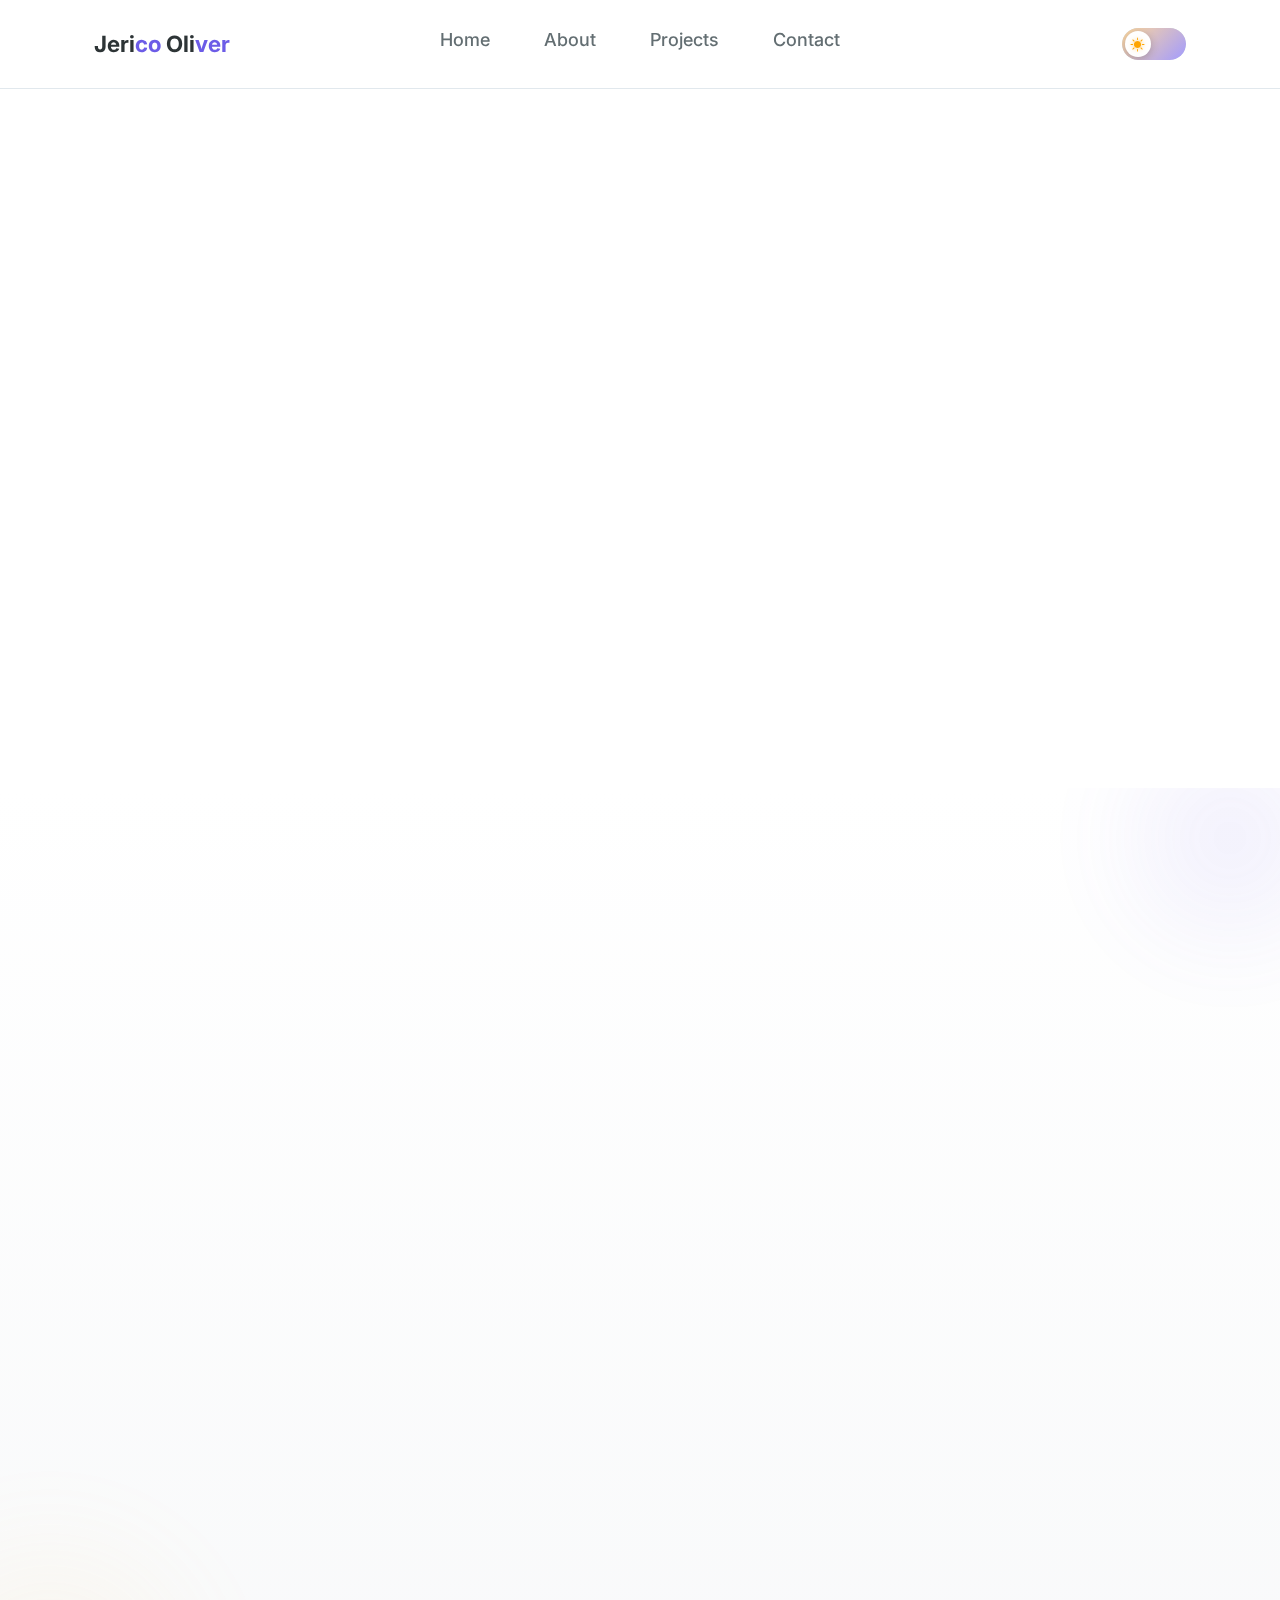
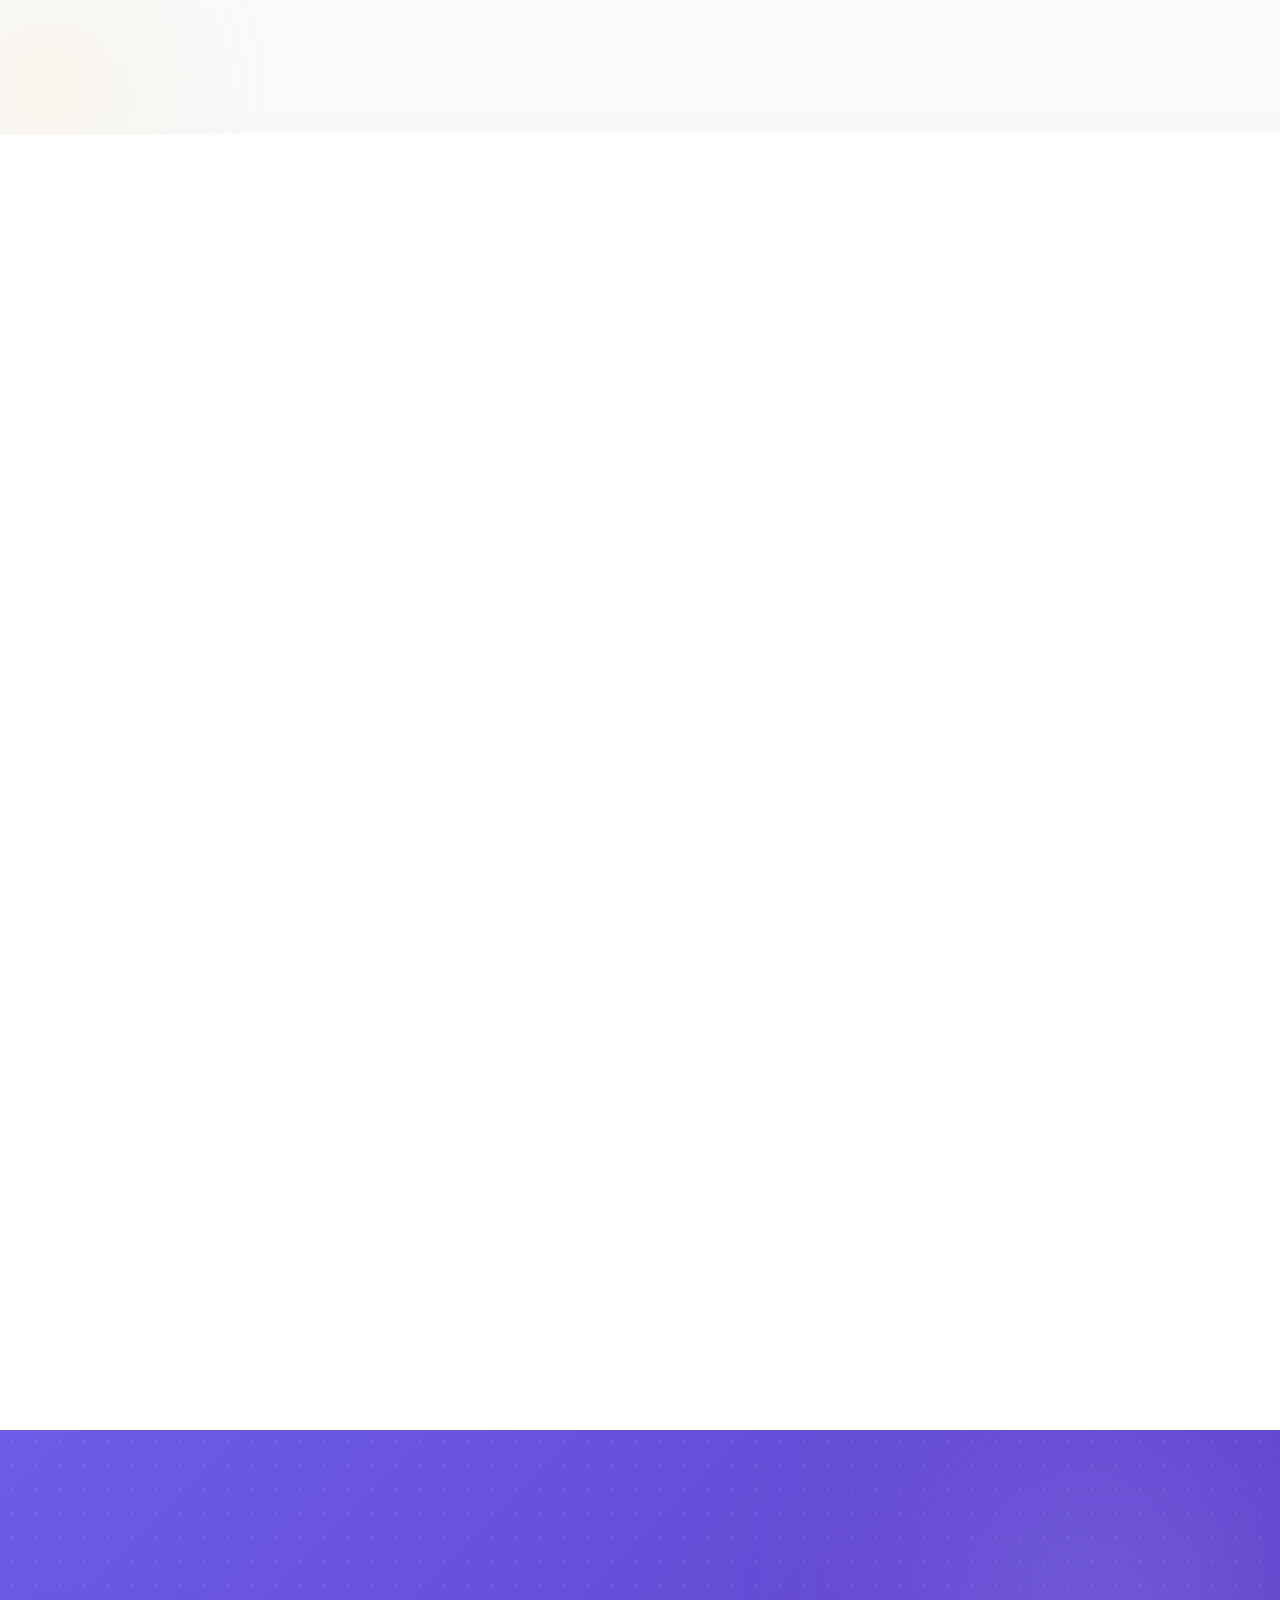
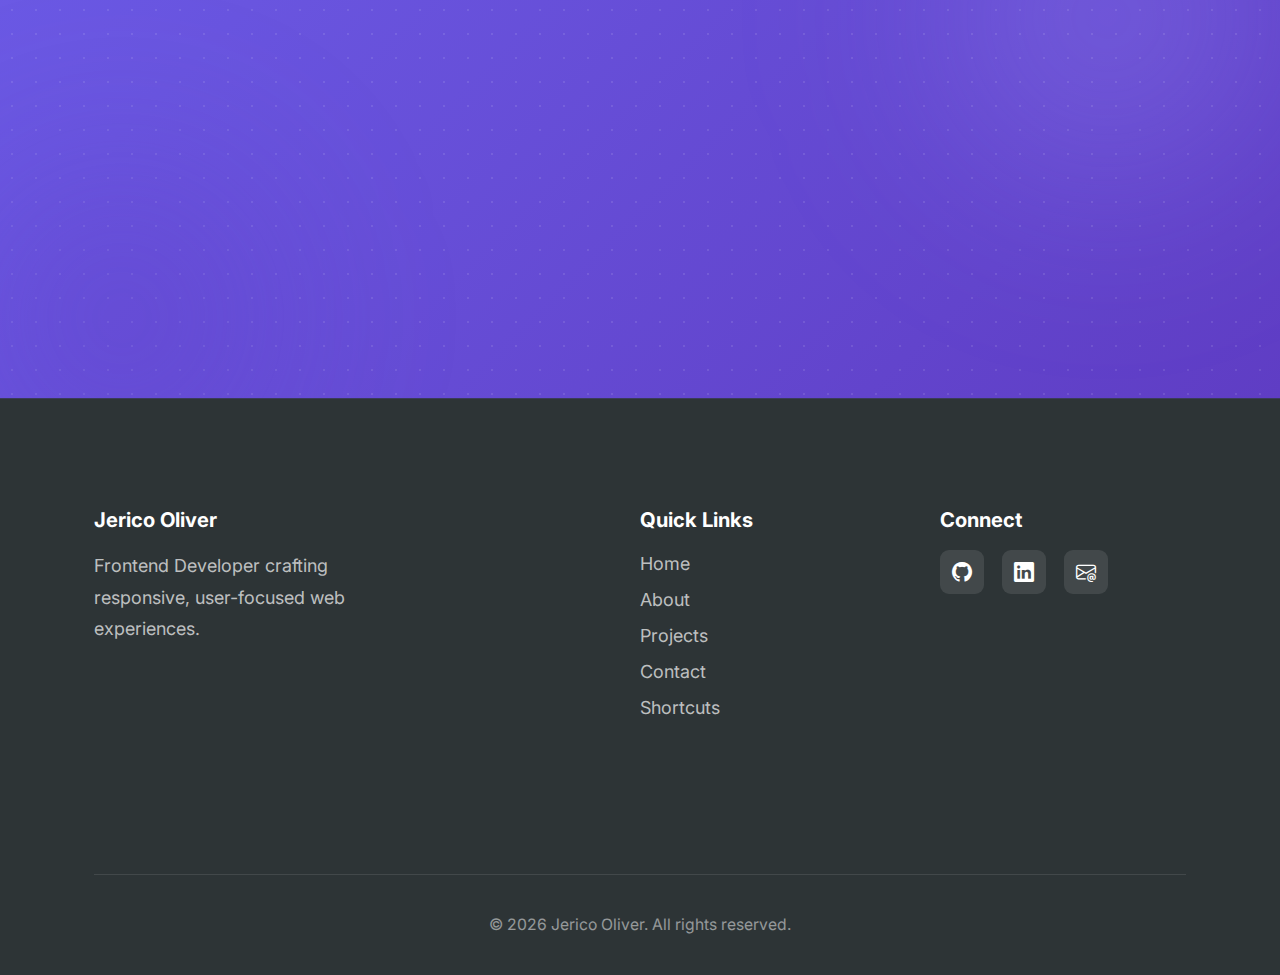
<file: index.html>
<!DOCTYPE html>
<html lang="en">

<head>
	<meta charset="UTF-8">
    <meta name="viewport" content="width=device-width, initial-scale=1.0">
    
    <!-- Primary Meta Tags -->
    <title>Jerico Oliver - Frontend Developer | React & JavaScript Portfolio</title>
    <meta name="title" content="Jerico Oliver - Frontend Developer | React & JavaScript Portfolio">
    <meta name="description" content="Freelance Frontend Developer crafting responsive, user-focused web experiences with React, JavaScript, and modern web technologies. Based in Tarlac City, Philippines. Available for projects.">
    <meta name="keywords" content="frontend developer, react developer, web developer, javascript developer, freelance web developer, portfolio, Jerico Oliver, Tarlac Philippines, web design, UI developer">
    <meta name="author" content="Jerico Oliver">
    <meta name="robots" content="index, follow">
    <meta name="language" content="English">
    <meta name="revisit-after" content="7 days">
    
    <!-- Open Graph / Facebook -->
    <meta property="og:type" content="website">
    <meta property="og:url" content="https://portfolio-hjco.vercel.app/">
    <meta property="og:site_name" content="Jerico Oliver Portfolio">
    <meta property="og:title" content="Jerico Oliver - Frontend Developer | React & JavaScript">
    <meta property="og:description" content="Freelance Frontend Developer specializing in React, JavaScript, and modern web applications. View my portfolio of projects and get in touch for your next project.">
    <meta property="og:image" content="https://portfolio-hjco.vercel.app/assets/img/og-image.jpg">
    <meta property="og:image:width" content="1200">
    <meta property="og:image:height" content="630">
    <meta property="og:image:alt" content="Jerico Oliver - Frontend Developer Portfolio">
    <meta property="og:locale" content="en_US">
    
    <!-- Twitter -->
    <meta name="twitter:card" content="summary_large_image">
    <meta name="twitter:url" content="https://portfolio-hjco.vercel.app/">
    <meta name="twitter:title" content="Jerico Oliver - Frontend Developer | React & JavaScript">
    <meta name="twitter:description" content="Freelance Frontend Developer crafting responsive, user-focused web experiences. View my portfolio and let's work together!">
    <meta name="twitter:image" content="https://portfolio-hjco.vercel.app/assets/img/og-image.jpg">
    <meta name="twitter:image:alt" content="Jerico Oliver Portfolio Preview">
    
    <!-- Canonical URL -->
    <link rel="canonical" href="https://portfolio-hjco.vercel.app/">
    
    <!-- Geo Tags -->
    <meta name="geo.region" content="PH-TAR">
    <meta name="geo.placename" content="Tarlac City">
    <meta name="geo.position" content="15.4817;120.5979">
    <meta name="ICBM" content="15.4817, 120.5979">

	<meta name="theme-color" content="#ffffff" media="(prefers-color-scheme: light)">
	<meta name="theme-color" content="#0f0f23" media="(prefers-color-scheme: dark)">

	<!-- Person Schema -->
	<script type="application/ld+json">
		{
			"@context": "https://schema.org",
			"@type": "Person",
			"name": "Jerico Oliver",
			"alternateName": "Hero Jerico Oliver",
			"jobTitle": "Frontend Developer",
			"description": "Freelance Frontend Developer specializing in React, JavaScript, and modern web applications. Based in Urdaneta City, Philippines.",
			"url": "https://portfolio-hjco.vercel.app/",
			"image": "https://portfolio-hjco.vercel.app/assets/img/me/home.png",
			"sameAs": [
				"https://github.com/jericho066",
				"https://www.linkedin.com/in/hero-jerico-oliver-0a5113389/",
				"https://www.facebook.com/hero.oliver.1/"
			],
			"knowsAbout": [
				"React",
				"JavaScript",
				"HTML",
				"CSS",
				"Frontend Development",
				"Web Development",
				"Responsive Design",
				"UI/UX Design",
				"Bootstrap",
				"Tailwind CSS",
				"Git",
				"Web Accessibility"
			],
			"knowsLanguage": [
				{
					"@type": "Language",
					"name": "English"
				},
				{
					"@type": "Language",
					"name": "Filipino"
				}
			],
			"address": {
				"@type": "PostalAddress",
				"addressLocality": "UrdanetaCity",
				"addressRegion": "Ilocos Region",
				"addressCountry": "PH"
			},
			"email": "oliverjerico97@gmail.com",
			"hasOccupation": {
				"@type": "Occupation",
				"name": "Frontend Developer",
				"occupationLocation": {
					"@type": "City",
					"name": "Urdaneta City"
				},
				"skills": "React, JavaScript, HTML, CSS, Bootstrap, Tailwind CSS, Git, Responsive Design"
			}
		}
	</script>

	<!-- WebSite schema for search box -->
	<script type="application/ld+json">
		{
			"@context": "https://schema.org",
			"@type": "WebSite",
			"name": "Jerico Oliver Portfolio",
			"alternateName": "Jerico Oliver - Frontend Developer",
			"url": "https://portfolio-hjco.vercel.app/",
			"description": "Professional portfolio showcasing frontend development projects, skills, and experience.",
			"author": {
				"@type": "Person",
				"name": "Jerico Oliver"
			},
			"inLanguage": "en-US",
			"copyrightYear": "2025",
			"copyrightHolder": {
				"@type": "Person",
				"name": "Jerico Oliver"
			}
		}
	</script>
	

	<link rel="icon" href="/assets/img/me/logo.png">
	<link rel="preload" as="image" href="/assets/img/me/home.png">
	<link rel="dns-prefetch" href="https://fonts.googleapis.com">

	<!-- Preconnect for performance -->
	<link rel="preconnect" href="https://fonts.googleapis.com">
	<link href="https://fonts.googleapis.com/css2?family=Inter:wght@400;500;600;700;900&display=swap" rel="stylesheet">
	<link rel="stylesheet" href="https://cdn.jsdelivr.net/npm/bootstrap-icons@1.11.3/font/bootstrap-icons.css">

	<!-- Stylesheets -->
	<link rel="stylesheet" href="/assets/css/base.css">
	<link rel="stylesheet" href="/assets/css/layout.css">
	<link rel="stylesheet" href="/assets/css/components.css">
	<link rel="stylesheet" href="/assets/css/utils.css">
</head>

<body>
	<div 
		id="announcer" 
		class="sr-only" 
		role="status" 
		aria-live="polite" 
		aria-atomic="true">
	</div>

	<a href="#featured-projects" class="skip-to-content">Skip to main content</a>
	<a href="#navigation" class="skip-to-content">Skip to navigation</a>

	<div id="header"></div>

	<!-- Main Content -->
	<main id="main-content">
		<!-- Hero Section -->
		<section class="hero">
			<div class="container">
				<div class="grid md:grid-cols-2 gap-2xl items-center">
					<!-- Hero Content -->
					<div class="hero-content" data-animate>
						<p class="text-lg text-purple font-medium mb-md">Hi, I'm Jerico Oliver</p>

						

						<h1 class="hero-title accent-line-top">
							<!-- Static part -->
							<span class="hero-title-static">I'm a</span>
							
							<!-- Animated rotating text -->
							<span class="hero-title-animated">
								<span class="hero-text-item active">Frontend Developer</span>
								<span class="hero-text-item">BSIT Student</span>
								<span class="hero-text-item">Freelancer</span>
								<span class="hero-text-item">Problem Solver</span>
								<span class="hero-text-item">UI/UX Enthusiast</span>
							</span>
						</h1>

						<p class="hero-subtitle">
							I build responsive, user-focused web applications with modern technologies.
							Turning ideas into clean, performant code that delights users.
						</p>


						<!-- Social Links -->
						<div class="hero-social-links">
							<a 
								href="https://www.facebook.com/hero.oliver.1/" 
								target="_blank" 
								rel="noopener noreferrer" 
								class="hero-social-link"
								aria-label="Facebook profile (opens in new tab)"
							>
								<i class="bi bi-facebook" aria-hidden="true"></i>
							</a>

							<a 
								href="https://www.linkedin.com/in/hero-jerico-oliver-0a5113389/" 
								target="_blank" 
								rel="noopener noreferrer" 
								class="hero-social-link"
								aria-label="LinkedIn profile (opens in new tab)"
							>
								<i class="bi bi-linkedin" aria-hidden="true"></i>
							</a>

							<a 
								href="https://github.com/jericho066" 
								target="_blank" 
								rel="noopener noreferrer" 
								class="hero-social-link"
								aria-label="GitHub profile (opens in new tab)"
							>
								<i class="bi bi-github" aria-hidden="true"></i>
							</a>

							<a 
								href="mailto:oliverjerico97@gmail.com" 
								class="hero-social-link" 
								aria-label="Email"
							>
								<i class="bi bi-envelope-at" aria-hidden="true"></i>
							</a>
						</div>
						

						<div class="hero-cta">
							<a href="#featured-projects" class="btn btn-primary btn-lg">View My Work</a>
							<a href="contact.html" class="btn btn-secondary btn-lg">Get In Touch</a>
						</div>
					</div>

					<!-- Hero Image -->
					<div class="hero-image" data-animate>
						<div class="relative">
							<!-- Placeholder for your photo -->
							<div class="hero-image-container">
								<img src="assets/img/me/home.png" alt="" class="hero-profile-image">
							</div>

							<!-- Decorative Elements -->
							<div class="shape deco-circle-purple" style="top: -20px; right: -20px;"></div>
							<div class="shape deco-star" style="bottom: 40px; left: -30px;"></div>
						</div>
					</div>

				</div>
			</div>
		</section>

		<!-- Skills Section -->
		<section class="section-lg section-expertise">
			<div class="container">

				<div class="section-header" data-animate>
					<h2 class="section-title">My Expertise</h2>

					<p class="section-subtitle">
						Specialized skills I bring to every project
					</p>
				</div>

				<div class="grid md:grid-cols-2 lg:grid-cols-4 gap-lg">
					<!-- Skill 1 -->
					<div class="card text-center" data-animate>
						<div class="mb-md">
							<div class="inline-flex items-center justify-center w-16 h-16 bg-primary-light rounded-lg">
								<svg width="32" height="32" fill="none" stroke="currentColor" stroke-width="2" viewBox="0 0 24 24" class="text-purple">
									<path d="M10 20l4-16m4 4l4 4-4 4M6 16l-4-4 4-4" />
								</svg>
							</div>
						</div>

						<h3 class="card-title">React Development</h3>

						<p class="card-description">
							Building scalable single-page applications with React, hooks, and modern component architecture.
						</p>
					</div>

					<!-- Skill 2 -->
					<div class="card text-center" data-animate>
						<div class="mb-md">
							<div class="inline-flex items-center justify-center w-16 h-16 bg-primary-light rounded-lg">
								<svg width="32" height="32" fill="none" stroke="currentColor" stroke-width="2" viewBox="0 0 24 24" class="text-purple">
									<path d="M12 18h.01M7 21h10a2 2 0 002-2V5a2 2 0 00-2-2H7a2 2 0 00-2 2v14a2 2 0 002 2z" />
								</svg>
							</div>
						</div>

						<h3 class="card-title">Responsive Design</h3>
						<p class="card-description">
							Creating mobile-first, pixel-perfect interfaces that work flawlessly across all devices.
						</p>
					</div>

					<!-- Skill 3 -->
					<div class="card text-center" data-animate>
						<div class="mb-md">
							<div class="inline-flex items-center justify-center w-16 h-16 bg-primary-light rounded-lg">
								<svg width="32" height="32" fill="none" stroke="currentColor" stroke-width="2" viewBox="0 0 24 24" class="text-purple">
									<path d="M13 10V3L4 14h7v7l9-11h-7z" />
								</svg>
							</div>
						</div>
						<h3 class="card-title">Performance</h3>
						<p class="card-description">
							Optimizing load times, implementing best practices for lightning-fast user experiences.
						</p>
					</div>

					<!-- Skill 4 -->
					<div class="card text-center" data-animate>
						<div class="mb-md">
							<div class="inline-flex items-center justify-center w-16 h-16 bg-primary-light rounded-lg">
								<svg width="32" height="32" fill="none" stroke="currentColor" stroke-width="2" viewBox="0 0 24 24" class="text-purple">
									<path d="M9 12h6m-6 4h6m2 5H7a2 2 0 01-2-2V5a2 2 0 012-2h5.586a1 1 0 01.707.293l5.414 5.414a1 1 0 01.293.707V19a2 2 0 01-2 2z" />
								</svg>

							</div>
						</div>

						<h3 class="card-title">Clean Code</h3>

						<p class="card-description">
							Writing maintainable, well-documented code following industry standards and best practices.
						</p>
					</div>
				</div>
			</div>
		</section>

		<!-- Featured Projects -->
		<section class="section-lg" id="featured-projects">
			<div class="container">
				<div class="section-header" data-animate>
					<h2 class="section-title">Featured Projects</h2>

					<p class="section-subtitle">
						A selection of my recent work
					</p>
				</div>

				<div class="project-grid">
					<!-- Project 1 - Placeholder -->
					<div class="project-card" data-animate>
						<a href="https://jericho066.github.io/dishlyst/" target="_blank">
							<div class="project-card-image">
								<img src="assets/img/projects/dishlyst/preview.png" alt="">
							</div>
						</a>

						<div class="project-card-body">
							<h3 class="project-card-title">Recipe Finder</h3>
							<p class="project-card-description">
								Dynamic recipe search application powered by TheMealDB API,
								featuring real-time search, detailed recipe instructions,
								and ingredient lists with an intuitive, responsive interface.
							</p>

							<div class="tags mb-md">
								<span class="tag">React</span>
								<span class="tag">API</span>
								
								<span class="tag">CSS</span>
								<span class="tag">LocalStorage</span>
							</div>

							<div class="project-card-footer">
								<div class="project-card-links">
									<a href="https://github.com/jericho066/dishlyst">
										<i class="bi bi-github"></i>
									</a>
									<a href="https://jericho066.github.io/dishlyst/" target="_blank">
										<i class="bi bi-box-arrow-up-right"></i>
									</a>
								</div>

								<a href="/project.html?id=dishlyst" class="project-card-study">Case Study</a>
							</div>
						</div>
					</div>

					<!-- Project 2 - Placeholder -->
					<div class="project-card" data-animate>
						<a href="https://jericho066.github.io/monivra/" target="_blank">
							<div class="project-card-image">
								<img src="assets/img/projects/monivra/preview.png" alt="">
							</div>
						</a>

						<div class="project-card-body">
							<h3 class="project-card-title">Expense Tracker</h3>
							<p class="project-card-description">
								Personal finance web app built with React and Recharts that helps users track income and expenses,
								visualize spending trends, and export data in CSV or JSON format for privacy.
							</p>

							<div class="tags mb-md">
								<span class="tag">React</span>
								<span class="tag">Reacharts</span>
								
								<span class="tag">CSS</span>
								<span class="tag">LocalStorage</span>
							</div>

							<div class="project-card-footer">
								<div class="project-card-links">
									<a href="https://github.com/jericho066/monivra">
										<i class="bi bi-github"></i>
									</a>
									<a href="https://jericho066.github.io/monivra/" target="_blank">
										<i class="bi bi-box-arrow-up-right"></i>
									</a>
								</div>

								<a href="/project.html?id=monivra" class="project-card-study">Case Study</a>
							</div>

						</div>
					</div>

					<!-- Project 3 - Placeholder -->
					<div class="project-card" data-animate>
						<a href="https://creavyn.vercel.app/" target="_blank">
							<div class="project-card-image">
								<img src="assets/img/projects/creavyn/preview.png" alt="">
							</div>
						</a>


						<div class="project-card-body">
							<h3 class="project-card-title">Portfolio Builder</h3>
							<p class="project-card-description">
								A developer-friendly portfolio builder that turns the tedious process of creating a portfolio into a
								quick,
								visual experience with drag-and-drop projects, live preview across devices, and professional templates
								ready to export.
							</p>

							<div class="tags mb-md">
								<span class="tag">React</span>
								<span class="tag">React Router</span>
								<span class="tag">JavaScript</span>
								<span class="tag">CSS</span>
								<span class="tag">LocalStorage</span>
								
							</div>

							<div class="project-card-footer">
								<div class="project-card-links">
									<a href="https://github.com/jericho066/creavyn">
										<i class="bi bi-github"></i>
									</a>
									<a href="https://creavyn.vercel.app/" target="_blank">
										<i class="bi bi-box-arrow-up-right"></i>
									</a>
								</div>

								<a href="/project.html?id=creavyn" class="project-card-study">Case Study</a>
							</div>
						</div>
					</div>
				</div>

				<div class="text-center mt-3xl" data-animate>
					<a href="/projects.html" class="btn btn-secondary btn-lg">View All Projects</a>
				</div>
			</div>
		</section>

		<!-- CTA Section -->
		<section class="section-lg section-cta text-white">
			<div class="section-cta-pattern"></div>
			
			<div class="container text-center">
				<div class="max-w-2xl mx-auto" data-animate>
					<h2 class="text-4xl font-bold mb-md">Let's Build Something Amazing</h2>

					<p class="text-xl mb-2xl opacity-90">
						Have a project in mind? Let's discuss how I can help bring your ideas to life.
					</p>

					<div class="flex gap-md justify-center flex-wrap">
						<a href="/contact.html" class="btn btn-contact btn-lg ">
							Start a Conversation
						</a>

						<a href="/projects.html" class="btn btn-secondary btn-lg" style="border-color: white; color: white;">See My Work</a>
					</div>

				</div>
			</div>
		</section>
	</main>

	
	<div id="footer"></div>

	
	<script src="/assets/js/main.js"></script>
</body>

</html>
</file>
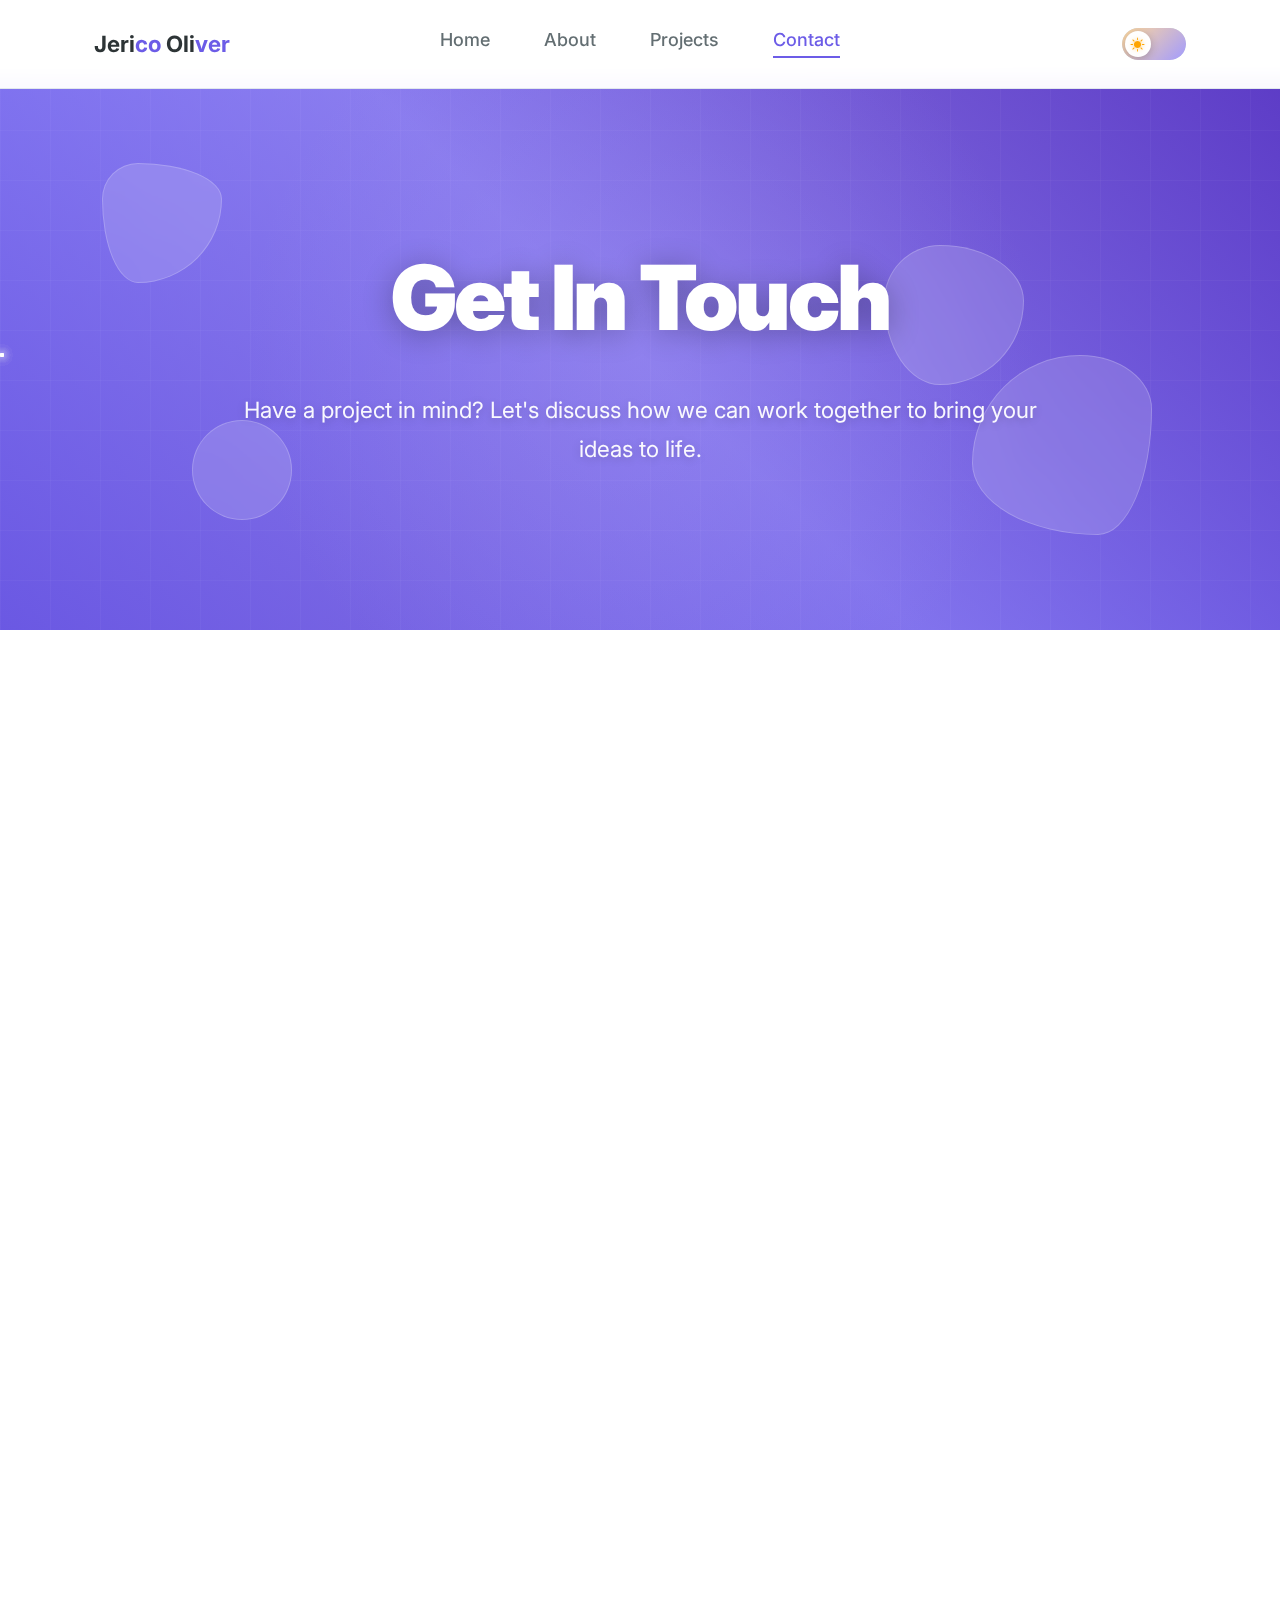
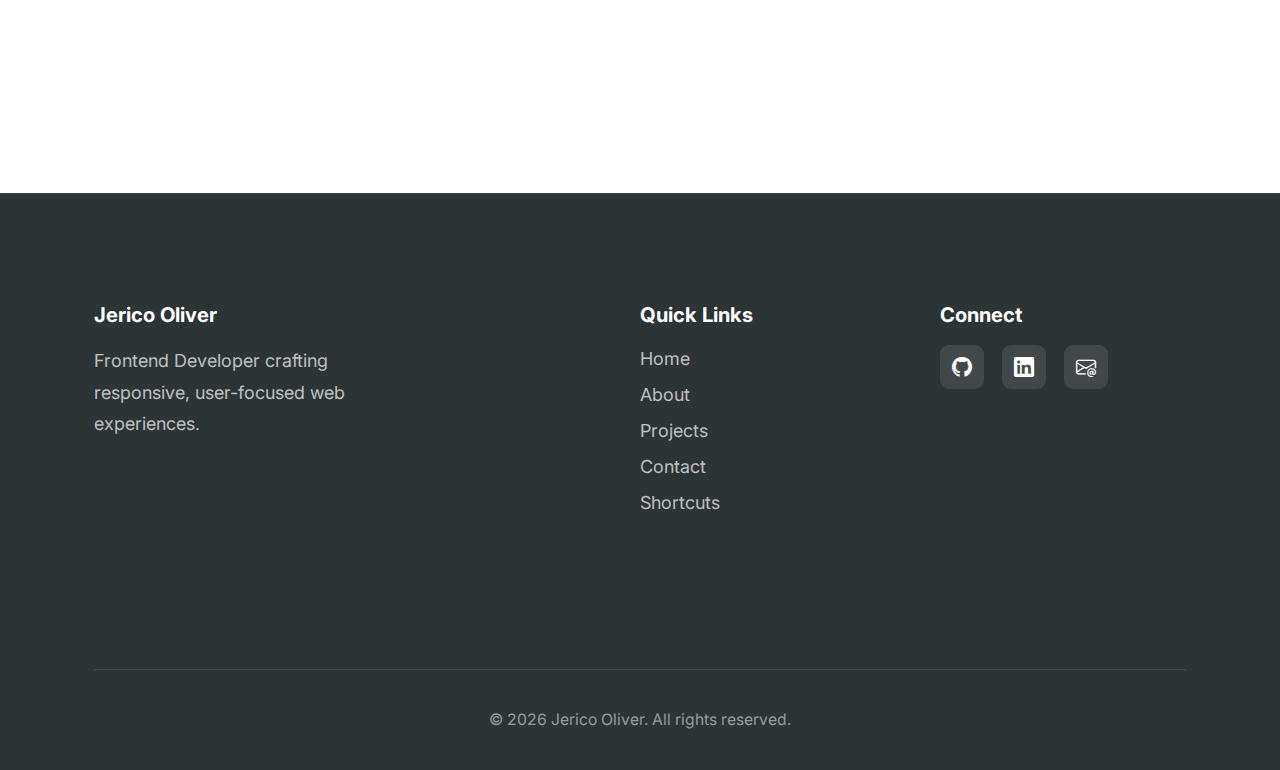
<file: contact.html>
<!DOCTYPE html>
<html lang="en">
<head>
	<meta charset="UTF-8">
	<meta name="viewport" content="width=device-width, initial-scale=1.0">
	<meta name="description" content="Get in touch with Jerico Oliver for web development projects, collaborations, or job opportunities.">
	<meta name="keywords" content="contact, hire developer, web development services, Jerico Oliver">
	<meta name="author" content="Jerico Oliver">

	<meta name="theme-color" content="#ffffff" media="(prefers-color-scheme: light)">
	<meta name="theme-color" content="#0f0f23" media="(prefers-color-scheme: dark)">
	
	<title>Contact - Jerico Oliver</title>
	
	<link rel="icon" href="/assets/img/me/logo.png">
	
	<!-- Fonts -->
	<link rel="preconnect" href="https://fonts.googleapis.com">
	<link href="https://fonts.googleapis.com/css2?family=Inter:wght@400;500;600;700&display=swap" rel="stylesheet">
	<link rel="stylesheet" href="https://cdn.jsdelivr.net/npm/bootstrap-icons@1.11.3/font/bootstrap-icons.css">
	
	<!-- Stylesheets -->
	<link rel="stylesheet" href="/assets/css/base.css">
	<link rel="stylesheet" href="/assets/css/layout.css">
	<link rel="stylesheet" href="/assets/css/components.css">
	<link rel="stylesheet" href="/assets/css/utils.css">
</head>

<body>
	<div 
		id="announcer" 
		class="sr-only" 
		role="status" 
		aria-live="polite" 
		aria-atomic="true">
	</div>

	<a href="#main-content" class="skip-to-content">Skip to main content</a>
	<a href="#navigation" class="skip-to-content">Skip to navigation</a>
	
	<!-- Header -->
	<div id="header"></div>
	
	<!-- Main Content -->
	<main id="main-content">
		<!-- Page Header -->
		<section class="page-hero">
			<div class="page-hero-pattern"></div>
			<div class="page-hero-shape page-hero-shape-1"></div>
			<div class="page-hero-shape page-hero-shape-2"></div>
			<div class="page-hero-shape page-hero-shape-3"></div>
			<div class="page-hero-shape page-hero-shape-4"></div>
			<div class="page-hero-sparkle"></div>
			<div class="page-hero-sparkle"></div>
			<div class="page-hero-sparkle"></div>
			<div class="page-hero-sparkle"></div>
			<div class="page-hero-sparkle"></div>
			<div class="container text-center">
				<h1>Get In Touch</h1>
				<p>
					Have a project in mind? Let's discuss how we can work together to bring your ideas to life.
				</p>
			</div>
		</section>
		
		<!-- Contact Section -->
		<section class="section-lg">
			<div class="container">
				<div class="grid md:grid-cols-2 gap-3xl">
					<!-- Contact Form -->
					<div data-animate>
						<h2 class="text-3xl font-bold mb-lg">Send Me a Message</h2>
						<p class="text-secondary mb-2xl">
							Fill out the form below and I'll get back to you within 24 hours. 
							Please include details about your project and timeline.
							<!-- TODO: add: "and budget" at the later -->
						</p>
						
						<form id="contactForm" class="contact-form" novalidate>
							<!-- Name -->
							<div class="form-group">
								<label for="name" class="form-label">
									Your Name 
									<span aria-label="required" class="required-indicator">*</span>
								</label>

								<input 
									type="text" 
									id="name" 
									name="name" 
									class="form-input" 
									placeholder="Name"
									aria-required="true"
									aria-invalid="false"
									aria-describedby="name-error"
									required
								>
								<span id="name-error" class="error-message" role="alert"></span>
							</div>
							
							<!-- Email -->
							<div class="form-group">
								<label for="email" class="form-label">
									Email Address 
									<span aria-label="required" class="required-indicator">*</span>
								</label>
								<input 
									type="email" 
									id="email" 
									name="email" 
									class="form-input" 
									placeholder="Email"
									aria-required="true"
									aria-invalid="false"
									aria-describedby="name-error"
									required
								>
								<span id="name-error" class="error-message" role="alert"></span>
							</div>
							
							<!-- Project Type -->
							<div class="form-group">
								<label for="projectType" class="form-label">Project Type</label>
								<select id="projectType" name="projectType" class="form-select">
									<option value="">Select a project type</option>
									<option value="website">Website Development</option>
									<option value="webapp">Web Application</option>
									<option value="redesign">Website Redesign</option>
									<option value="maintenance">Maintenance & Support</option>
									<option value="consulting">Consulting</option>
									<option value="other">Other</option>
								</select>
							</div>
							
							<!-- Budget -->
							<!-- <div class="form-group">
								<label for="budget" class="form-label">Budget Range (Optional)</label>
								<select id="budget" name="budget" class="form-select">
									<option value="">Select a budget range</option>
									<option value="small">Less than $5,000</option>
									<option value="medium">$5,000 - $15,000</option>
									<option value="large">$15,000 - $30,000</option>
									<option value="enterprise">$30,000+</option>
								</select>
							</div> -->
							
							<!-- Message -->
							<div class="form-group">
								<label for="message" class="form-label">
									Your Message
									<span aria-label="required" class="required-indicator">*</span>
								</label>
								<textarea 
									id="message" 
									name="message" 
									class="form-textarea" 
									placeholder="Tell me about your project, timeline, and any specific requirements..."
									aria-required="true"
									aria-invalid="false"
									aria-describedby="name-error"
									required
								></textarea>
							</div>
							
							<!-- Honeypot -->
							<input type="text" name="honeypot" style="display: none;" tabindex="-1" autocomplete="off">
							
							<!-- Submit Button -->
							<button type="submit" class="btn btn-primary btn-lg w-full">
								Send Message
							</button>
							
							<!-- Form Messages -->
							<div id="formMessage" class="mt-md"></div>
						</form>
					</div>
					
					<!-- Contact Info -->
					<div data-animate>
						<h2 class="text-3xl font-bold mb-lg">Other Ways to Connect</h2>
						
						<!-- Email -->
						<div class="card mb-lg">
							<div class="flex items-start gap-md">
								<div class="social-icon">
									<svg width="24" height="24" fill="none" stroke="currentColor" stroke-width="2" viewBox="0 0 24 24" class="text-purple">
										<path d="M3 8l7.89 5.26a2 2 0 002.22 0L21 8M5 19h14a2 2 0 002-2V7a2 2 0 00-2-2H5a2 2 0 00-2 2v10a2 2 0 002 2z"/>
									</svg>
								</div>
								
								<div>
									<h3 class="font-semibold mb-sm">Email</h3>
									<a href="mailto:hello@jericooliver.com" class="text-purple">oliverjerico97@gmail.com</a>
								</div>
							</div>
						</div>
						
						<!-- LinkedIn -->
						<div class="card mb-lg">
							<div class="flex items-start gap-md">
								<div class="social-icon">
									<svg width="24" height="24" fill="currentColor" viewBox="0 0 24 24" class="text-purple">
										<path d="M20.447 20.452h-3.554v-5.569c0-1.328-.027-3.037-1.852-3.037-1.853 0-2.136 1.445-2.136 2.939v5.667H9.351V9h3.414v1.561h.046c.477-.9 1.637-1.85 3.37-1.85 3.601 0 4.267 2.37 4.267 5.455v6.286zM5.337 7.433c-1.144 0-2.063-.926-2.063-2.065 0-1.138.92-2.063 2.063-2.063 1.14 0 2.064.925 2.064 2.063 0 1.139-.925 2.065-2.064 2.065zm1.782 13.019H3.555V9h3.564v11.452zM22.225 0H1.771C.792 0 0 .774 0 1.729v20.542C0 23.227.792 24 1.771 24h20.451C23.2 24 24 23.227 24 22.271V1.729C24 .774 23.2 0 22.222 0h.003z"/>
									</svg>
								</div>

								<div>
									<h3 class="font-semibold mb-sm">LinkedIn</h3>
									<a href="https://www.linkedin.com/in/hero-jerico-oliver-0a5113389/" target="_blank" rel="noopener" class="text-purple">Connect on LinkedIn</a>
								</div>
							</div>
						</div>
						
						<!-- GitHub -->
						<div class="card mb-lg">
							<div class="flex items-start gap-md">
								<div class="social-icon">
									<svg width="24" height="24" fill="currentColor" viewBox="0 0 24 24" class="text-purple">
										<path d="M12 0C5.37 0 0 5.37 0 12c0 5.31 3.435 9.795 8.205 11.385.6.105.825-.255.825-.57 0-.285-.015-1.23-.015-2.235-3.015.555-3.795-.735-4.035-1.41-.135-.345-.72-1.41-1.23-1.695-.42-.225-1.02-.78-.015-.795.945-.015 1.62.87 1.845 1.23 1.08 1.815 2.805 1.305 3.495.99.105-.78.42-1.305.765-1.605-2.67-.3-5.46-1.335-5.46-5.925 0-1.305.465-2.385 1.23-3.225-.12-.3-.54-1.53.12-3.18 0 0 1.005-.315 3.3 1.23.96-.27 1.98-.405 3-.405s2.04.135 3 .405c2.295-1.56 3.3-1.23 3.3-1.23.66 1.65.24 2.88.12 3.18.765.84 1.23 1.905 1.23 3.225 0 4.605-2.805 5.625-5.475 5.925.435.375.81 1.095.81 2.22 0 1.605-.015 2.895-.015 3.3 0 .315.225.69.825.57A12.02 12.02 0 0024 12c0-6.63-5.37-12-12-12z"/>
									</svg>
								</div>

								<div>
									<h3 class="font-semibold mb-sm">GitHub</h3>
									<a href="https://github.com/jericho066" target="_blank" rel="noopener" class="text-purple">View my code</a>
								</div>
							</div>
						</div>
						
						<!-- Availability -->
						<!-- <div class="card" style="background: var(--color-success); color: white;">
							<h3 class="font-semibold mb-sm" style="color: white;">Current Availability</h3>
							<p style="color: rgba(255,255,255,0.9);">
								Available for new projects starting January 2026
							</p>
						</div> -->
					</div>
				</div>

			</div>
		</section>
	</main>
	
	<!-- Footer -->
	<div id="footer"></div>
	
	<script src="/assets/js/main.js"></script>
	<script src="/assets/js/form.js"></script>
</body>
</html>
</file>
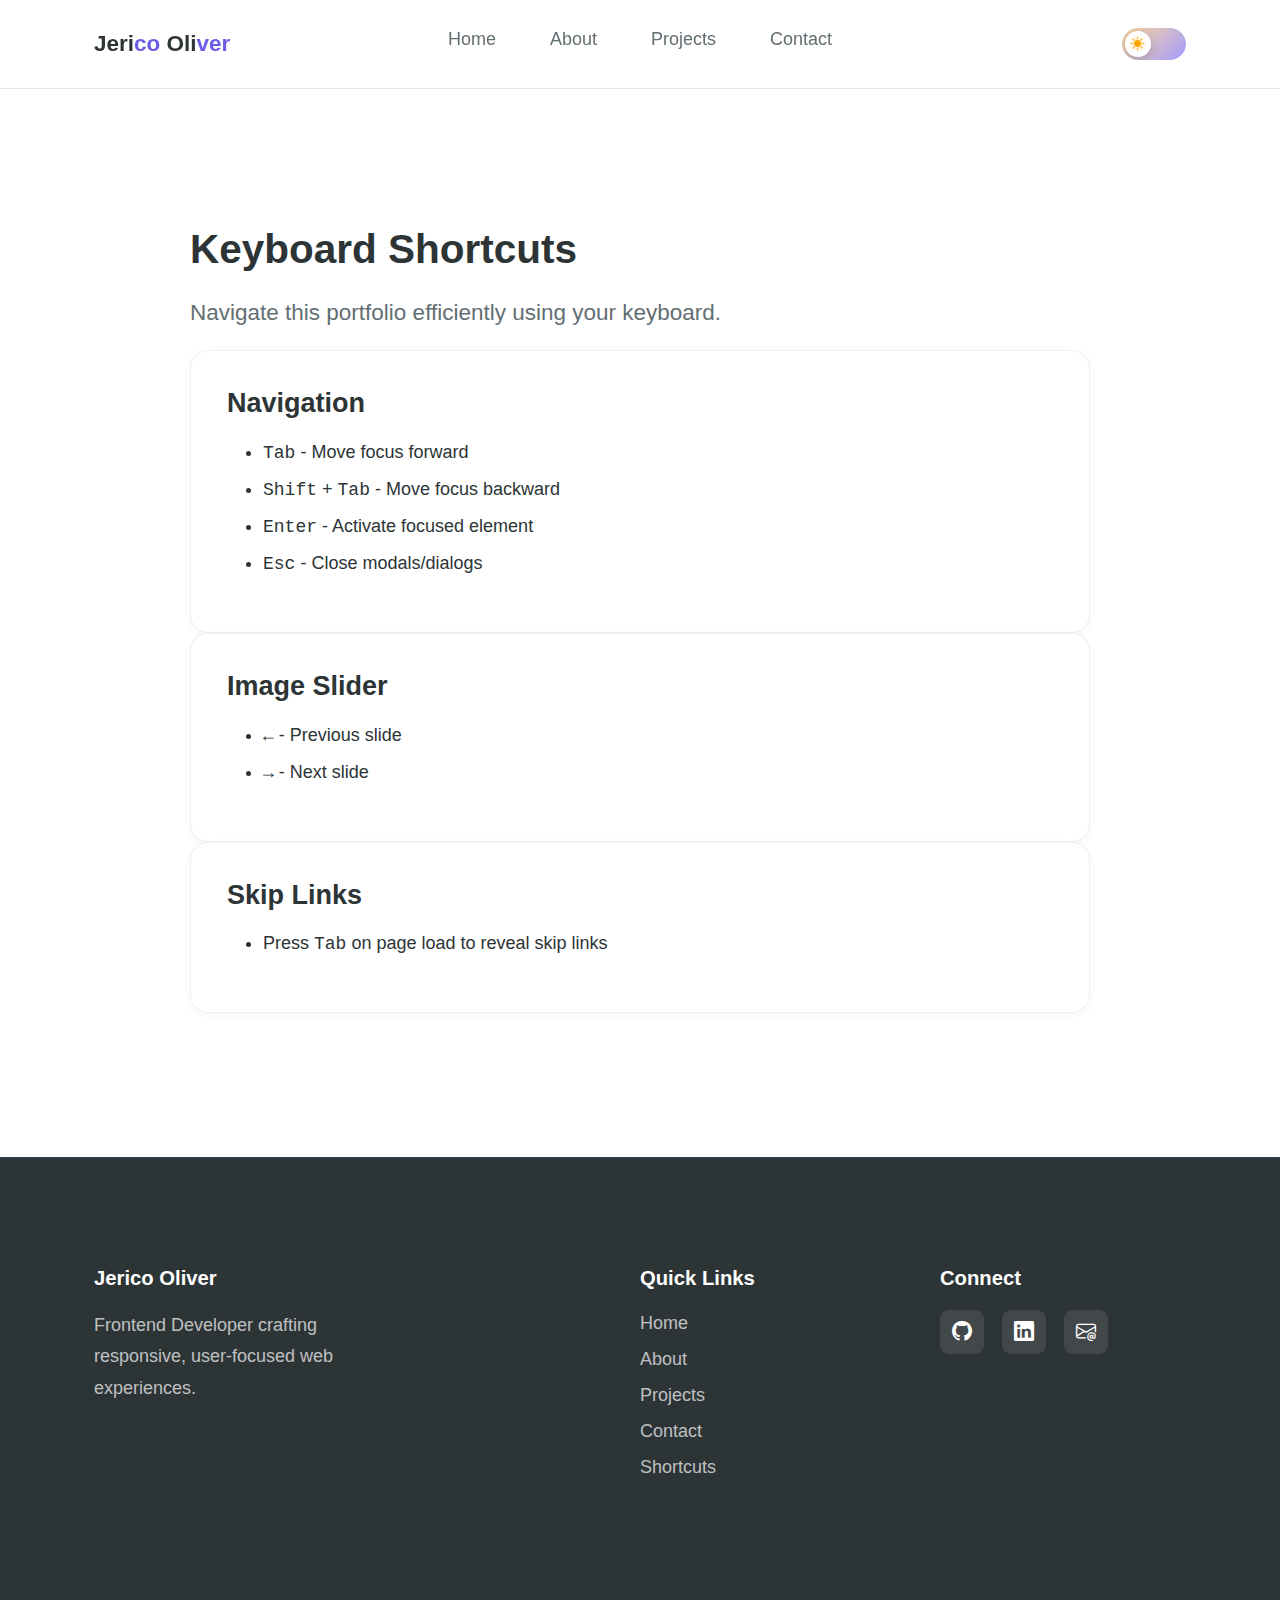
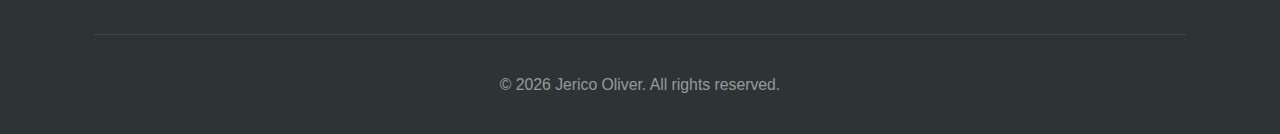
<file: keyboard-shortcuts.html>
<!DOCTYPE html>
<html lang="en">
<head>
    <meta charset="UTF-8">
    <meta name="viewport" content="width=device-width, initial-scale=1.0">
    <title>Keyboard Shortcuts - Jerico Oliver</title>
    <link rel="stylesheet" href="/assets/css/base.css">
    <link rel="stylesheet" href="/assets/css/layout.css">
    <link rel="stylesheet" href="/assets/css/components.css">
    
    <link rel="icon" href="/assets/img/me/logo.png">
	<link rel="stylesheet" href="https://cdn.jsdelivr.net/npm/bootstrap-icons@1.11.3/font/bootstrap-icons.css">
</head>
<body>
    <div id="header"></div>
    
    <main id="main-content" class="section-lg">
        <div class="container">
            <div class="max-w-3xl mx-auto">
                <h1 class="text-4xl font-bold mb-lg">Keyboard Shortcuts</h1>
                
                <p class="text-xl text-secondary mb-2xl">
                    Navigate this portfolio efficiently using your keyboard.
                </p>
                
                <div class="card mb-xl">
                    <h2 class="text-2xl font-bold mb-md">Navigation</h2>
                    <ul class="shortcuts-list">
                        <li>
                            <kbd>Tab</kbd> - Move focus forward
                        </li>
                        <li>
                            <kbd>Shift</kbd> + <kbd>Tab</kbd> - Move focus backward
                        </li>
                        <li>
                            <kbd>Enter</kbd> - Activate focused element
                        </li>
                        <li>
                            <kbd>Esc</kbd> - Close modals/dialogs
                        </li>
                    </ul>
                </div>
                
                <div class="card mb-xl">
                    <h2 class="text-2xl font-bold mb-md">Image Slider</h2>
                    <ul class="shortcuts-list">
                        <li>
                            <kbd>←</kbd> - Previous slide
                        </li>
                        <li>
                            <kbd>→</kbd> - Next slide
                        </li>
                    </ul>
                </div>
                
                <div class="card">
                    <h2 class="text-2xl font-bold mb-md">Skip Links</h2>
                    <ul class="shortcuts-list">
                        <li>
                            Press <kbd>Tab</kbd> on page load to reveal skip links
                        </li>
                    </ul>
                </div>
            </div>
        </div>

    </main>
    
    <div id="footer"></div>

    <script src="/assets/js/main.js"></script>
</body>
</html>
</file>
<file: assets/css/layout.css>
/* =========================================== */
/* ==== LAYOUT.CSS - Layout & Grid Styles ==== */
/* =========================================== */

/** CONTAINER */
.container {
  width: 100%;
  max-width: 1200px;
  margin-left: auto;
  margin-right: auto;
  padding-left: var(--space-lg);
  padding-right: var(--space-lg);
}

@media (min-width: 768px) {
  .container {
    padding-left: var(--space-2xl);
    padding-right: var(--space-2xl);
  }
}

/** GRID SYSTEM */
.grid {
  display: grid;
  gap: var(--space-lg);
}

/* Grid Columns */
.grid-cols-1 {
  grid-template-columns: repeat(1, 1fr);
}
.grid-cols-2 {
  grid-template-columns: repeat(2, 1fr);
}
.grid-cols-3 {
  grid-template-columns: repeat(3, 1fr);
}
.grid-cols-4 {
  grid-template-columns: repeat(4, 1fr);
}

/* Responsive Grid - Tablet */
@media (min-width: 768px) {
  .md\:grid-cols-2 {
    grid-template-columns: repeat(2, 1fr);
  }
  .md\:grid-cols-3 {
    grid-template-columns: repeat(3, 1fr);
  }
  .md\:grid-cols-4 {
    grid-template-columns: repeat(4, 1fr);
  }
}

/* Responsive Grid - Desktop */
@media (min-width: 1024px) {
  .lg\:grid-cols-2 {
    grid-template-columns: repeat(2, 1fr);
  }
  .lg\:grid-cols-3 {
    grid-template-columns: repeat(3, 1fr);
  }
  .lg\:grid-cols-4 {
    grid-template-columns: repeat(4, 1fr);
  }
}

/* Gap Utilities */
.gap-sm {
  gap: var(--space-sm);
}
.gap-md {
  gap: var(--space-md);
}
.gap-lg {
  gap: var(--space-lg);
}
.gap-xl {
  gap: var(--space-xl);
}
.gap-2xl {
  gap: var(--space-2xl);
}
.gap-3xl {
  gap: var(--space-3xl);
}

/** FLEXBOX UTILITIES */
.flex {
  display: flex;
}

.flex-wrap {
  flex-wrap: wrap;
}

.flex-col {
  flex-direction: column;
}

.items-start {
  align-items: flex-start;
}
.items-center {
  align-items: center;
}
.items-end {
  align-items: flex-end;
}

.justify-start {
  justify-content: flex-start;
}
.justify-center {
  justify-content: center;
}
.justify-end {
  justify-content: flex-end;
}
.justify-between {
  justify-content: space-between;
}

.flex-1 {
  flex: 1;
}
.flex-shrink-0 {
  flex-shrink: 0;
}

/** SECTIONS  */
section {
  position: relative;
}

.section-sm {
  padding-top: var(--space-3xl);
  padding-bottom: var(--space-3xl);
}

.section-lg {
  padding-top: var(--space-4xl);
  padding-bottom: var(--space-4xl);
}

/* Enhanced section styling */
.section-expertise {
  background: linear-gradient(180deg, #ffffff 0%, #f8f9fa 100%);
  position: relative;
  overflow: hidden;
}

/* Modern decorative elements */
.section-expertise::before,
.section-expertise::after {
  content: '';
  position: absolute;
  border-radius: 50%;
  opacity: 0.1;
  filter: blur(40px);
  transition: transform 0.6s ease-out;
}

.section-expertise::before {
  top: -100px;
  right: -100px;
  width: 300px;
  height: 300px;
  background: radial-gradient(circle, var(--color-primary) 0%, transparent 70%);
  animation: pulseGlow 8s infinite alternate ease-in-out;
}

.section-expertise::after {
  bottom: -150px;
  left: -150px;
  width: 400px;
  height: 400px;
  background: radial-gradient(circle, var(--color-warning) 0%, transparent 70%);
  animation: pulseGlow 8s infinite alternate-reverse ease-in-out;
}

.section-expertise:hover::before {
  transform: scale(1.1) translate(-20px, 20px);
}

.section-expertise:hover::after {
  transform: scale(1.1) translate(20px, -20px);
}

@keyframes pulseGlow {
  0% {
    opacity: 0.05;
    transform: scale(1);
  }
  100% {
    opacity: 0.15;
    transform: scale(1.1);
  }
}

@media (min-width: 768px) {
  .section-sm {
    padding-top: var(--space-4xl);
    padding-bottom: var(--space-4xl);
  }

  .section-lg {
    padding-top: var(--space-5xl);
    padding-bottom: var(--space-5xl);
  }
}

/* Background Variations */
.bg-surface {
  background-color: var(--color-surface);
}

.bg-primary {
  background-color: var(--color-primary);
}

/* Page Header Styling */
.page-header {
  position: relative;
  padding: var(--space-5xl) 0;
  background: linear-gradient(
    180deg,
    var(--color-surface) 0%,
    rgba(248, 249, 250, 0.8) 100%
  );
  overflow: hidden;
  border-bottom: 1px solid rgba(108, 92, 231, 0.1);
}

.page-header::before,
.page-header::after {
  content: '';
  position: absolute;
  width: 600px;
  height: 600px;
  border-radius: 50%;
  filter: blur(80px);
  opacity: 0.1;
  animation: float 20s infinite alternate ease-in-out;
}

.page-header::before {
  background: radial-gradient(circle, var(--color-primary) 0%, transparent 70%);
  top: -300px;
  right: -200px;
  animation-delay: -10s;
}

.page-header::after {
  background: radial-gradient(circle, var(--color-warning) 0%, transparent 70%);
  bottom: -400px;
  left: -200px;
}

.page-header .container {
  position: relative;
}

.page-header h1 {
  background: linear-gradient(
    135deg,
    var(--text-primary) 0%,
    var(--color-primary) 100%
  );
  -webkit-background-clip: text;
  -webkit-text-fill-color: transparent;
  background-clip: text;
  color: transparent;
  margin-bottom: var(--space-lg);
  position: relative;
  z-index: 1;
  font-size: calc(var(--font-size-4xl) * 1.2);
  letter-spacing: -0.02em;
  transform: translateY(20px);
  opacity: 0;
  animation: slideUp 0.6s forwards ease-out;
}

.page-header p {
  color: var(--text-secondary);
  line-height: var(--line-height-relaxed);
  position: relative;
  z-index: 1;
  font-size: var(--font-size-lg);
  max-width: 600px;
  transform: translateY(20px);
  opacity: 0;
  animation: slideUp 0.6s 0.2s forwards ease-out;
}

/* Decorative elements */
.page-header .deco-line {
  position: absolute;
  height: 3px;
  background: linear-gradient(90deg, var(--color-primary), transparent);
  width: 100px;
  top: 50%;
  right: -50px;
  transform: rotate(-45deg);
  opacity: 0.2;
}

.page-header .deco-dots {
  position: absolute;
  width: 200px;
  height: 200px;
  background-image: radial-gradient(
    circle,
    var(--color-primary) 1px,
    transparent 1px
  );
  background-size: 20px 20px;
  opacity: 0.1;
  top: 20%;
  right: 5%;
  transform: rotate(30deg);
  animation: float 15s infinite alternate ease-in-out;
}

@keyframes float {
  0% {
    transform: translate(0, 0) rotate(0deg);
  }
  100% {
    transform: translate(20px, 20px) rotate(5deg);
  }
}

@keyframes slideUp {
  from {
    transform: translateY(20px);
    opacity: 0;
  }
  to {
    transform: translateY(0);
    opacity: 1;
  }
}

/** PAGE HERO SECTIONS */
.page-hero {
  background: linear-gradient(135deg, #6c5ce7 0%, #5f3dc4 50%, #4834df 100%);
  padding: var(--space-5xl) 0;
  position: relative;
  overflow: hidden;
  min-height: 550px;
  display: flex;
  align-items: center;
}

/* Animated gradient background */
.page-hero::before {
  content: '';
  position: absolute;
  top: 0;
  left: 0;
  right: 0;
  bottom: 0;
  background: linear-gradient(
    45deg,
    rgba(108, 92, 231, 0.8) 0%,
    rgba(162, 155, 254, 0.6) 50%,
    rgba(95, 61, 196, 0.8) 100%
  );
  animation: gradient-shift 15s ease infinite;
  z-index: 0;
}

@keyframes gradient-shift {
  0%,
  100% {
    transform: translate(0, 0) scale(1);
  }
  50% {
    transform: translate(5%, 5%) scale(1.1);
  }
}

/* Grid pattern with animation */
.page-hero-pattern {
  position: absolute;
  top: 0;
  left: 0;
  right: 0;
  bottom: 0;
  background-image: linear-gradient(
      rgba(255, 255, 255, 0.03) 1px,
      transparent 1px
    ),
    linear-gradient(90deg, rgba(255, 255, 255, 0.03) 1px, transparent 1px);
  background-size: 50px 50px;
  animation: pattern-move 20s linear infinite;
  z-index: 1;
}

@keyframes pattern-move {
  0% {
    background-position: 0 0;
  }
  100% {
    background-position: 50px 50px;
  }
}

/* Large glowing orbs */
.page-hero::after {
  content: '';
  position: absolute;
  top: 50%;
  left: 50%;
  transform: translate(-50%, -50%);
  width: 800px;
  height: 800px;
  background: radial-gradient(
    circle,
    rgba(162, 155, 254, 0.3) 0%,
    transparent 70%
  );
  border-radius: 50%;
  animation: pulse-glow 8s ease-in-out infinite;
  z-index: 0;
}

@keyframes pulse-glow {
  0%,
  100% {
    transform: translate(-50%, -50%) scale(1);
    opacity: 0.3;
  }
  50% {
    transform: translate(-50%, -50%) scale(1.2);
    opacity: 0.5;
  }
}

.page-hero .container {
  position: relative;
  z-index: 2;
}

.page-hero h1 {
  color: white;
  font-size: clamp(2.5rem, 7vw, 5rem);
  font-weight: var(--font-weight-black);
  margin-bottom: var(--space-xl);
  text-shadow: 0 4px 30px rgba(0, 0, 0, 0.3);
  letter-spacing: -0.03em;
  animation: title-entrance 0.8s ease-out;
}

@keyframes title-entrance {
  from {
    opacity: 0;
    transform: translateY(30px);
  }
  to {
    opacity: 1;
    transform: translateY(0);
  }
}

.page-hero p {
  color: rgba(255, 255, 255, 0.95);
  font-size: clamp(1rem, 2vw, 1.25rem);
  line-height: var(--line-height-relaxed);
  max-width: 800px;
  margin: 0 auto;
  text-shadow: 0 2px 10px rgba(0, 0, 0, 0.2);
  animation: subtitle-entrance 0.8s ease-out 0.2s both;
}

@keyframes subtitle-entrance {
  from {
    opacity: 0;
    transform: translateY(20px);
  }
  to {
    opacity: 1;
    transform: translateY(0);
  }
}

/* Animated floating particles */
.page-hero-shape {
  position: absolute;
  background: rgba(255, 255, 255, 0.15);
  backdrop-filter: blur(10px);
  border: 1px solid rgba(255, 255, 255, 0.2);
  z-index: 1;
}

.page-hero-shape-1 {
  width: 120px;
  height: 120px;
  border-radius: 30% 70% 70% 30% / 30% 30% 70% 70%;
  top: 15%;
  left: 8%;
  animation: float-morph-1 20s ease-in-out infinite;
}

.page-hero-shape-2 {
  width: 180px;
  height: 180px;
  border-radius: 60% 40% 30% 70% / 60% 30% 70% 40%;
  top: 50%;
  right: 10%;
  animation: float-morph-2 18s ease-in-out infinite;
}

.page-hero-shape-3 {
  width: 100px;
  height: 100px;
  border-radius: 50%;
  bottom: 20%;
  left: 15%;
  animation: float-morph-3 22s ease-in-out infinite;
}

.page-hero-shape-4 {
  width: 140px;
  height: 140px;
  border-radius: 40% 60% 60% 40% / 40% 40% 60% 60%;
  top: 30%;
  right: 20%;
  animation: float-morph-4 16s ease-in-out infinite;
}

@keyframes float-morph-1 {
  0%,
  100% {
    transform: translate(0, 0) rotate(0deg);
    border-radius: 30% 70% 70% 30% / 30% 30% 70% 70%;
  }
  25% {
    transform: translate(30px, -30px) rotate(90deg);
    border-radius: 60% 40% 30% 70% / 60% 30% 70% 40%;
  }
  50% {
    transform: translate(-20px, -40px) rotate(180deg);
    border-radius: 40% 60% 60% 40% / 40% 60% 60% 40%;
  }
  75% {
    transform: translate(-40px, 20px) rotate(270deg);
    border-radius: 70% 30% 30% 70% / 30% 70% 70% 30%;
  }
}

@keyframes float-morph-2 {
  0%,
  100% {
    transform: translate(0, 0) rotate(0deg) scale(1);
    border-radius: 60% 40% 30% 70% / 60% 30% 70% 40%;
  }
  33% {
    transform: translate(-30px, 40px) rotate(120deg) scale(1.1);
    border-radius: 40% 60% 70% 30% / 40% 70% 30% 60%;
  }
  66% {
    transform: translate(40px, -30px) rotate(240deg) scale(0.9);
    border-radius: 70% 30% 40% 60% / 70% 40% 60% 30%;
  }
}

@keyframes float-morph-3 {
  0%,
  100% {
    transform: translate(0, 0) scale(1);
  }
  50% {
    transform: translate(50px, -50px) scale(1.2);
  }
}

@keyframes float-morph-4 {
  0%,
  100% {
    transform: translate(0, 0) rotate(0deg);
    border-radius: 40% 60% 60% 40% / 40% 40% 60% 60%;
  }
  50% {
    transform: translate(-50px, 30px) rotate(180deg);
    border-radius: 60% 40% 40% 60% / 60% 60% 40% 40%;
  }
}

/* Sparkle effects */
.page-hero-sparkle {
  position: absolute;
  width: 4px;
  height: 4px;
  background: white;
  border-radius: 50%;
  box-shadow: 0 0 10px rgba(255, 255, 255, 0.8);
  animation: sparkle 3s ease-in-out infinite;
  z-index: 1;
}

.page-hero-sparkle:nth-child(1) {
  top: 20%;
  left: 20%;
  animation-delay: 0s;
}
.page-hero-sparkle:nth-child(2) {
  top: 40%;
  right: 25%;
  animation-delay: 0.5s;
}
.page-hero-sparkle:nth-child(3) {
  bottom: 30%;
  left: 30%;
  animation-delay: 1s;
}
.page-hero-sparkle:nth-child(4) {
  top: 60%;
  right: 35%;
  animation-delay: 1.5s;
}
.page-hero-sparkle:nth-child(5) {
  bottom: 40%;
  right: 20%;
  animation-delay: 2s;
}

@keyframes sparkle {
  0%,
  100% {
    opacity: 0;
    transform: scale(0);
  }
  50% {
    opacity: 1;
    transform: scale(1);
  }
}

@media (max-width: 767px) {
  .page-hero {
    padding: var(--space-4xl) 0;
    /* min-height: 350px; */
  }

  .page-hero-shape,
  .page-hero-sparkle {
    display: none;
  }

  .page-hero::after {
    width: 400px;
    height: 400px;
  }
}


/* ======================================== */
/* ==== HERO SECTION UPDATES FOR STARS ==== */
/* ======================================== */

/* Ensure hero section is positioned for absolute stars */
.hero,
.page-hero {
	position: relative;
	overflow: hidden; /* Keep stars within bounds */
}

/* Hero Image Section - Stars container parent */
.hero-image,
.hero-image .relative {
	position: relative;
	z-index: 2; /* Keep image above stars but below content */
}

/* Ensure hero content stays above stars */
.hero-content {
	position: relative;
	z-index: 3;
}

/* Dark mode - Enhance the dreamy atmosphere */
[data-theme="dark"] .hero {
	background: linear-gradient(180deg, 
		var(--color-background) 0%, 
		rgba(26, 26, 46, 0.95) 100%
	);
}

/* Dark mode - Make hero image area feel like night sky */
[data-theme="dark"] .hero-image .relative::before {
	opacity: 0.8;
}

[data-theme="dark"] .hero-image .relative::after {
	opacity: 0.6;
}

/* About page hero section */
[data-theme="dark"] .section-sm.hero {
	background: linear-gradient(180deg, 
		var(--color-background) 0%, 
		rgba(26, 26, 46, 0.95) 50%,
		var(--color-surface) 100%
	);
}

/* Ensure page hero has dark background */
[data-theme="dark"] .page-hero {
	background: linear-gradient(135deg, 
		#0f0f23 0%, 
		#1a1a2e 50%, 
		#2d2d44 100%
	);
}

/* Add subtle animation to hero in dark mode */
[data-theme="dark"] .hero {
	animation: subtle-glow 10s ease-in-out infinite;
}

@keyframes subtle-glow {
	0%, 100% {
		background-position: 0% 50%;
	}
	50% {
		background-position: 100% 50%;
	}
}

/* Enhance text readability in dark mode with stars */
[data-theme="dark"] .hero-title {
	text-shadow: 0 2px 20px rgba(0, 0, 0, 0.5),
	             0 0 40px rgba(108, 92, 231, 0.3);
}

[data-theme="dark"] .hero-subtitle {
	text-shadow: 0 2px 10px rgba(0, 0, 0, 0.5);
}

/* Profile image glow in dark mode */
[data-theme="dark"] .hero-profile-image {
	filter: drop-shadow(0 0 30px rgba(162, 155, 254, 0.4))
	        drop-shadow(0 10px 30px rgba(0, 0, 0, 0.3));
}





/** CTA SECTION  */
.section-cta {
  position: relative;
  overflow: hidden;
  background: linear-gradient(135deg, #6c5ce7 0%, #5f3dc4 100%);
  padding-top: var(--space-5xl) !important;
  padding-bottom: var(--space-5xl) !important;
}

/* Subtle dot pattern */
.section-cta-pattern {
  position: absolute;
  top: 0;
  left: 0;
  right: 0;
  bottom: 0;
  background-image: radial-gradient(
    circle,
    rgba(255, 255, 255, 0.1) 1px,
    transparent 1px
  );
  background-size: 24px 24px;
  z-index: 0;
}

/* Soft gradient orbs */
.section-cta::before {
  content: '';
  position: absolute;
  top: -20%;
  right: -10%;
  width: 600px;
  height: 600px;
  background: radial-gradient(
    circle,
    rgba(162, 155, 254, 0.3) 0%,
    transparent 60%
  );
  border-radius: 50%;
  filter: blur(80px);
}

.section-cta::after {
  content: '';
  position: absolute;
  bottom: -30%;
  left: -10%;
  width: 500px;
  height: 500px;
  background: radial-gradient(
    circle,
    rgba(95, 61, 196, 0.4) 0%,
    transparent 60%
  );
  border-radius: 50%;
  filter: blur(80px);
}

/* Make sure content is above background */
.section-cta .container {
  position: relative;
  z-index: 1;
}

.section-cta h2 {
  color: white !important;
  text-shadow: 0 2px 20px rgba(0, 0, 0, 0.1);
  letter-spacing: -0.02em;
}

.section-cta p {
  color: rgba(255, 255, 255, 0.95) !important;
}

/* Responsive CTA Section */
@media (max-width: 767px) {
  .section-cta {
    padding-top: var(--space-4xl) !important;
    padding-bottom: var(--space-4xl) !important;
  }

  .section-cta::before {
    width: 300px;
    height: 300px;
    top: -30%;
    right: -20%;
  }

  .section-cta::after {
    width: 250px;
    height: 250px;
    bottom: -20%;
    left: -15%;
  }

  .section-cta .card {
    padding: var(--space-2xl) var(--space-lg) !important;
  }

  .section-cta h2 {
    font-size: var(--font-size-2xl) !important;
  }

  .section-cta p {
    font-size: var(--font-size-base) !important;
    max-width: 100% !important;
  }

  .section-cta .flex {
    flex-direction: column;
    gap: var(--space-md) !important;
  }

  .section-cta .btn {
    width: 100%;
  }
}


/* ========================================= */
/* ==== DARK MODE - SECTION ADJUSTMENTS ==== */
/* ========================================= */

/* Expertise Section */
[data-theme="dark"] .section-expertise {
	background: linear-gradient(180deg, var(--color-background) 0%, var(--color-surface) 100%);
}

/* Skills Section */
[data-theme="dark"] .section-skills {
	background: linear-gradient(180deg, var(--color-background) 0%, var(--color-surface) 100%);
}

/* Certifications Section */
[data-theme="dark"] .section-certifications {
	background: linear-gradient(180deg, var(--color-background) 0%, var(--color-surface) 100%);
}

/* Page Header */
[data-theme="dark"] .page-header {
	background: linear-gradient(180deg, var(--color-surface) 0%, rgba(26, 26, 46, 0.8) 100%);
	border-bottom-color: var(--color-border);
}

/* Section Intro */
[data-theme="dark"] .section-intro h2::after {
	background: linear-gradient(90deg, var(--color-primary-light), var(--color-primary));
}

/* Process Timeline */
[data-theme="dark"] .process-timeline::before {
	background: linear-gradient(180deg, var(--color-primary) 0%, var(--color-primary-light) 100%);
}

/* Footer in Dark Mode */
[data-theme="dark"] .footer {
	background: var(--color-surface);
	border-top: 1px solid var(--color-border);
}

[data-theme="dark"] .footer-bottom {
	border-top-color: var(--color-border);
}

[data-theme="dark"] .social-link {
	background: rgba(108, 92, 231, 0.15);
}

[data-theme="dark"] .social-link:hover {
	background: var(--color-primary);
	color: var(--color-background);
}

/* Decorative Shapes */
[data-theme="dark"] .deco-circle-purple {
	background: rgba(162, 155, 254, 0.2);
}

[data-theme="dark"] .deco-square-purple {
	background: rgba(108, 92, 231, 0.3);
}

[data-theme="dark"] .deco-star {
	background: rgba(253, 203, 110, 0.3);
}

/* Section with decorative elements */
[data-theme="dark"] .section-expertise::before,
[data-theme="dark"] .section-expertise::after {
	opacity: 0.08;
}

/* Accent Line */
[data-theme="dark"] .accent-line-top::before {
	background: var(--color-primary-light);
}

/* Content Sections */
[data-theme="dark"] .content-section.alt-bg {
	background: var(--color-surface);
}



/** HEADER / NAVIGATION  */
.header {
	position: fixed;
	top: 0;
	left: 0;
	right: 0;
	background: rgba(255, 255, 255, 0.95);
	border-bottom: 1px solid var(--color-border);
	z-index: 100;
	transition: transform 0.3s ease-in-out, background-color var(--transition-base);
	will-change: transform;
	transform: translateY(0);
	backdrop-filter: blur(10px);
}

[data-theme="dark"] .header {
	background: rgba(15, 15, 35, 0.95);
}

.header.header-hidden {
	transform: translateY(-100%);
}

.nav {
	display: flex;
	align-items: center;
	justify-content: space-between;
	padding: var(--space-lg) 0;
	position: relative;
}

.nav-brand {
	font-size: var(--font-size-xl);
	font-weight: var(--font-weight-bold);
	color: var(--text-primary);
	text-decoration: none;
	transition: color var(--transition-fast);
	z-index: 2;
}

.nav-brand:hover {
	color: var(--color-primary);
}

/* Desktop Navigation*/
.nav-menu {
	display: none;
	list-style: none;
	gap: var(--space-2xl);
	margin: 0;
	padding: 0;
	position: absolute;
	left: 50%;
	transform: translateX(-50%);
}

.nav-link {
	color: var(--text-secondary);
	font-weight: var(--font-weight-medium);
	text-decoration: none;
	transition: color var(--transition-fast);
	position: relative;
}

.nav-link:hover {
	color: var(--color-primary);
}

.nav-link:focus {
	outline: none;
}

.nav-link:focus-visible {
	outline: none;
	color: var(--color-primary);
}

.nav-link.active {
	color: var(--color-primary);
}

.nav-link::after {
	content: '';
	position: absolute;
	bottom: -8px;
	left: 0;
	width: 0;
	height: 2px;
	background: var(--color-primary);
	transition: width 0.3s ease;
}

.nav-link:hover::after,
.nav-link.active::after {
	width: 100%;
}

/* Nav Actions - Right Side (Theme Toggle + Mobile Menu) */
.nav-actions {
	display: flex;
	align-items: center;
	gap: var(--space-md);
}

.nav-actions .nav-toggle {
  z-index: var(--z-modal-backdrop);
}

/* ========================================= */
/* ==== THEME TOGGLE SWITCH - iOS Style ==== */
/* ========================================= */

.theme-toggle {
	position: relative;
	width: 64px;
	height: 32px;
	background: var(--color-border);
	border: none;
	border-radius: var(--radius-full);
	cursor: pointer;
	transition: all var(--transition-base);
	padding: 0;
	overflow: hidden;
	box-shadow: inset 0 2px 4px rgba(0, 0, 0, 0.1);
}



.theme-toggle:active {
	transform: translateY(0);
}

/* Toggle Track (Background) */
.theme-toggle::before {
	content: '';
	position: absolute;
	top: 0;
	left: 0;
	right: 0;
	bottom: 0;
	background: linear-gradient(135deg, #e1e8ed 0%, #b2bec3 100%);
	transition: all var(--transition-base);
	border-radius: var(--radius-full);
}

/* Dark mode - Track becomes purple gradient */
[data-theme="dark"] .theme-toggle::before {
	background: linear-gradient(135deg, #6c5ce7 0%, #5f3dc4 100%);
}

/* Toggle Circle (Slider) */
.theme-toggle-circle {
	position: absolute;
	top: 3px;
	left: 3px;
	width: 26px;
	height: 26px;
	background: white;
	border-radius: 50%;
	box-shadow: 0 2px 8px rgba(0, 0, 0, 0.2);
	transition: all 0.4s cubic-bezier(0.4, 0, 0.2, 1);
	display: flex;
	align-items: center;
	justify-content: center;
	z-index: 2;
}

/* Dark mode - Slide circle to the right */
[data-theme="dark"] .theme-toggle-circle {
	transform: translateX(32px);
	background: #1a1a2e;
}

/* Icons inside the circle */
.theme-toggle i {
	font-size: 14px;
	position: absolute;
	transition: all 0.3s cubic-bezier(0.4, 0, 0.2, 1);
}

/* Sun icon styling */
.theme-toggle .bi-sun-fill {
	color: #ffa500;
	opacity: 1;
	transform: rotate(0deg) scale(1);
}

/* Moon icon styling */
.theme-toggle .bi-moon-stars-fill {
	color: #a29bfe;
	opacity: 0;
	transform: rotate(180deg) scale(0);
}

/* Dark mode - Swap icon visibility */
[data-theme="dark"] .theme-toggle .bi-sun-fill {
	opacity: 0;
	transform: rotate(-180deg) scale(0);
}

[data-theme="dark"] .theme-toggle .bi-moon-stars-fill {
	opacity: 1;
	transform: rotate(0deg) scale(1);
	color: #ffd700;
}

/* Hover effect on circle */
.theme-toggle:hover .theme-toggle-circle {
	box-shadow: 0 2px 12px rgba(108, 92, 231, 0.4);
}

/* Focus visible for accessibility */
.theme-toggle:focus-visible {
	outline: 3px solid var(--color-primary-light);
	outline-offset: 3px;
}

/* Optional: Add subtle pulse animation on hover */
@keyframes pulse-ring {
	0% {
		box-shadow: 0 0 0 0 rgba(108, 92, 231, 0.4);
	}
	100% {
		box-shadow: 0 0 0 8px rgba(108, 92, 231, 0);
	}
}

.theme-toggle:hover::after {
	content: '';
	position: absolute;
	top: 50%;
	left: 50%;
	transform: translate(-50%, -50%);
	width: 100%;
	height: 100%;
	border-radius: var(--radius-full);
	animation: pulse-ring 1.5s ease-out infinite;
}





/* Mobile Toggle Button */
.nav-toggle {
	display: flex;
	flex-direction: column;
	gap: 6px;
	padding: var(--space-sm);
	background: transparent;
	border: none;
	cursor: pointer;
	z-index: var(--z-fixed);
}

.nav-toggle span {
	display: block;
	width: 24px;
	height: 2px;
	background: var(--text-primary);
	transition: all var(--transition-base);
}

.nav-toggle.active span:nth-child(1) {
	transform: rotate(45deg) translate(0, 11px);
}

.nav-toggle.active span:nth-child(2) {
	opacity: 0;
}

.nav-toggle.active span:nth-child(3) {
	transform: rotate(-45deg) translate(0, -11px);
}

/* Desktop Navigation - Show */
@media (min-width: 768px) {
	.nav-menu {
		display: flex;
	}

	.nav-toggle {
		display: none;
	}
}

/* Mobile Menu */
@media (max-width: 767px) {
	.nav-menu {
		display: flex;
		flex-direction: column;
		position: fixed;
		top: 0;
		right: -100%;
		width: 80%;
		max-width: 300px;
		height: 100vh;
		background: var(--color-background);
		padding: var(--space-4xl) var(--space-2xl);
		box-shadow: var(--shadow-xl);
		transition: right var(--transition-base);
		gap: var(--space-md);
		transform: none;
		left: auto;
    z-index: var(--z-fixed);
	}

	.nav-menu.active {
		right: 0;
	}

	.nav-link {
		font-size: var(--font-size-lg);
		padding: var(--space-md) 0;
	}

	.nav-link.active::after {
		bottom: 0;
	}
}




/** FOOTER  */
.footer {
	background: var(--text-primary);
	color: var(--text-inverse);
	padding: var(--space-4xl) 0 var(--space-xl) 0;
	position: relative;
	border-top: 1px solid rgba(108, 92, 231, 0.2);
}

/* Dark mode footer */
[data-theme="dark"] .footer {
	background: var(--color-surface);
	border-top: 1px solid var(--color-border);
}

.footer .container {
	display: grid;
}

.footer-content {
	display: grid;
	grid-template-columns: 1fr;
	gap: var(--space-2xl);
	margin-bottom: var(--space-5xl);
}

@media (min-width: 768px) {
	.footer-content {
		grid-template-columns: 2fr 1fr 1fr;
	}
}

.footer-section h4 {
	color: var(--text-inverse);
	font-size: var(--font-size-lg);
	margin-bottom: var(--space-md);
	font-weight: var(--font-weight-bold);
}

/* Dark mode - Better visibility for headings */
[data-theme="dark"] .footer-section h4 {
	color: var(--text-primary);
}

.footer-section p {
	color: rgba(255, 255, 255, 0.7);
	line-height: var(--line-height-relaxed);
}

/* Dark mode - Better visibility for description */
[data-theme="dark"] .footer-section p {
	color: var(--text-secondary);
}

.footer-description {
	max-width: 300px;
}

.footer-links {
	list-style: none;
	padding: 0;
	margin: 0;
}

.footer-links li {
	margin-bottom: var(--space-sm);
}

.footer-links a {
	color: rgba(255, 255, 255, 0.7);
	text-decoration: none;
	transition: all var(--transition-fast);
	display: inline-block;
}

.footer-links a:hover {
	color: var(--text-inverse);
	transform: translateX(4px);
}

/* Dark mode - Better link visibility */
[data-theme="dark"] .footer-links a {
	color: var(--text-secondary);
}

[data-theme="dark"] .footer-links a:hover {
	color: var(--color-primary-light);
}

.social-links {
	display: flex;
	gap: var(--space-md);
	list-style: none;
	padding: 0;
	margin: 0;
	flex-wrap: wrap;
}

.social-link {
	display: flex;
	align-items: center;
	justify-content: center;
	width: 44px;
	height: 44px;
	background: rgba(255, 255, 255, 0.1);
	border-radius: var(--radius-md);
	color: var(--text-inverse);
	transition: all var(--transition-base);
	border: 1px solid transparent;
}

.social-link:hover {
	background: var(--color-primary);
	color: white;
	transform: translateY(-3px);
	box-shadow: 0 4px 12px rgba(108, 92, 231, 0.3);
	border-color: var(--color-primary-light);
}

/* Dark mode - Enhanced social links */
[data-theme="dark"] .social-link {
	background: rgba(108, 92, 231, 0.15);
	border-color: rgba(108, 92, 231, 0.2);
	color: var(--text-primary);
}

[data-theme="dark"] .social-link:hover {
	background: var(--color-primary);
	color: white;
	border-color: var(--color-primary-light);
}

.social-link i {
	font-size: 20px;
}

.footer-bottom {
	border-top: 1px solid rgba(255, 255, 255, 0.1);
	padding-top: var(--space-xl);
	text-align: center;
	order: 2;
}

/* Dark mode - Better border visibility */
[data-theme="dark"] .footer-bottom {
	border-top-color: var(--color-border);
}

.footer-copyright {
	color: rgba(255, 255, 255, 0.5);
	font-size: var(--font-size-sm);
	margin: 0;
}

/* Dark mode - Better copyright text visibility */
[data-theme="dark"] .footer-copyright {
	color: var(--text-tertiary);
}

/* Responsive Footer */
@media (max-width: 767px) {
	.footer {
		padding: var(--space-3xl) 0 var(--space-lg) 0;
	}

	.footer-content {
		margin-bottom: var(--space-3xl);
	}

	.footer-section {
		text-align: center;
	}

	.footer-description {
		margin: 0 auto;
	}

	.social-links {
		justify-content: center;
	}

  /* .social-links .social-link {
    width: 34px;
    height: 34px;
    
  }

  .social-links .social-link i {
    font-size: 16px;
  } */

	.footer-links {
		display: flex;
		flex-direction: column;
		/* align-items: center; */
	}
}

@media (max-width: 480px) {
  .footer-section {
		text-align: start;
	}


	.social-links {
		justify-content: start;
	}

  .social-links .social-link {
    width: 34px;
    height: 34px;
    
  }

  .social-links .social-link i {
    font-size: var(--font-size-md);
  }

	.footer-links {
		display: flex;
		flex-direction: column;
		/* align-items: center; */
	}
}



/** MAX WIDTH UTILITIES  */
.max-w-2xl {
  max-width: 700px;
}

.max-w-3xl {
  max-width: 900px;
}

.max-w-4xl {
  max-width: 1100px;
}

.mx-auto {
  margin-left: auto;
  margin-right: auto;
}

/** POSITION UTILITIES  */
.relative {
  position: relative;
}

.absolute {
  position: absolute;
}

/** DECORATIVE SHAPES  */
.shape {
  position: absolute;
  pointer-events: none;
  z-index: 0;
}

.deco-circle-purple {
  width: 80px;
  height: 80px;
  background: var(--color-primary-light);
  border-radius: var(--radius-full);
  opacity: 0.3;
  filter: blur(20px);
}

.deco-square-purple {
  width: 60px;
  height: 60px;
  background: var(--color-primary);
  border-radius: var(--radius-md);
  opacity: 0.2;
  transform: rotate(45deg);
}

.deco-star {
  width: 40px;
  height: 40px;
  background: var(--color-warning);
  opacity: 0.4;
  clip-path: polygon(
    50% 0%,
    61% 35%,
    98% 35%,
    68% 57%,
    79% 91%,
    50% 70%,
    21% 91%,
    32% 57%,
    2% 35%,
    39% 35%
  );
}

@media (max-width: 767px) {
  .shape {
    display: none;
  }
}
</file>
<file: assets/css/components.css>
/* ============================================== */
/* ==== COMPONENTS.CSS - Reusable Components ==== */
/* ============================================== */

/** BUTTONS  */
.btn {
  display: inline-flex;
  align-items: center;
  justify-content: center;
  padding: var(--space-md) var(--space-xl);
  font-weight: var(--font-weight-semibold);
  font-size: var(--font-size-base);
  line-height: 1;
  text-decoration: none;
  border-radius: var(--radius-md);
  transition: all var(--transition-fast);
  cursor: pointer;
  border: 2px solid transparent;
  white-space: nowrap;
  gap: var(--space-sm);
}

.btn:focus {
  outline: none;
}

/* Accessible focus visible states for keyboard users */
.btn:focus-visible,
a:focus-visible,
.project-card-links a:focus-visible,
.filter-btn:focus-visible,
.nav-toggle:focus-visible {
  outline: 3px solid var(--color-primary-light);
  outline-offset: 3px;
  box-shadow: 0 0 0 6px rgba(108, 92, 231, 0.08);
}

/* Button Variants */
.btn-primary {
  background: var(--color-primary);
  color: white;
}

.btn-primary:hover {
  background: var(--color-primary-dark);
  color: white;
  transform: translateY(-2px);
  box-shadow: var(--shadow-lg);
}

.btn-secondary {
  background: transparent;
  color: var(--color-primary);
  border-color: var(--color-primary);
}

.btn-secondary:hover {
  background: var(--color-primary);
  color: white;
}

/* Button Sizes */
.btn-sm {
  padding: var(--space-sm) var(--space-lg);
  font-size: var(--font-size-sm);
}

.btn-lg {
  padding: var(--space-lg) var(--space-2xl);
  font-size: var(--font-size-lg);
}

.btn[disabled] {
  opacity: 0.5;
  cursor: not-allowed;
  pointer-events: none;
}

.w-full {
  width: 100%;
}

/* ============================================ */
/* BUTTON RIPPLE EFFECT */
/* ============================================ */

.btn {
    position: relative;
    overflow: hidden;
}

.btn::after {
    content: '';
    position: absolute;
    top: 50%;
    left: 50%;
    width: 0;
    height: 0;
    border-radius: 50%;
    background: rgba(255, 255, 255, 0.5);
    transform: translate(-50%, -50%);
    transition: width 0.6s ease-out, height 0.6s ease-out;
    pointer-events: none;
}

.btn:active::after {
    width: 300px;
    height: 300px;
    transition: width 0s, height 0s;
}

/* Dark mode ripple */
[data-theme="dark"] .btn::after {
    background: rgba(255, 255, 255, 0.3);
}

/* Secondary button ripple */
.btn-secondary::after {
    background: rgba(108, 92, 231, 0.3);
}


/* CTA Section specific button styles */
.section-cta .btn {
  position: relative;
  z-index: 2;
  font-weight: var(--font-weight-bold);
  box-shadow: 0 4px 20px rgba(0, 0, 0, 0.2);
  border: none !important;
}

.section-cta .btn-contact {
  background: white !important;
  color: var(--color-primary) !important;
}

.section-cta .btn-contact:hover {
  background: white !important;
  color: var(--color-primary-dark) !important;
  transform: translateY(-3px) scale(1.02);
  box-shadow: 0 8px 30px rgba(0, 0, 0, 0.3);
}

.section-cta .btn-secondary {
  background: rgba(255, 255, 255, 0.15) !important;
  border: 2px solid rgba(255, 255, 255, 0.3) !important;
  color: white !important;
  backdrop-filter: blur(10px);
}

.section-cta .btn-secondary:hover {
  background: rgba(255, 255, 255, 0.25) !important;
  border-color: rgba(255, 255, 255, 0.5) !important;
  color: white !important;
  transform: translateY(-3px) scale(1.02);
  box-shadow: 0 8px 30px rgba(0, 0, 0, 0.3);
}



/** CARDS - Clean Beautiful Style  */
.card {
  background: #ffffff;
  border-radius: var(--radius-xl);
  padding: var(--space-xl);
  box-shadow: 0 2px 8px rgba(0, 0, 0, 0.04);
  transition: all 0.3s cubic-bezier(0.4, 0, 0.2, 1);
  border: 1px solid rgba(225, 232, 237, 0.6);
  position: relative;
}

.card:hover {
    box-shadow: 
        0 20px 40px rgba(108, 92, 231, 0.15),
        0 0 0 1px rgba(108, 92, 231, 0.1);
    transform: translateY(-6px) scale(1.01);
    border-color: rgba(108, 92, 231, 0.3);
}

/* Smooth icon transition on hover */
.card:hover .w-16.h-16 {
    transform: scale(1.1) rotate(5deg);
    box-shadow: 0 8px 20px rgba(108, 92, 231, 0.2);
}

/* Icon container - subtle gradient */
.card .w-16.h-16 {
  background: linear-gradient(135deg, #f8f9fa 0%, #e9ecef 100%) !important;
  border: 2px solid rgba(108, 92, 231, 0.1);
  transition: all 0.3s ease;
}

.card:hover .w-16.h-16 {
  background: linear-gradient(135deg, #a29bfe 0%, #6c5ce7 100%) !important;
  border-color: transparent;
}

.card .w-16.h-16 svg {
  transition: all 0.3s ease;
}

.card:hover .w-16.h-16 svg {
  color: white !important;
}

.card-title {
  font-size: var(--font-size-lg);
  font-weight: var(--font-weight-bold);
  margin-bottom: var(--space-md);
  color: var(--text-primary);
  /* text-align: start; */
}

.card-description {
  color: var(--text-secondary);
  line-height: var(--line-height-relaxed);
  font-size: var(--font-size-sm);
  padding: var(--space-sm);
  text-align: start;
  margin-bottom: 0;
}


/** PROJECT CARDS  */
.project-grid {
  display: grid;
  grid-template-columns: 1fr;
  gap: var(--space-2xl);
}

@media (min-width: 768px) {
  .project-grid {
    grid-template-columns: repeat(2, 1fr);
  }
}

@media (min-width: 1024px) {
  .project-grid {
    grid-template-columns: repeat(3, 1fr);
  }
}

.project-card {
  background: var(--color-background);
  border-radius: var(--radius-xl);
  overflow: hidden;
  box-shadow: var(--shadow-sm);
  transition: all var(--transition-base);
  border: 1px solid var(--color-border);
  display: flex;
  flex-direction: column;
}

.project-card:hover {
    box-shadow: 
        0 20px 60px rgba(108, 92, 231, 0.2),
        0 0 0 1px rgba(108, 92, 231, 0.1);
    transform: translateY(-12px) scale(1.02);
    border-color: rgba(108, 92, 231, 0.3);
}

/* Add smooth tag transition */
.project-card:hover .tag {
    background: rgba(108, 92, 231, 0.1);
    color: var(--color-primary);
    transform: translateY(-2px);
}

.tag {
    transition: all 0.3s cubic-bezier(0.4, 0, 0.2, 1);
}


/* ============================================== */
/* PROJECT CARD IMAGE - Eye Circle Hover Effect */
/* ============================================== */

.project-card-image {
	width: 100%;
	aspect-ratio: 16/9;
	height: auto;
	min-height: 160px;
	background: var(--color-surface);
	overflow: hidden;
	position: relative;
}

.project-card-image img {
	width: 100%;
	height: 100%;
	object-fit: cover;
	transition: all 0.5s cubic-bezier(0.165, 0.84, 0.44, 1);
	cursor: pointer;
}

/* Radial gradient overlay - darker in center, lighter at edges */
.project-card-image::before {
	content: '';
	position: absolute;
	top: 0;
	left: 0;
	right: 0;
	bottom: 0;
	background: radial-gradient(
		circle at center,
		rgba(0, 0, 0, 0.8) 0%,
		rgba(0, 0, 0, 0.6) 40%,
		rgba(0, 0, 0, 0.4) 100%
	);
	opacity: 0;
	transition: opacity 0.4s ease;
	z-index: 1;
	pointer-events: none;
}

/* Eye icon in white/light circle */
.project-card-image::after {
	content: '\F341'; /* Bootstrap Icons eye-fill */
	font-family: 'bootstrap-icons';
	position: absolute;
	top: 50%;
	left: 50%;
	transform: translate(-50%, -50%) scale(0);
	width: 80px;
	height: 80px;
	font-size: 2rem;
	color: var(--text-primary);
	background: white;
	border-radius: 50%;
	opacity: 0;
	transition: all 0.4s cubic-bezier(0.34, 1.56, 0.64, 1);
	z-index: 2;
	pointer-events: none;
	box-shadow: 0 8px 32px rgba(0, 0, 0, 0.3);
	
	/* Center the icon */
	display: flex;
	align-items: center;
	justify-content: center;
	line-height: 1;
	
	/* Subtle border */
	border: 3px solid rgba(255, 255, 255, 0.8);
}

/* Hover state */
.project-card-image:hover::before {
	opacity: 1;
}

.project-card-image:hover::after {
	opacity: 1;
	transform: translate(-50%, -50%) scale(1);
}

.project-card-image:hover img {
	transform: scale(1.08);
}

/* Optional: Add subtle pulse to circle */
.project-card-image:hover::after {
	animation: pulse-circle 2s ease-in-out infinite;
}

@keyframes pulse-circle {
	0%, 100% {
		box-shadow: 0 8px 32px rgba(0, 0, 0, 0.3);
		transform: translate(-50%, -50%) scale(1);
	}
	50% {
		box-shadow: 0 12px 40px rgba(0, 0, 0, 0.4);
		transform: translate(-50%, -50%) scale(1.05);
	}
}

/* Dark mode adjustments */
[data-theme="dark"] .project-card-image::before {
	background: radial-gradient(
		circle at center,
		rgba(0, 0, 0, 0.85) 0%,
		rgba(0, 0, 0, 0.7) 40%,
		rgba(0, 0, 0, 0.5) 100%
	);
}

[data-theme="dark"] .project-card-image::after {
	background: var(--color-surface);
	color: var(--text-primary);
	border-color: rgba(162, 155, 254, 0.3);
	box-shadow: 0 8px 32px rgba(0, 0, 0, 0.5);
}

[data-theme="dark"] .project-card-image:hover::after {
	animation: pulse-circle-dark 2s ease-in-out infinite;
}

@keyframes pulse-circle-dark {
	0%, 100% {
		box-shadow: 0 8px 32px rgba(0, 0, 0, 0.5);
		transform: translate(-50%, -50%) scale(1);
	}
	50% {
		box-shadow: 0 12px 40px rgba(108, 92, 231, 0.4);
		transform: translate(-50%, -50%) scale(1.05);
	}
}

/* Mobile - slightly smaller circle */
@media (max-width: 767px) {
	.project-card-image::after {
		width: 64px;
		height: 64px;
		font-size: 1.5rem;
	}
	
	/* Show overlay on tap for mobile */
	.project-card-image:active::before {
		opacity: 1;
	}
	
	.project-card-image:active::after {
		opacity: 1;
		transform: translate(-50%, -50%) scale(1);
	}
	
	.project-card-image:active img {
		transform: scale(1.08);
	}
}

/* Accessibility - keyboard focus */
.project-card a:focus-visible .project-card-image::before {
	opacity: 1;
}

.project-card a:focus-visible .project-card-image::after {
	opacity: 1;
	transform: translate(-50%, -50%) scale(1);
}

.project-card a:focus-visible .project-card-image img {
	transform: scale(1.08);
}

/* Focus ring for the card link */
.project-card a:focus-visible {
	outline: 3px solid var(--color-primary);
	outline-offset: 4px;
	border-radius: var(--radius-xl);
}



.project-card-body {
  padding: var(--space-lg);
  flex: 1;
  display: flex;
  flex-direction: column;
}

.project-card-title {
  font-size: var(--font-size-xl);
  font-weight: var(--font-weight-bold);
  margin-bottom: var(--space-md);
  color: var(--text-primary);
}

.project-card-description {
  color: var(--text-secondary);
  line-height: var(--line-height-relaxed);
  margin-bottom: var(--space-lg);
  flex: 1;
  font-size: var(--font-size-xs);
}

.project-card-footer {
  display: flex;
  gap: 1.5rem;
}

.project-card-links {
  display: flex;
  gap: var(--space-sm);
  align-items: center;
}

.project-card-links a {
  display: inline-flex;
  align-items: center;
  justify-content: center;
  width: 36px;
  height: 36px;
  background: var(--color-surface);
  border-radius: var(--radius-md);
  color: var(--text-secondary);
  transition: all 0.3s ease;
  text-decoration: none;
  border: 1px solid var(--color-border);
}

.project-card-links a:hover {
  background: var(--color-primary);
  color: white;
  border-color: var(--color-primary);
  transform: translateY(-2px);
  box-shadow: 0 4px 8px rgba(108, 92, 231, 0.2);
}

.project-card-links a i {
  font-size: 18px;
}

.project-card-footer .project-card-study {
  color: var(--color-primary);
  text-decoration: none;
  font-weight: var(--font-weight-semibold);
  font-size: var(--font-size-xs);
  display: inline-flex;
  align-items: center;
  gap: --space-xs;
  transition: all 0.2s ease;
  position: relative;
  padding-right: var(--space-lg);
}

.project-card-footer .project-card-study::after {
  content: '➜';
  font-size: var(--font-size-xs);
  position: absolute;
  right: var(--space-sm);
  top: 52%;
  transform: translateY(-50%) translateX(0);
  transition: transform 180ms cubic-bezier(0.2, 0.8, 0.2, 1);
  display: inline-block;
}

.project-card-footer .project-card-study:hover {
  color: var(--color-primary-dark);
}

.project-card-footer .project-card-study:hover::after {
  transform: translateY(-50%) translateX(4px);
}

/** TAGS & BADGES  */
.tags {
  display: flex;
  flex-wrap: wrap;
  gap: var(--space-sm);
  margin-bottom: var(--space-md);
}

.tag {
  display: inline-block;
  padding: var(--space-xs) var(--space-md);
  background: var(--color-surface);
  color: var(--text-secondary);
  border-radius: var(--radius-full);
  font-size: var(--font-size-xs);
  font-weight: var(--font-weight-medium);
}

.badge {
  display: inline-block;
  padding: var(--space-sm) var(--space-lg);
  border-radius: var(--radius-md);
  font-size: var(--font-size-sm);
  font-weight: var(--font-weight-semibold);
}

.badge-primary {
  background: var(--color-primary-light);
  color: var(--color-primary-dark);
}

/** HERO SECTION  */
.hero {
  padding-top: var(--space-lg);
  padding-bottom: var(--space-4xl);
  position: relative;
  overflow: hidden;
}

@media (min-width: 768px) {
  .hero {
    padding-top: var(--space-2xl);
    padding-bottom: var(--space-5xl);
  }
}

.hero-content {
  position: relative;
  z-index: 1;
}


/* ============================================ */
/* ==== ANIMATED TEXT ROTATOR - Hero Title ==== */
/* ============================================ */

.hero-title {
	font-size: clamp(2rem, 3vw, 3.5rem);
	font-weight: var(--font-weight-black);
	line-height: var(--line-height-tight);
	margin-bottom: var(--space-lg);
	display: flex;
	flex-wrap: wrap;
	gap: 0.5rem;
	align-items: center;
}

/* Static text part */
.hero-title-static {
	display: inline-block;
	color: var(--text-primary);
}

/* Animated text container */
.hero-title-animated {
	position: relative;
	display: inline-block;
	color: var(--color-primary);
	min-width: 400px;
	height: 1.2em;
	overflow: hidden;
	vertical-align: middle;
}

/* Individual rotating text items */
.hero-text-item {
	position: absolute;
	top: 0;
	left: 0;
	width: 100%;
	opacity: 0;
	transform: translateY(100%);
	animation: textSlide 12s infinite;
	white-space: nowrap;
}

/* Stagger animation for each item */
.hero-text-item:nth-child(1) {
	animation-delay: 0s;
}

.hero-text-item:nth-child(2) {
	animation-delay: 3s;
}

.hero-text-item:nth-child(3) {
	animation-delay: 6s;
}

.hero-text-item:nth-child(4) {
	animation-delay: 9s;
}

/* Slide and fade animation */
@keyframes textSlide {
	0% {
		opacity: 0;
		transform: translateY(100%);
	}
	5% {
		opacity: 1;
		transform: translateY(0);
	}
	25% {
		opacity: 1;
		transform: translateY(0);
	}
	30% {
		opacity: 0;
		transform: translateY(-100%);
	}
	100% {
		opacity: 0;
		transform: translateY(-100%);
	}
}

/* Typing cursor effect (optional) */
.hero-title-animated::after {
	content: '|';
	position: absolute;
	right: -10px;
	color: var(--color-primary);
	animation: blink 1s infinite;
	font-weight: normal;
}

@keyframes blink {
	0%, 49% {
		opacity: 1;
	}
	50%, 100% {
		opacity: 0;
	}
}

/* Gradient text effect for animated words */
.hero-text-item {
	background: linear-gradient(135deg, var(--color-primary) 0%, var(--color-primary-dark) 100%);
	-webkit-background-clip: text;
	-webkit-text-fill-color: transparent;
	background-clip: text;
}

/* Dark mode adjustments */
[data-theme="dark"] .hero-text-item {
	background: linear-gradient(135deg, var(--color-primary-light) 0%, var(--color-primary) 100%);
	-webkit-background-clip: text;
	-webkit-text-fill-color: transparent;
	background-clip: text;
}

[data-theme="dark"] .hero-title-animated::after {
	color: var(--color-primary-light);
}


@media (max-width: 768px) {
	.hero-title {
		flex-direction: column;
		align-items: flex-start;
		gap: 0.25rem;
	}
	
	.hero-title-animated {
		min-width: 380px;
		margin-left: 0;
	}
	
	.hero-title-animated::after {
		right: auto;
		left: calc(100% + 5px);
	}
}

@media (max-width: 480px) {
	.hero-title-static {
		font-size: 0.85em;
	}

	.hero-title-animated {
		min-width: 280px;
		font-size: 0.85em;
	}
}

/* Performance optimization */
@media (prefers-reduced-motion: reduce) {
	.hero-text-item {
		animation: none !important;
		opacity: 1 !important;
		transform: none !important;
	}
	
	.hero-text-item:not(:first-child) {
		display: none;
	}
	
	.hero-title-animated::after {
		animation: none !important;
		display: none;
	}
}

.hero-cta {
  display: flex;
  gap: var(--space-md);
  flex-wrap: wrap;
}

.hero-image {
  position: relative;
  z-index: 0;
}

@media (max-width: 767px) {
  .hero-image {
    margin-top: var(--space-3xl);
  }
}


/* =========================== */
/* ==== HERO SOCIAL LINKS ==== */
/* =========================== */

.hero-social-links {
	display: flex;
	gap: var(--space-md);
	margin-bottom: var(--space-2xl);
	margin-top: var(--space-lg);
}

.hero-social-link {
	display: inline-flex;
	align-items: center;
	justify-content: center;
	width: 48px;
	height: 48px;
	background: rgba(108, 92, 231, 0.1);
	/* border: 2px solid var(--color-primary); */
	border-radius: var(--radius-lg);
	color: var(--color-primary);
	font-size: 20px;
	transition: all 0.3s cubic-bezier(0.4, 0, 0.2, 1);
	position: relative;
	overflow: hidden;
}

/* Hover gradient background */
.hero-social-link::before {
	content: '';
	position: absolute;
	top: 0;
	left: 0;
	right: 0;
	bottom: 0;
	background: linear-gradient(135deg, var(--color-primary) 0%, var(--color-primary-dark) 100%);
	opacity: 0;
	transition: opacity 0.3s ease;
	z-index: 0;
}

.hero-social-link i {
	position: relative;
	z-index: 1;
	transition: all 0.3s ease;
}

.hero-social-link:hover {
	transform: translateY(-4px);
	box-shadow: 0 8px 20px rgba(108, 92, 231, 0.3);
	border-color: var(--color-primary-dark);
}

.hero-social-link:hover::before {
	opacity: 1;
}

.hero-social-link:hover i {
	color: white;
	transform: scale(1.1);
}

/* Active/Focus states */
.hero-social-link:active {
	transform: translateY(-2px);
	box-shadow: 0 4px 12px rgba(108, 92, 231, 0.25);
}

.hero-social-link:focus-visible {
	outline: 3px solid var(--color-primary-light);
	outline-offset: 3px;
	box-shadow: 0 0 0 6px rgba(108, 92, 231, 0.15);
}

/* Platform-specific colors (optional - on hover) */
.hero-social-link:nth-child(1):hover::before {
	/* Facebook blue */
	background: linear-gradient(135deg, #1877F2 0%, #0c5fcd 100%);
}

.hero-social-link:nth-child(2):hover::before {
	/* LinkedIn blue */
	background: linear-gradient(135deg, #0A66C2 0%, #004182 100%);
}

.hero-social-link:nth-child(3):hover::before {
	/* GitHub dark */
	background: linear-gradient(135deg, #333 0%, #000 100%);
}

/* Dark mode adjustments */
[data-theme="dark"] .hero-social-link {
	background: rgba(162, 155, 254, 0.1);
	border-color: var(--color-primary-light);
	color: var(--color-primary-light);
}

[data-theme="dark"] .hero-social-link:hover {
	border-color: var(--color-primary);
}

[data-theme="dark"] .hero-social-link:focus-visible {
	outline-color: var(--color-primary);
}

/* Responsive adjustments */
@media (max-width: 767px) {
	.hero-social-links {
		justify-content: flex-start;
		margin-top: var(--space-md);
		margin-bottom: var(--space-xl);
	}

	.hero-social-link {
		width: 44px;
		height: 44px;
		font-size: 18px;
	}
}

/* Animation on page load */
.hero-social-link {
	animation: socialFadeIn 0.6s ease-out backwards;
}

.hero-social-link:nth-child(1) {
	animation-delay: 0.3s;
}

.hero-social-link:nth-child(2) {
	animation-delay: 0.4s;
}

.hero-social-link:nth-child(3) {
	animation-delay: 0.5s;
}

@keyframes socialFadeIn {
	from {
		opacity: 0;
		transform: translateY(20px);
	}
	to {
		opacity: 1;
		transform: translateY(0);
	}
}

/* Accessibility - High contrast mode */
@media (prefers-contrast: high) {
	.hero-social-link {
		border-width: 3px;
	}
}

/* Reduced motion support */
@media (prefers-reduced-motion: reduce) {
	.hero-social-link {
		animation: none;
		transition: none;
	}
	
	.hero-social-link:hover {
		transform: none;
	}
}


/* Hero Image */
.hero-image .relative {
  position: relative;
  max-width: 510px;
  margin: 0 auto;
}


.hero-profile-image {
  width: 100%;
  height: auto;
  display: block;
  position: relative;
  z-index: 2;
  filter: drop-shadow(0 10px 30px rgba(0, 0, 0, 0.1));
}

/* Background blob/shape behind the image */
.hero-image .relative::before {
  content: '';
  position: absolute;
  top: 0;
  left: 30%;
  transform: translateX(-50%);
  width: 20%;
  height: 20%;
  background: linear-gradient(
    135deg,
    var(--color-primary-light) 0%,
    var(--color-primary-dark) 100%
  );
  border-radius: 63% 37% 54% 46% / 55% 48% 52% 45%;
  z-index: 1;
  opacity: 0.9;
}

.hero-image .relative::after {
  content: '';
  position: absolute;
  bottom: 15%;
  left: 50%;
  transform: translateX(-50%);
  width: 85%;
  height: 10%;
  background: linear-gradient(
    135deg,
    var(--color-primary-light) 0%,
    var(--color-primary-dark) 100%
  );
  border-radius: 63% 37% 54% 46% / 55% 48% 52% 45%;
  z-index: 1;
  opacity: 0.9;
}

/* Animate the blob shape */
@keyframes morph {
  0%,
  100% {
    border-radius: 63% 37% 54% 46% / 55% 48% 52% 45%;
  }
  50% {
    border-radius: 54% 46% 38% 62% / 49% 60% 40% 51%;
  }
}

.hero-image .relative::before {
  animation: morph 8s ease-in-out infinite;
}

/* Responsive adjustments */
@media (max-width: 767px) {
  .hero-image .relative {
    max-width: 350px;
  }
}



/** Case Study Hero */
.case-study-hero {
	background: linear-gradient(135deg, 
		#667eea 0%, 
		#764ba2 50%,
		#f093fb 100%
	);
	padding: var(--space-2xl) var(--space-xl);
	min-height: 85vh;
	display: flex;
	align-items: center;
	position: relative;
	overflow: hidden;
}

/* Subtle animated gradient background */
.case-study-hero::before {
	content: '';
	position: absolute;
	top: 0;
	left: 0;
	right: 0;
	bottom: 0;
	background: linear-gradient(135deg, 
		rgba(102, 126, 234, 0.8) 0%, 
		rgba(118, 75, 162, 0.9) 50%,
		rgba(240, 147, 251, 0.8) 100%
	);
	z-index: 0;
}

/* Frosted glass card - Top Right */
.glass-card-1 {
	position: absolute;
	width: 350px;
	height: 450px;
	background: rgba(255, 255, 255, 0.1);
	backdrop-filter: blur(12px);
	-webkit-backdrop-filter: blur(12px);
	border-radius: 24px;
	border: 1px solid rgba(255, 255, 255, 0.2);
	box-shadow: 0 8px 32px 0 rgba(31, 38, 135, 0.15);
	top: 10%;
	right: 8%;
	transform: rotate(-12deg);
	animation: float-glass-1 20s ease-in-out infinite;
	z-index: 1;
}

/* Frosted glass card - Bottom Left */
.glass-card-2 {
	position: absolute;
	width: 280px;
	height: 380px;
	background: rgba(255, 255, 255, 0.08);
	backdrop-filter: blur(10px);
	-webkit-backdrop-filter: blur(10px);
	border-radius: 24px;
	border: 1px solid rgba(255, 255, 255, 0.15);
	box-shadow: 0 8px 32px 0 rgba(31, 38, 135, 0.12);
	bottom: 8%;
	left: 5%;
	transform: rotate(15deg);
	animation: float-glass-2 18s ease-in-out infinite;
	z-index: 1;
}

/* Frosted glass card */
.glass-card-3 {
	position: absolute;
	width: 200px;
	height: 300px;
	background: rgba(255, 255, 255, 0.06);
	backdrop-filter: blur(8px);
	-webkit-backdrop-filter: blur(8px);
	border-radius: 20px;
	border: 1px solid rgba(255, 255, 255, 0.12);
	box-shadow: 0 8px 32px 0 rgba(31, 38, 135, 0.1);
	top: 45%;
	left: 15%;
	transform: rotate(-8deg);
	animation: float-glass-3 22s ease-in-out infinite;
	z-index: 1;
}

/* Floating animations */
@keyframes float-glass-1 {
	0%, 100% {
		transform: rotate(-12deg) translateY(0);
	}
	50% {
		transform: rotate(-8deg) translateY(-30px);
	}
}

@keyframes float-glass-2 {
	0%, 100% {
		transform: rotate(15deg) translateY(0) translateX(0);
	}
	50% {
		transform: rotate(12deg) translateY(-25px) translateX(20px);
	}
}

@keyframes float-glass-3 {
	0%, 100% {
		transform: rotate(-8deg) translateY(0);
	}
	50% {
		transform: rotate(-5deg) translateY(-20px);
	}
}

/* Content container */
.case-study-hero .container {
	position: relative;
	z-index: 2;
	display: grid;
	grid-template-columns: 1fr 1fr;
	gap: var(--space-2xl);
	align-items: center;
	width: 100%;
}

/* Enhanced text shadows for readability */
.case-study-hero h1 {
	color: white;
	font-size: clamp(1.5rem, 5vw, 2.5rem);
	font-weight: var(--font-weight-black);
	margin-bottom: var(--space-md);
	text-shadow: 0 2px 20px rgba(0, 0, 0, 0.2),
	             0 4px 40px rgba(0, 0, 0, 0.15);
}

.case-study-subtitle {
	color: rgba(255, 255, 255, 0.95);
	font-size: var(--font-size-lg);
	margin-bottom: var(--space-xl);
	max-width: 700px;
	text-shadow: 0 2px 10px rgba(0, 0, 0, 0.2);
}

.case-study-actions .btn {
	box-shadow: 0 4px 20px rgba(0, 0, 0, 0.2);
	backdrop-filter: blur(4px);
}

/* ================================================== */
/* DARK MODE GLASS MORPHISM */
/* ================================================== */

[data-theme="dark"] .case-study-hero {
	background: linear-gradient(135deg, 
		#1a1a2e 0%, 
		#16213e 50%,
		#0f3460 100%
	);
}

[data-theme="dark"] .case-study-hero::before {
	background: linear-gradient(135deg, 
		rgba(26, 26, 46, 0.95) 0%, 
		rgba(22, 33, 62, 0.98) 50%,
		rgba(15, 52, 96, 0.95) 100%
	);
}

/* Dark mode glass cards - Subtle purple/blue tint */
[data-theme="dark"] .glass-card-1 {
	background: rgba(108, 92, 231, 0.08);
	border: 1px solid rgba(162, 155, 254, 0.15);
	box-shadow: 0 8px 32px 0 rgba(108, 92, 231, 0.1);
}

[data-theme="dark"] .glass-card-2 {
	background: rgba(15, 52, 96, 0.12);
	border: 1px solid rgba(102, 126, 234, 0.2);
	box-shadow: 0 8px 32px 0 rgba(22, 33, 62, 0.15);
}

[data-theme="dark"] .glass-card-3 {
	background: rgba(83, 52, 131, 0.1);
	border: 1px solid rgba(162, 155, 254, 0.12);
	box-shadow: 0 8px 32px 0 rgba(83, 52, 131, 0.12);
}

/* Dark mode text enhancement */
[data-theme="dark"] .case-study-hero h1 {
	text-shadow: 0 2px 20px rgba(0, 0, 0, 0.5),
	             0 4px 40px rgba(108, 92, 231, 0.2);
}

[data-theme="dark"] .case-study-subtitle {
	color: rgba(255, 255, 255, 0.9);
	text-shadow: 0 2px 10px rgba(0, 0, 0, 0.3);
}

/* ================================================== */
/* RESPONSIVE ADJUSTMENTS */
/* ================================================== */

@media (max-width: 1024px) {
	.glass-card-1 {
		width: 280px;
		height: 360px;
		right: 5%;
	}
	
	.glass-card-2 {
		width: 220px;
		height: 300px;
	}
	
	.glass-card-3 {
		width: 160px;
		height: 240px;
	}
}

@media (max-width: 767px) {
	.case-study-hero {
		min-height: auto;
		padding: var(--space-2xl) var(--space-md);
	}

	.case-study-hero .container {
		grid-template-columns: 1fr;
		gap: var(--space-2xl);
	}
	
	/* Hide glass cards on mobile for performance */
	.glass-card-1,
	.glass-card-2,
	.glass-card-3 {
		display: none;
	}
	
	/* Or keep just one for subtle effect */
	.glass-card-1 {
		display: block;
		width: 200px;
		height: 280px;
		top: 50%;
		right: -50px;
		opacity: 0.5;
	}
}

/* Performance optimization */
@media (prefers-reduced-motion: reduce) {
	.glass-card-1,
	.glass-card-2,
	.glass-card-3 {
		animation: none !important;
	}
}

/* Safari-specific backdrop filter fix */
@supports (-webkit-backdrop-filter: none) or (backdrop-filter: none) {
	.glass-card-1,
	.glass-card-2,
	.glass-card-3 {
		-webkit-backdrop-filter: blur(12px);
		backdrop-filter: blur(12px);
	}
}

/* Fallback for browsers that don't support backdrop-filter */
@supports not (backdrop-filter: blur(12px)) {
	.glass-card-1,
	.glass-card-2,
	.glass-card-3 {
		background: rgba(255, 255, 255, 0.15);
	}
	
	[data-theme="dark"] .glass-card-1,
	[data-theme="dark"] .glass-card-2,
	[data-theme="dark"] .glass-card-3 {
		background: rgba(108, 92, 231, 0.12);
	}
}



.case-study-meta {
  display: flex;
  flex-wrap: wrap;
  /* gap: var(--space-lg); */
  /* margin-bottom: var(--space-2xl); */
  /* padding: var(--space-lg); */
  /* background: rgba(255, 255, 255, 0.1); */
  backdrop-filter: blur(10px);
  border-radius: var(--radius-xl);
  /* border: 1px solid rgba(255, 255, 255, 0.2); */
}

.meta-item h4 {
  color: white;
  font-size: var(--font-size-sm);
  font-weight: var(--font-weight-semibold);
  margin-bottom: var(--space-xs);
  text-transform: uppercase;
  letter-spacing: 0.05em;
}

.meta-item p {
  color: rgba(255, 255, 255, 0.9);
  font-size: var(--font-size-lg);
  margin: 0;
}

.case-study-actions {
  display: flex;
  gap: var(--space-md);
  /* flex-wrap: wrap; */
}

.case-study-actions .btn {
  box-shadow: 0 4px 20px rgba(0, 0, 0, 0.2);
  padding: var(--space-lg) var(--space-xl);
}

.case-study-actions .btn-primary {
  background: white;
  color: var(--color-primary);
}

.case-study-actions .btn-primary:hover {
  background: white;
  transform: translateY(-2px);
  box-shadow: 0 8px 30px rgba(0, 0, 0, 0.3);
}

.case-study-actions .btn-secondary {
  background: rgba(255, 255, 255, 0.15);
  border: 2px solid rgba(255, 255, 255, 0.3);
  color: white;
}

.case-study-actions .btn-secondary:hover {
  background: rgba(255, 255, 255, 0.25);
  color: white;
}

.project-showcase {
  margin-top: var(--space-4xl);
  border-radius: var(--radius-2xl);
  overflow: hidden;
  box-shadow: 0 20px 60px rgba(0, 0, 0, 0.3);
}

.project-showcase img {
  width: 100%;
  height: auto;
  display: block;
}

/* ============================================================================
   IMAGE SLIDER FOR CASE STUDIES
   ============================================================================ */

/* Image Slider inside Case Study Hero Grid */
.case-study-hero .image-slider {
  position: relative;
  padding: 0;
  margin: 0;
  height: 100%;
  display: flex;
  align-items: center;
  justify-content: center;
}

.case-study-hero .slider-wrapper {
  padding: 0;
  max-width: 100%;
}

.case-study-hero .slider-content {
  height: 500px;
}

.case-study-hero .slide-image {
  max-width: 600px;
  width: 100%;
}

.case-study-hero .slider-btn {
  top: 70%;
}

.case-study-hero .slider-dots {
  position: absolute;
  bottom: var(--space-xs);
  left: 50%;
  transform: translateX(-50%);
  margin: 0;
}

/* White text for slider inside purple hero */
.case-study-hero .slide-text h3,
.case-study-hero .slide-text p {
  color: white;
}

.case-study-hero .slide-text h3 {
  text-shadow: 0 2px 10px rgba(0, 0, 0, 0.3);
}

.case-study-hero .slider-btn {
  background: rgba(255, 255, 255, 0.9);
}

.case-study-hero .slider-btn:hover {
  background: white;
  color: var(--color-secondary);
}

.case-study-hero .dot {
  background: rgba(255, 255, 255, 0.5);
}

.case-study-hero .dot.active {
  background: white;
}

/* Case Study Meta Badges */
.case-study-meta {
  display: flex;
  flex-wrap: wrap;
  gap: var(--space-sm);
  margin-bottom: var(--space-xl);
}

.case-study-meta .badge {
  background: rgba(255, 255, 255, 0.15);
  color: white;
  border: 1px solid rgba(255, 255, 255, 0.3);
  padding: var(--space-xs) var(--space-sm);
  border-radius: var(--radius-md);
  font-size: var(--font-size-xs);
  font-weight: var(--font-weight-semibold);
  backdrop-filter: blur(10px);
}



/* ============================================================================
   RESPONSIVE IMAGE SLIDER - Enhanced for Small Screens
   ============================================================================ */

.image-slider {
	position: relative;
	width: 100%;
	padding: 4rem 0;
	overflow: visible;
	margin: 2rem 0;
}

.slider-wrapper {
	position: relative;
	width: 100%;
	max-width: 1200px;
	margin: 0 auto;
	padding: 0 80px;
	overflow: visible;
}

.slider-content {
	position: relative;
	width: 100%;
	height: 420px;
	display: flex;
	align-items: center;
	justify-content: center;
	perspective: 1000px;
}

.slide {
	position: absolute;
	top: 50%;
	left: 50%;
	width: 100%;
	max-width: 950px;
	transform: translate(-50%, -50%) scale(0.9);
	opacity: 0;
	pointer-events: none;
	transition: all 0.6s cubic-bezier(0.165, 0.84, 0.44, 1);
	z-index: 1;
	display: flex;
	flex-direction: column;
	align-items: center;
	gap: var(--space-xl);
}

/* Active slide (center) */
.slide.active {
	transform: translate(-50%, -50%) scale(1) translateX(0);
	opacity: 1;
	pointer-events: auto;
	z-index: 3;
}

/* Previous slide (left) */
.slide.prev {
	transform: translate(-30%, -50%) scale(0.92) translateX(-65%);
	opacity: 0.6;
	z-index: 2;
	filter: blur(1.5px);
}

/* Next slide (right) */
.slide.next {
	transform: translate(-60%, -50%) scale(0.92) translateX(65%);
	opacity: 0.6;
	z-index: 2;
	filter: blur(1.5px);
}

.slide-image {
	width: 500px;
	height: auto;
	border-radius: 16px;
	object-fit: cover;
	box-shadow: 0 20px 60px rgba(0, 0, 0, 0.15);
	border: 1px solid var(--color-border);
	background: white;
	transition: all 0.6s cubic-bezier(0.165, 0.84, 0.44, 1);
}

.slide.active .slide-image {
	box-shadow: 0 30px 80px rgba(0, 0, 0, 0.2);
}

.slide-text {
	text-align: center;
	opacity: 0;
	transform: translateY(20px);
	transition: all 0.6s ease-out 0.2s;
}

.slide.active .slide-text {
	opacity: 1;
	transform: translateY(0);
}

.slide-text h3 {
	font-size: clamp(1.25rem, 2vw, 1.75rem);
	font-weight: 700;
	color: var(--text-primary);
	margin-bottom: 0.75rem;
	letter-spacing: -0.02em;
}

.slide-text p {
	font-size: clamp(0.875rem, 1.5vw, 1rem);
	color: var(--text-secondary);
	line-height: 1.6;
	max-width: 550px;
	margin: 0 auto;
}

/* Navigation Buttons */
.slider-btn {
	position: absolute;
	top: 50%;
	transform: translateY(-140%);
	background: white;
	border: 1px solid var(--color-border);
	width: 52px;
	height: 52px;
	border-radius: 50%;
	cursor: pointer;
	display: flex;
	align-items: center;
	justify-content: center;
	font-size: 1.5rem;
	color: var(--text-primary);
	transition: all 0.3s ease;
	z-index: 100;
	box-shadow: var(--shadow-md);
}

.slider-btn:hover {
	background: var(--color-primary);
	color: white;
	border-color: transparent;
	transform: translateY(-140%) scale(1.1);
	box-shadow: 0 8px 25px rgba(108, 92, 231, 0.3);
}

.slider-btn:active {
	transform: translateY(-140%) scale(1);
}

.slider-btn.prev {
	left: -1rem;
}

.slider-btn.next {
	right: -1rem;
}



/* IMAGE SLIDER DOTS */
.slider-dots {
	display: flex;
	justify-content: center;
	align-items: center;
	gap: var(--space-sm);
	margin-top: var(--space-xl);
	padding: var(--space-md);
}

.dot {
	width: 8px;
	height: 8px;
	border-radius: 50%;
	background: var(--color-border);
	cursor: pointer;
	transition: all 0.4s cubic-bezier(0.4, 0, 0.2, 1);
	border: 2px solid transparent;
	padding: 0;
	position: relative;
	top: 30px;
}

.dot:hover {
	background: var(--text-secondary);
	transform: scale(1.2);
}

.dot.active {
	background: var(--color-primary);
	transform: scale(1.5);
	box-shadow: 0 0 0 4px rgba(108, 92, 231, 0.15);
}

/* Dark mode */
[data-theme="dark"] .dot {
	background: var(--color-border);
}

[data-theme="dark"] .dot:hover {
	background: var(--text-secondary);
}

[data-theme="dark"] .dot.active {
	background: var(--color-primary-light);
	/* box-shadow: 0 0 0 4px rgba(162, 155, 254, 0.2); */
}

/* Accessibility */
.dot:focus-visible {
	outline: 2px solid var(--color-primary);
	outline-offset: 4px;
}

/* Mobile adjustments */
@media (max-width: 767px) {
	.slider-dots {
		gap: 6px;
		margin-top: var(--space-lg);
		padding: var(--space-sm);
	}
	
	.dot {
		width: 6px;
		height: 6px;
	}
	
	.dot.active {
		transform: scale(1.8);
		box-shadow: 0 0 0 3px rgba(108, 92, 231, 0.15);
	}
}

/* Case Study Hero Slider - Inside Purple Hero */
.case-study-hero .slider-dots {
	position: absolute;
	bottom: var(--space-lg);
	left: 50%;
	transform: translateX(-50%);
	margin: 0;
	z-index: 10;
}

.case-study-hero .dot {
	background: rgba(255, 255, 255, 0.4);
	border-color: rgba(255, 255, 255, 0.2);
}

.case-study-hero .dot:hover {
	background: rgba(255, 255, 255, 0.7);
}

.case-study-hero .dot.active {
	background: white;
	/* box-shadow: 0 0 0 4px rgba(255, 255, 255, 0.3); */
}

@media (max-width: 767px) {
	.case-study-hero .slider-dots {
		bottom: var(--space-md);
	}
}


@media (max-width: 1024px) {
	.slider-wrapper {
		padding: 0 60px;
	}

	.slider-content {
		height: 450px;
	}

	.slide {
		max-width: 700px;
	}

	.slide-image {
		width: 450px;
	}

	.slide.prev,
	.slide.next {
		transform: translate(-50%, -50%) scale(0.85) translateX(70%);
	}

	.slide.prev {
		transform: translate(-50%, -50%) scale(0.85) translateX(-70%);
	}
	
	.slider-btn {
		width: 48px;
		height: 48px;
		font-size: 1.3rem;
	}
	
	.slider-btn.prev {
		left: 1rem;
	}
	
	.slider-btn.next {
		right: 1rem;
	}
}

@media (max-width: 768px) {
	.image-slider {
		padding: 2rem 0;
		margin: 1rem 0;
	}

	.slider-wrapper {
		padding: 0 50px;
	}

	.slider-content {
		height: auto;
		min-height: 400px;
		padding: 1rem 0;
	}

	.slide {
		max-width: 90%;
		gap: 1rem;
	}
	
	.slide-image {
		width: 100%;
		max-width: 400px;
		border-radius: 12px;
	}

	/* Hide side slides on mobile for cleaner look */
	.slide.prev,
	.slide.next {
		display: none;
	}

	.slider-btn {
		width: 44px;
		height: 44px;
		font-size: 1.2rem;
		background: rgba(255, 255, 255, 0.95);
		backdrop-filter: blur(10px);
	}

	.slider-btn.prev {
		left: 0.5rem;
	}

	.slider-btn.next {
		right: 0.5rem;
	}

	.slider-dots {
		margin-top: 1.5rem;
		gap: 0.5rem;
	}

	.dot {
		width: 8px;
		height: 8px;
	}
	
	.slide-text h3 {
		font-size: 1.125rem;
	}

	.slide-text p {
		font-size: 0.875rem;
		padding: 0 1rem;
	}
}

@media (max-width: 480px) {
	.image-slider {
		padding: 1.5rem 0;
	}

	.slider-wrapper {
		padding: 0 40px;
	}

	.slider-content {
		min-height: 350px;
	}

	.slide {
		max-width: 100%;
		gap: 0.75rem;
	}
	
	.slide-image {
		max-width: 100%;
		border-radius: 10px;
	}

	.slider-btn {
		width: 40px;
		height: 40px;
		font-size: 1.1rem;
	}

	.slider-btn.prev {
		left: 0.25rem;
	}

	.slider-btn.next {
		right: 0.25rem;
	}

	.slide-text {
		padding: 0 0.5rem;
	}

	.slide-text h3 {
		font-size: 1rem;
		margin-bottom: 0.5rem;
	}

	.slide-text p {
		font-size: 0.8125rem;
		line-height: 1.5;
	}
	
	.slider-dots {
		margin-top: 1rem;
	}
	
	.dot {
		width: 6px;
		height: 6px;
	}


}

/* ============================================================================
   DARK MODE SLIDER ADJUSTMENTS
   ============================================================================ */

[data-theme="dark"] .slider-btn {
	background: var(--color-surface);
	border-color: var(--color-border);
	color: var(--text-primary);
}

[data-theme="dark"] .slider-btn:hover {
	background: var(--color-primary);
	color: white;
}

[data-theme="dark"] .dot {
	background: var(--color-border);
}

[data-theme="dark"] .dot.active {
	background: var(--color-primary-light);
}

[data-theme="dark"] .slide-image {
	border-color: var(--color-border);
	background: var(--color-surface);
}

/* ============================================================================
   CASE STUDY HERO SLIDER (Inside Purple Hero)
   ============================================================================ */

.case-study-hero .image-slider {
	position: relative;
	padding: 0;
	margin: 0;
	height: 100%;
	display: flex;
	align-items: center;
	justify-content: center;
}

.case-study-hero .slider-wrapper {
	padding: 0;
	max-width: 100%;
}

.case-study-hero .slider-content {
	height: 500px;
}

.case-study-hero .slide-image {
	max-width: 600px;
	width: 100%;
}

.case-study-hero .slider-btn {
	top: 50%;
	background: rgba(255, 255, 255, 0.9);
}

.case-study-hero .slider-btn:hover {
	background: white;
	color: var(--color-secondary);
}

.case-study-hero .slider-dots {
	position: absolute;
	bottom: var(--space-lg);
	left: 50%;
	transform: translateX(-50%);
	margin: 0;
}

/* White text for slider inside purple hero */
.case-study-hero .slide-text h3,
.case-study-hero .slide-text p {
	color: white;
}

.case-study-hero .slide-text h3 {
	text-shadow: 0 2px 10px rgba(0, 0, 0, 0.3);
}

.case-study-hero .dot {
	background: rgba(255, 255, 255, 0.5);
}

.case-study-hero .dot.active {
	background: white;
}

/* Case Study Hero - Mobile Adjustments */
@media (max-width: 768px) {
	.case-study-hero .image-slider {
		padding: 1rem 0;
	}
	
	.case-study-hero .slider-content {
		height: 350px;
		min-height: 350px;
	}
	
	.case-study-hero .slide-image {
		max-width: 100%;
	}
	
	.case-study-hero .slider-btn {
		width: 40px;
		height: 40px;
	}
	
	.case-study-hero .slider-dots {
		bottom: var(--space-md);
	}
}

/* Performance optimization */
@media (prefers-reduced-motion: reduce) {
	.slide,
	.slide-image,
	.slide-text {
		transition: none !important;
	}
}



/* Content Sections */
.content-section {
  padding: var(--space-5xl) 0;
}

.content-section.alt-bg {
  background: var(--color-surface);
}

.section-intro {
  text-align: center;
  max-width: 800px;
  margin: 0 auto var(--space-4xl);
}

.section-intro h2 {
  font-size: var(--font-size-4xl);
  margin-bottom: var(--space-lg);
  position: relative;
  display: inline-block;
}

.section-intro h2::after {
  content: '';
  position: absolute;
  bottom: -8px;
  left: 50%;
  transform: translateX(-50%);
  width: 60px;
  height: 3px;
  background: linear-gradient(
    90deg,
    var(--color-primary-light),
    var(--color-primary)
  );
  border-radius: var(--radius-full);
}

.section-intro p {
  font-size: var(--font-size-lg);
  color: var(--text-secondary);
  line-height: var(--line-height-relaxed);
}

/* Info Cards */
.info-cards {
  display: grid;
  grid-template-columns: 1fr;
  gap: var(--space-xl);
  margin-top: var(--space-3xl);
}

@media (min-width: 768px) {


  .info-cards {
    grid-template-columns: repeat(2, 1fr);
  }
}

@media (min-width: 1024px) {
  .info-cards {
    grid-template-columns: repeat(3, 1fr);
  }
}

.info-card {
  background: white;
  padding: var(--space-2xl);
  border-radius: var(--radius-xl);
  box-shadow: 0 2px 8px rgba(0, 0, 0, 0.04);
  border: 1px solid var(--color-border);
  transition: all 0.3s ease;
}

.info-card:hover {
  transform: translateY(-4px);
  box-shadow: 0 8px 24px rgba(108, 92, 231, 0.12);
}

.info-card h3 {
  color: var(--color-primary);
  font-size: var(--font-size-xl);
  margin-bottom: var(--space-md);
}

.info-card p {
  color: var(--text-secondary);
  line-height: var(--line-height-relaxed);
  margin: 0;
}

/* Process Timeline */
.process-timeline {
  position: relative;
  padding-left: var(--space-3xl);
}

.process-timeline::before {
  content: '';
  position: absolute;
  left: 0;
  top: 0;
  bottom: 0;
  width: 3px;
  background: linear-gradient(
    180deg,
    var(--color-primary) 0%,
    var(--color-primary-light) 100%
  );
  border-radius: var(--radius-full);
}

.process-step {
  position: relative;
  margin-bottom: var(--space-4xl);
}

.process-step::before {
  content: '';
  position: absolute;
  left: -42px;
  top: 0;
  width: 20px;
  height: 20px;
  background: var(--color-primary);
  border-radius: 50%;
  border: 4px solid white;
  box-shadow: 0 2px 8px rgba(108, 92, 231, 0.3);
}

.process-step h3 {
  font-size: var(--font-size-2xl);
  color: var(--text-primary);
  margin-bottom: var(--space-md);
}

.process-step p {
  color: var(--text-secondary);
  line-height: var(--line-height-relaxed);
  margin-bottom: var(--space-lg);
}

/* Feature Grid */
.feature-grid {
  display: grid;
  grid-template-columns: 1fr;
  gap: var(--space-lg);
  margin-top: var(--space-lg);
}

@media (min-width: 768px) {
  .feature-grid {
    grid-template-columns: repeat(2, 1fr);
  }
}

.feature-item {
  display: flex;
  gap: var(--space-md);
  padding: var(--space-lg);
  background: var(--color-surface);
  border-radius: var(--radius-lg);
  border-left: 3px solid var(--color-primary);
}

.feature-item i {
  color: var(--color-primary);
  font-size: 24px;
  flex-shrink: 0;
}

.feature-item p {
  color: var(--text-secondary);
  margin: 0;
}

/* Tech Stack Grid */
.tech-stack-grid {
  display: grid;
  grid-template-columns: 1fr;
  gap: var(--space-xl);
}

@media (min-width: 768px) {
  .tech-stack-grid {
    grid-template-columns: repeat(2, 1fr);
  }
}

@media (min-width: 1024px) {
  .tech-stack-grid {
    grid-template-columns: repeat(3, 1fr);
  }
}

.tech-item {
  text-align: center;
  padding: var(--space-2xl);
  background: white;
  border-radius: var(--radius-xl);
  box-shadow: 0 2px 8px rgba(0, 0, 0, 0.04);
  border: 1px solid var(--color-border);
  transition: all 0.3s ease;
}

.tech-item:hover {
  transform: translateY(-4px);
  box-shadow: 0 8px 24px rgba(108, 92, 231, 0.12);
}

.tech-icon {
  width: 64px;
  height: 64px;
  margin: 0 auto var(--space-lg);
  background: var(--color-primary-light);
  border-radius: var(--radius-lg);
  display: flex;
  align-items: center;
  justify-content: center;
  font-size: 32px;
}

.tech-item h4 {
  font-size: var(--font-size-lg);
  margin-bottom: var(--space-sm);
}

.tech-item p {
  color: var(--text-secondary);
  font-size: var(--font-size-sm);
  margin: 0;
}

/* Challenge Cards */
.challenge-card {
  background: white;
  padding: var(--space-2xl);
  border-radius: var(--radius-xl);
  margin-bottom: var(--space-xl);
  box-shadow: 0 2px 8px rgba(0, 0, 0, 0.04);
  border-left: 4px solid var(--color-warning);
}

.challenge-header {
  display: flex;
  align-items: center;
  gap: var(--space-md);
  margin-bottom: var(--space-lg);
}

.challenge-header i {
  color: var(--color-warning);
  font-size: 28px;
}

.challenge-header h3 {
  margin: 0;
  font-size: var(--font-size-xl);
}

.challenge-card p {
  color: var(--text-secondary);
  line-height: var(--line-height-relaxed);
  margin-bottom: var(--space-md);
}

.challenge-card p:last-child {
  margin-bottom: 0;
}

.challenge-card strong {
  color: var(--text-primary);
}

.challenge-card code {
  background: var(--color-surface);
  padding: 2px 6px;
  border-radius: var(--radius-sm);
  font-family: 'Courier New', monospace;
  font-size: 0.9em;
}

/* Results Grid */
.results-grid {
  display: grid;
  grid-template-columns: 1fr;
  gap: var(--space-xl);
}

@media (min-width: 768px) {
  .results-grid {
    grid-template-columns: repeat(2, 1fr);
  }
}

@media (min-width: 1024px) {
  .results-grid {
    grid-template-columns: repeat(4, 1fr);
  }
}

.result-card {
  text-align: center;
  padding: var(--space-xl);
  background: white;
  border-radius: var(--radius-xl);
  box-shadow: 0 2px 8px rgba(0, 0, 0, 0.04);
  border: 1px solid var(--color-border);
}

.result-icon {
  width: 64px;
  height: 64px;
  margin: 0 auto var(--space-lg);
  background: var(--color-surface);
  border-radius: var(--radius-lg);
  display: flex;
  align-items: center;
  justify-content: center;
  font-size: 32px;
}

.result-card h4 {
  font-size: var(--font-size-lg);
  margin-bottom: var(--space-sm);
}

.result-card p {
  color: var(--text-secondary);
  font-size: var(--font-size-sm);
  margin: 0;
}

/* Lessons List */
.lessons-list {
  list-style: none;
  padding: 0;
  margin: 0;
}

.lessons-list li {
  display: flex;
  gap: var(--space-lg);
  padding: var(--space-xl);
  background: white;
  border-radius: var(--radius-lg);
  margin-bottom: var(--space-lg);
  box-shadow: 0 2px 8px rgba(0, 0, 0, 0.04);
  border: 1px solid var(--color-border);
}

.lessons-list li i {
  color: var(--color-success);
  font-size: 24px;
  flex-shrink: 0;
}

.lessons-list li p {
  color: var(--text-secondary);
  line-height: var(--line-height-relaxed);
  margin: 0;
}

.lessons-list li strong {
  color: var(--text-primary);
}

/* CTA Section */
.cta-section {
  background: linear-gradient(135deg, #6c5ce7 0%, #5f3dc4 100%);
  padding: var(--space-5xl) 0;
  text-align: center;
  position: relative;
  overflow: hidden;
}

.cta-section::before {
  content: '';
  position: absolute;
  top: 0;
  left: 0;
  right: 0;
  bottom: 0;
  background: linear-gradient(
    45deg,
    rgba(108, 92, 231, 0.8) 0%,
    rgba(162, 155, 254, 0.6) 100%
  );
  z-index: 0;
}

.cta-section .container {
  position: relative;
  z-index: 1;
}

.cta-section h2 {
  color: white;
  font-size: var(--font-size-4xl);
  margin-bottom: var(--space-md);
}

.cta-section p {
  color: rgba(255, 255, 255, 0.9);
  font-size: var(--font-size-xl);
  margin-bottom: var(--space-2xl);
}

.cta-buttons {
  display: flex;
  gap: var(--space-md);
  justify-content: center;
  flex-wrap: wrap;
  margin-bottom: var(--space-2xl);
}

.cta-buttons .btn {
  box-shadow: 0 4px 20px rgba(0, 0, 0, 0.2);
  padding: var(--space-lg) var(--space-xl);
}

.cta-buttons .btn-primary {
  background: white;
  color: var(--color-primary);
}

.cta-buttons .btn-primary:hover {
  background: white;
  transform: translateY(-2px);
  box-shadow: 0 8px 30px rgba(0, 0, 0, 0.3);
}

.cta-buttons .btn-secondary {
  background: rgba(255, 255, 255, 0.15);
  border: 2px solid rgba(255, 255, 255, 0.3);
  color: white;
}

.cta-buttons .btn-secondary:hover {
  background: rgba(255, 255, 255, 0.25);
  color: white;
}

.back-to-projects {
  display: inline-flex;
  align-items: center;
  gap: var(--space-sm);
  color: rgba(255, 255, 255, 0.9);
  font-weight: var(--font-weight-medium);
  transition: all var(--transition-fast);
}

.back-to-projects:hover {
  color: white;
}

/* Responsive Adjustments */
@media (max-width: 767px) {
  .case-study-meta {
    gap: var(--space-sm);
  }

  .process-timeline {
    padding-left: var(--space-2xl);
  }

  .process-step::before {
    left: -32px;
    width: 16px;
    height: 16px;
  }
}

/* Floating decorative shapes */
.floating-shape {
  position: absolute;
  border-radius: 50%;
  background: radial-gradient(
    circle,
    rgba(255, 255, 255, 0.15) 0%,
    transparent 70%
  );
  pointer-events: none;
  z-index: 1;
}

.shape-1 {
  width: 500px;
  height: 500px;
  top: -150px;
  right: -150px;
  animation: float1 25s ease-in-out infinite;
}

.shape-2 {
  width: 350px;
  height: 350px;
  bottom: -100px;
  left: -100px;
  animation: float2 30s ease-in-out infinite;
}

.shape-3 {
  width: 250px;
  height: 250px;
  top: 50%;
  left: 10%;
  animation: float3 20s ease-in-out infinite;
}

@keyframes float1 {
  0%,
  100% {
    transform: translate(0, 0) rotate(0deg);
  }
  33% {
    transform: translate(-40px, 50px) rotate(120deg);
  }
  66% {
    transform: translate(50px, -30px) rotate(240deg);
  }
}

@keyframes float2 {
  0%,
  100% {
    transform: translate(0, 0) scale(1);
  }
  50% {
    transform: translate(60px, -60px) scale(1.3);
  }
}

@keyframes float3 {
  0%,
  100% {
    transform: translate(0, 0);
  }
  50% {
    transform: translate(-50px, 40px);
  }
}

/* Floating decorative shapes */
.floating-shape {
  position: absolute;
  border-radius: 50%;
  background: radial-gradient(
    circle,
    rgba(255, 255, 255, 0.15) 0%,
    transparent 70%
  );
  pointer-events: none;
  z-index: 1;
}

.shape-1 {
  width: 500px;
  height: 500px;
  top: -150px;
  right: -150px;
  animation: float1 25s ease-in-out infinite;
}

.shape-2 {
  width: 350px;
  height: 350px;
  bottom: -100px;
  left: -100px;
  animation: float2 30s ease-in-out infinite;
}

.shape-3 {
  width: 250px;
  height: 250px;
  top: 50%;
  left: 10%;
  animation: float3 20s ease-in-out infinite;
}

@keyframes float1 {
  0%,
  100% {
    transform: translate(0, 0) rotate(0deg);
  }
  33% {
    transform: translate(-40px, 50px) rotate(120deg);
  }
  66% {
    transform: translate(50px, -30px) rotate(240deg);
  }
}

@keyframes float2 {
  0%,
  100% {
    transform: translate(0, 0) scale(1);
  }
  50% {
    transform: translate(60px, -60px) scale(1.3);
  }
}

@keyframes float3 {
  0%,
  100% {
    transform: translate(0, 0);
  }
  50% {
    transform: translate(-50px, 40px);
  }
}

/** SECTION HEADERS  */
.section-header {
  text-align: center;
  margin-bottom: var(--space-4xl);
  position: relative;
  z-index: 1;
}

.section-title {
  font-size: var(--font-size-4xl);
  font-weight: var(--font-weight-bold);
  margin-bottom: var(--space-md);
  position: relative;
  display: inline-block;
}

/* Subtle underline accent */
.section-title::after {
  content: '';
  position: absolute;
  bottom: -8px;
  left: 50%;
  transform: translateX(-50%);
  width: 60px;
  height: 3px;
  background: linear-gradient(
    90deg,
    var(--color-primary-light),
    var(--color-primary)
  );
  border-radius: var(--radius-full);
}

.section-subtitle {
  font-size: var(--font-size-xl);
  color: var(--text-secondary);
  max-width: 700px;
  margin: var(--space-lg) auto 0;
}

/** SKILLS SECTION WITH PROGRESS BARS  */
.section-skills {
  background: linear-gradient(180deg, #ffffff 0%, #f8f9fa 100%);
}

.skills-grid {
  display: grid;
  grid-template-columns: 1fr;
  gap: var(--space-2xl);
}

@media (min-width: 768px) {
  .skills-grid {
    grid-template-columns: repeat(2, 1fr);
  }
}

.skill-category {
  background: white;
  border-radius: var(--radius-xl);
  padding: var(--space-2xl);
  box-shadow: 0 2px 8px rgba(0, 0, 0, 0.04);
  border: 1px solid var(--color-border);
  transition: all 0.3s ease;
}

.skill-category:hover {
  box-shadow: 0 8px 24px rgba(108, 92, 231, 0.12);
  transform: translateY(-4px);
}

.skill-category-header {
  display: flex;
  align-items: center;
  gap: var(--space-md);
  margin-bottom: var(--space-xl);
  padding-bottom: var(--space-md);
  border-bottom: 2px solid var(--color-surface);
}

.skill-icon {
  width: 48px;
  height: 48px;
  background: linear-gradient(
    135deg,
    var(--color-primary-light),
    var(--color-primary)
  );
  border-radius: var(--radius-md);
  display: flex;
  align-items: center;
  justify-content: center;
  color: white;
  font-size: 24px;
}

.skill-category-title {
  font-size: var(--font-size-xl);
  font-weight: var(--font-weight-bold);
  color: var(--text-primary);
  margin: 0;
}

.skill-item {
  margin-bottom: var(--space-lg);
}

.skill-item:last-child {
  margin-bottom: 0;
}

.skill-info {
  display: flex;
  justify-content: space-between;
  align-items: center;
  margin-bottom: var(--space-sm);
}

.skill-name {
  font-size: var(--font-size-base);
  font-weight: var(--font-weight-semibold);
  color: var(--text-primary);
}

.skill-percentage {
  font-size: var(--font-size-sm);
  font-weight: var(--font-weight-bold);
  color: var(--color-primary);
}

.skill-bar {
  width: 100%;
  height: 8px;
  background: var(--color-surface);
  border-radius: var(--radius-full);
  overflow: hidden;
  position: relative;
}

.skill-progress {
  height: 100%;
  background: linear-gradient(
    90deg,
    var(--color-primary-light),
    var(--color-primary)
  );
  border-radius: var(--radius-full);
  transition: width 1.5s cubic-bezier(0.4, 0, 0.2, 1);
  position: relative;
  overflow: hidden;
  width: 0;
}

/* Animated shine effect */
.skill-progress::before {
  content: '';
  position: absolute;
  top: 0;
  left: -100%;
  width: 100%;
  height: 100%;
  background: linear-gradient(
    90deg,
    transparent,
    rgba(255, 255, 255, 0.3),
    transparent
  );
  animation: shine 2s infinite;
}

@keyframes shine {
  0% {
    left: -100%;
  }
  100% {
    left: 100%;
  }
}

.skill-category.animate-fadeIn .skill-progress {
  width: var(--progress-width) !important;
}

/* Initial state for animation */
[data-animate] .skill-progress {
  width: 0 !important;
}

[data-animate].animate-fadeIn .skill-progress {
  width: var(--progress-width);
}


/** FORMS  */
.contact-form {
	width: 100%;
	max-width: 100%;
}

.form-group {
	margin-bottom: var(--space-lg);
	width: 100%;
}

.form-label {
	display: block;
	font-weight: var(--font-weight-semibold);
	margin-bottom: var(--space-sm);
	color: var(--text-primary);
	font-size: var(--font-size-sm);
}

.form-input,
.form-textarea,
.form-select {
	width: 100%;
	max-width: 100%;
	padding: var(--space-md) var(--space-lg);
	font-size: var(--font-size-base);
	color: var(--text-primary);
	background: var(--color-background);
	border: 2px solid var(--color-border);
	border-radius: var(--radius-md);
	transition: all var(--transition-fast);
	box-sizing: border-box;
}

.form-input:focus,
.form-textarea:focus,
.form-select:focus {
	outline: none;
	border-color: var(--color-primary);
	box-shadow: 0 0 0 3px rgba(108, 92, 231, 0.1);
}

.form-textarea {
	min-height: 150px;
	resize: vertical;
}

/* Contact page grid responsiveness */
.contact-section .grid {
	width: 100%;
	max-width: 100%;
}

/* Info cards responsiveness */
.card {
	padding: var(--space-xl);
	width: 100%;
	box-sizing: border-box;
}

.card .flex {
	flex-wrap: wrap;
}

.card .flex .social-icon {
	width: 48px; 
	height: 48px; 
	background: var(--color-primary-light); 
	border-radius: var(--radius-md); 
	display: flex; 
	align-items: center; 
	justify-content: center; 
	flex-shrink: 0;
}

/* ============================================== */
/* TABLET BREAKPOINT (768px and below) */
/* ============================================== */

@media (max-width: 768px) {
	/* Force single column layout */
	.contact-section .grid.md\:grid-cols-2 {
		grid-template-columns: 1fr !important;
		gap: var(--space-2xl);
	}

	/* Form adjustments */
	.form-input,
	.form-textarea,
	.form-select {
		padding: var(--space-md);
		font-size: var(--font-size-base);
	}

	/* Ensure proper touch targets */
	.form-input,
	.form-select {
		min-height: 48px;
	}

	.form-textarea {
		min-height: 120px;
	}

	/* Button adjustments */
	.btn-lg {
		padding: var(--space-md) var(--space-lg);
		font-size: var(--font-size-base);
		width: 100%;
	}

	/* Card adjustments */
	.card {
		padding: var(--space-lg);
	}

	.card .flex {
		gap: var(--space-md);
	}

	/* Icon container */
	.card .w-16.h-16 {
		width: 48px !important;
		height: 48px !important;
		flex-shrink: 0;
	}

	.card svg {
		width: 20px;
		height: 20px;
	}
}


@media (max-width: 480px) {
	/* Reduce padding on page */
	.section-lg {
		padding: var(--space-3xl) var(--space-md);
	}

	/* Container adjustments */
	.container {
		padding-left: var(--space-md);
		padding-right: var(--space-md);
	}

	/* Form spacing */
	.form-group {
		margin-bottom: var(--space-md);
	}

	/* Smaller form elements */
	.form-input,
	.form-textarea,
	.form-select {
		padding: var(--space-sm) var(--space-md);
		font-size: 16px; /* Prevent zoom on iOS */
	}

	.form-label {
		font-size: var(--font-size-sm);
		margin-bottom: var(--space-xs);
	}

	.form-textarea {
		min-height: 100px;
	}

	/* Button full width on mobile */
	.btn,
	.btn-primary,
	.btn-secondary,
	.btn-lg {
		width: 100%;
		padding: var(--space-md);
		font-size: var(--font-size-base);
	}

	/* Card adjustments */
	.card {
		padding: var(--space-md);
	}

	.card h3 {
		font-size: var(--font-size-lg);
	}

	.card .flex {
		flex-direction: column;
		gap: var(--space-sm);
	}

	.card .flex .social-icon {
		width: 30px;
		height: 30px;
	}

	.card .flex .mb-sm {
		font-size: var(--font-size-md);
	}

	.card .flex .text-purple {
		font-size: var(--font-size-sm);
	}

	/* Icon container on mobile */
	.card .w-16.h-16 {
		width: 44px !important;
		height: 44px !important;
		margin: 0 auto;
	}

	/* Center align on mobile */
	.card {
		text-align: center;
	}

	.card a {
		word-break: break-word;
	}
	

	/* Page hero adjustments */
	.page-hero {
		/* min-height: auto; */
		padding: var(--space-3xl) 0;
	}

	.page-hero h1 {
		font-size: var(--font-size-3xl);
	}


	.page-hero p {
		font-size: var(--font-size-base);
	}
}

/* ============================================== */
/* VERY SMALL SCREENS (360px and below) */
/* ============================================== */

@media (max-width: 360px) {
	.form-input,
	.form-textarea,
	.form-select {
		padding: 10px 12px;
		font-size: 16px;
	}

	.btn {
		padding: 12px;
		font-size: 14px;
	}

	.card {
		padding: 12px;
	}

	.page-hero h1 {
		font-size: var(--font-size-2xl);
	}
}

/* ============================================== */
/* LANDSCAPE MOBILE FIX */
/* ============================================== */

@media (max-width: 767px) and (orientation: landscape) {
	.page-hero {
		min-height: auto;
		padding: var(--space-2xl) 0;
	}

	.form-textarea {
		min-height: 80px;
	}
}

/* ============================================== */
/* CONTACT INFO CARDS - ENHANCED RESPONSIVE */
/* ============================================== */

@media (max-width: 480px) {
	/* Email/LinkedIn/GitHub cards */
	.card .flex.items-start {
		flex-direction: row;
		text-align: left;
		gap: var(--space-md);
	}

	.card .flex-shrink-0 {
		flex-shrink: 0;
	}

	/* Availability card */
	.card[style*="background: var(--color-success)"] {
		text-align: center;
	}

	/* Social links in footer-style cards */
	.card a {
		display: inline-block;
		word-wrap: break-word;
		overflow-wrap: break-word;
	}
}

/* ============================================== */
/* FORM ERROR MESSAGES - RESPONSIVE */
/* ============================================== */

.error-message {
	font-size: var(--font-size-sm);
	color: var(--color-error);
	margin-top: var(--space-xs);
	display: block;
}

@media (max-width: 480px) {
	.error-message {
		font-size: var(--font-size-xs);
	}
}

/* ============================================== */
/* CHARACTER COUNTER - RESPONSIVE */
/* ============================================== */

.character-counter {
	font-size: var(--font-size-sm);
	margin-top: var(--space-xs);
	text-align: right;
}

@media (max-width: 480px) {
	.character-counter {
		font-size: var(--font-size-xs);
	}
}

/* ============================================== */
/* ENSURE NO HORIZONTAL OVERFLOW */
/* ============================================== */

body {
	overflow-x: hidden;
}

.contact-section,
.contact-section * {
	box-sizing: border-box;
}

/* Prevent text overflow */
.card h3,
.card p,
.card a {
	word-wrap: break-word;
	overflow-wrap: break-word;
	hyphens: auto;
}

/* ============================================== */
/* FORM TOAST MESSAGES - MOBILE RESPONSIVE */
/* ============================================== */

@media (max-width: 767px) {
	.form-message {
		top: auto;
		bottom: var(--space-lg);
		right: var(--space-md);
		left: var(--space-md);
		min-width: auto;
		max-width: none;
		width: calc(100% - var(--space-2xl));
		padding: var(--space-md);
		font-size: var(--font-size-sm);
	}

	.form-message::before {
		width: 24px;
		height: 24px;
		font-size: 18px;
	}
}

/* ============================================== */
/* DARK MODE - CONTACT FORM */
/* ============================================== */

[data-theme="dark"] .form-input,
[data-theme="dark"] .form-textarea,
[data-theme="dark"] .form-select {
	background: var(--color-surface);
	border-color: var(--color-border);
	color: var(--text-primary);
}

[data-theme="dark"] .form-input:focus,
[data-theme="dark"] .form-textarea:focus,
[data-theme="dark"] .form-select:focus {
	border-color: var(--color-primary-light);
	box-shadow: 0 0 0 3px rgba(162, 155, 254, 0.15);
}

[data-theme="dark"] .card {
	background: var(--color-surface);
	border-color: var(--color-border);
}

/* ============================================== */
/* ACCESSIBILITY - FOCUS STATES ON MOBILE */
/* ============================================== */

@media (max-width: 767px) {
	.form-input:focus-visible,
	.form-textarea:focus-visible,
	.form-select:focus-visible,
	.btn:focus-visible {
		outline: 3px solid var(--color-primary);
		outline-offset: 2px;
	}

	[data-theme="dark"] .form-input:focus-visible,
	[data-theme="dark"] .form-textarea:focus-visible,
	[data-theme="dark"] .form-select:focus-visible {
		outline-color: var(--color-primary-light);
	}
}

/* ============================================ */
/* FORM TOAST NOTIFICATIONS - Add to components.css */
/* ============================================ */

/* Toast Message Container */
.form-message {
	position: fixed;
	top: 100px;
	right: 20px;
	min-width: 320px;
	max-width: 450px;
	padding: var(--space-lg) var(--space-xl);
	border-radius: var(--radius-lg);
	box-shadow: 0 10px 40px rgba(0, 0, 0, 0.2);
	z-index: var(--z-tooltip);
	display: flex;
	align-items: flex-start;
	gap: var(--space-md);
	animation: slideInRight 0.4s cubic-bezier(0.4, 0, 0.2, 1);
	backdrop-filter: blur(10px);
	border: 1px solid;
}

/* Success Message */
.form-message--success {
	background: linear-gradient(135deg, rgba(0, 184, 148, 0.95), rgba(0, 168, 135, 0.95));
	color: white;
	border-color: rgba(255, 255, 255, 0.2);
}

.form-message--success::before {
	content: '✓';
	font-size: 24px;
	font-weight: bold;
	width: 32px;
	height: 32px;
	background: rgba(255, 255, 255, 0.2);
	border-radius: 50%;
	display: flex;
	align-items: center;
	justify-content: center;
	flex-shrink: 0;
}

/* Error Message */
.form-message--error {
	background: linear-gradient(135deg, rgba(214, 48, 49, 0.95), rgba(192, 43, 44, 0.95));
	color: white;
	border-color: rgba(255, 255, 255, 0.2);
}

.form-message--error::before {
	content: '✕';
	font-size: 24px;
	font-weight: bold;
	width: 32px;
	height: 32px;
	background: rgba(255, 255, 255, 0.2);
	border-radius: 50%;
	display: flex;
	align-items: center;
	justify-content: center;
	flex-shrink: 0;
}

/* Message Text */
.form-message {
	font-size: var(--font-size-base);
	line-height: var(--line-height-relaxed);
	font-weight: var(--font-weight-medium);
}

/* Fade Out Animation */
.form-message.fade-out {
	animation: fadeOutRight 0.3s cubic-bezier(0.4, 0, 1, 1) forwards;
}

/* Animations */
@keyframes slideInRight {
	from {
		transform: translateX(400px);
		opacity: 0;
	}
	to {
		transform: translateX(0);
		opacity: 1;
	}
}

@keyframes fadeOutRight {
	from {
		transform: translateX(0);
		opacity: 1;
	}
	to {
		transform: translateX(400px);
		opacity: 0;
	}
}

/* Mobile Responsive */
@media (max-width: 767px) {
	.form-message {
		top: 80px;
		right: 10px;
		left: 10px;
		min-width: auto;
		max-width: none;
		width: calc(100% - 20px);
		padding: var(--space-md) var(--space-lg);
	}
	
	@keyframes slideInRight {
		from {
			transform: translateY(-100px);
			opacity: 0;
		}
		to {
			transform: translateY(0);
			opacity: 1;
		}
	}
	
	@keyframes fadeOutRight {
		from {
			transform: translateY(0);
			opacity: 1;
		}
		to {
			transform: translateY(-100px);
			opacity: 0;
		}
	}
}

/* Alternative: Bottom Toast (uncomment if you prefer bottom) */
/*
.form-message {
	top: auto;
	bottom: 20px;
	right: 20px;
}

@keyframes slideInRight {
	from {
		transform: translateY(100px);
		opacity: 0;
	}
	to {
		transform: translateY(0);
		opacity: 1;
	}
}

@keyframes fadeOutRight {
	from {
		transform: translateY(0);
		opacity: 1;
	}
	to {
		transform: translateY(100px);
		opacity: 0;
	}
}
*/

/* Field Error Styling */
.form-input.error,
.form-textarea.error,
.form-select.error {
	border-color: var(--color-error) !important;
	background: rgba(214, 48, 49, 0.05);
}

.error-message {
	color: var(--color-error);
	font-size: var(--font-size-sm);
	margin-top: var(--space-xs);
	display: block;
	font-weight: var(--font-weight-medium);
}

/* Loading State for Submit Button */
.btn-primary[disabled] {
	opacity: 0.6;
	cursor: not-allowed;
	position: relative;
}

.btn-primary[disabled]::after {
	content: '';
	position: absolute;
	width: 16px;
	height: 16px;
	border: 2px solid white;
	border-top-color: transparent;
	border-radius: 50%;
	animation: spin 0.6s linear infinite;
	right: 20px;
	top: 50%;
	transform: translateY(-50%);
}

@keyframes spin {
	to {
		transform: translateY(-50%) rotate(360deg);
	}
}



/* ============================================== */
/* CERTIFICATIONS SECTION - Add to components.css */
/* ============================================== */

.section-certifications {
	background: linear-gradient(180deg, #ffffff 0%, #f8f9fa 100%);
	position: relative;
	overflow: hidden;
}

/* Decorative background elements */
.section-certifications::before {
	content: '';
	position: absolute;
	top: -100px;
	right: -100px;
	width: 400px;
	height: 400px;
	background: radial-gradient(circle, rgba(108, 92, 231, 0.05) 0%, transparent 70%);
	border-radius: 50%;
	pointer-events: none;
}

.section-certifications::after {
	content: '';
	position: absolute;
	bottom: -150px;
	left: -150px;
	width: 500px;
	height: 500px;
	background: radial-gradient(circle, rgba(234, 179, 8, 0.05) 0%, transparent 70%);
	border-radius: 50%;
	pointer-events: none;
}

/* Certifications Grid */
.certifications-grid {
	display: grid;
	grid-template-columns: 1fr;
	gap: var(--space-2xl);
	position: relative;
	z-index: 1;
}

@media (min-width: 768px) {
	.certifications-grid {
		grid-template-columns: repeat(2, 1fr);
	}
}

@media (min-width: 1024px) {
	.certifications-grid {
		grid-template-columns: repeat(3, 1fr);
	}
}

/* Certificate Card */
.certificate-card {
	background: white;
	border-radius: var(--radius-xl);
	padding: var(--space-2xl);
	box-shadow: 0 2px 8px rgba(0, 0, 0, 0.04);
	border: 1px solid var(--color-border);
	transition: all 0.3s cubic-bezier(0.4, 0, 0.2, 1);
	position: relative;
	overflow: hidden;
	display: flex;
	flex-direction: column;
}

.certificate-card::before {
	content: '';
	position: absolute;
	top: 0;
	left: 0;
	right: 0;
	height: 4px;
	background: linear-gradient(90deg, var(--color-primary), var(--color-primary-light));
	transform: scaleX(0);
	transform-origin: left;
	transition: transform 0.5s ease;
}

.certificate-card:hover {
    transform: translateY(-8px) scale(1.02);
    box-shadow: 0 20px 40px rgba(108, 92, 231, 0.2);
    border-color: rgba(108, 92, 231, 0.3);
}

.certificate-card:hover .certificate-badge {
    transform: scale(1.15) rotate(360deg);
    box-shadow: 0 8px 24px rgba(108, 92, 231, 0.4);
}

/* Add smooth transitions */
.certificate-card,
.certificate-badge {
    transition: all 0.4s cubic-bezier(0.4, 0, 0.2, 1);
}

/* Certificate Badge */
.certificate-badge {
	width: 64px;
	height: 64px;
	background: linear-gradient(135deg, var(--color-primary-light), var(--color-primary));
	border-radius: var(--radius-lg);
	display: flex;
	align-items: center;
	justify-content: center;
	margin-bottom: var(--space-lg);
	box-shadow: 0 4px 16px rgba(108, 92, 231, 0.25);
	transition: transform 0.3s ease;
}

.certificate-card:hover .certificate-badge {
	transform: scale(1.1) rotate(5deg);
}

.certificate-badge i {
	font-size: 32px;
	color: white;
}

/* Coming Soon Badge */
.coming-soon-badge {
	background: linear-gradient(135deg, #e1e8ed, #b2bec3);
	box-shadow: 0 4px 16px rgba(0, 0, 0, 0.1);
}

/* Certificate Content */
.certificate-content {
	flex: 1;
	display: flex;
	flex-direction: column;
}

/* Provider */
.certificate-provider {
	display: flex;
	align-items: center;
	gap: var(--space-md);
	margin-bottom: var(--space-lg);
	padding: var(--space-md) 0;
}

/* Provider Logo Container - for freeCodeCamp full text logo */
.provider-logo-container {
	background: #0a0a23;
	border-radius: var(--radius-md);
	padding: 14px 20px;
	display: inline-flex;
	align-items: center;
	justify-content: center;
	box-shadow: 0 2px 8px rgba(10, 10, 35, 0.15);
	transition: all 0.3s ease;
	border: 1px solid rgba(255, 255, 255, 0.1);
}

.certificate-card:hover .provider-logo-container {
	box-shadow: 0 4px 16px rgba(10, 10, 35, 0.3);
	transform: translateY(-2px);
	border-color: rgba(255, 255, 255, 0.2);
}

/* freeCodeCamp full text logo styling */
.provider-logo {
	height: 28px;
	width: auto;
	object-fit: contain;
	display: block;
	filter: brightness(1);
	transition: filter 0.3s ease;
}

.certificate-card:hover .provider-logo {
	filter: brightness(1.1);
}

/* Alternative: Icon-only logo (for glyph version) */
.provider-logo-icon {
	width: 36px;
	height: 36px;
	object-fit: contain;
}

.provider-logo-container-icon {
	padding: 12px;
	min-width: 60px;
	min-height: 60px;
}

/* Hide the text label when using full logo */
.certificate-provider.has-full-logo .provider-text {
	display: none;
}

/* Optional: Keep text label visible */
.certificate-provider.has-full-logo.show-text .provider-text {
	display: block;
	font-size: var(--font-size-xs);
	color: var(--text-tertiary);
	margin-top: var(--space-xs);
}

.certificate-provider span {
	font-size: var(--font-size-sm);
	font-weight: var(--font-weight-semibold);
	color: var(--text-secondary);
	text-transform: uppercase;
	letter-spacing: 0.05em;
}

/* Variant: Larger full logo for emphasis */
.provider-logo-large {
	height: 36px;
}

.provider-logo-container-large {
	padding: 16px 28px;
}

/* Variant: Compact version */
.provider-logo-compact {
	height: 22px;
}

.provider-logo-container-compact {
	padding: 10px 16px;
}

/* Premium style variant with gradient border */
.provider-logo-container-premium {
	position: relative;
	background: #0a0a23;
	border: none;
	box-shadow: 0 4px 12px rgba(10, 10, 35, 0.2);
}

.provider-logo-container-premium::before {
	content: '';
	position: absolute;
	inset: -2px;
	background: linear-gradient(135deg, #6C5CE7, #A29BFE, #6C5CE7);
	border-radius: var(--radius-md);
	z-index: -1;
	opacity: 0.5;
	transition: opacity 0.3s ease;
}

.certificate-card:hover .provider-logo-container-premium::before {
	opacity: 1;
}

/* For other providers without full logo */
.provider-logo-placeholder {
	display: flex;
	align-items: center;
	gap: var(--space-sm);
	padding: var(--space-sm) var(--space-md);
	background: var(--color-surface);
	border-radius: var(--radius-md);
	border: 1px solid var(--color-border);
}

.provider-logo-placeholder span {
	color: var(--text-secondary);
	font-size: var(--font-size-sm);
	font-weight: var(--font-weight-semibold);
	text-transform: uppercase;
	letter-spacing: 0.05em;
}

.coming-soon-label {
	display: inline-block;
	padding: var(--space-xs) var(--space-md);
	background: rgba(234, 179, 8, 0.1);
	color: var(--color-warning);
	border-radius: var(--radius-full);
	font-size: var(--font-size-xs);
	font-weight: var(--font-weight-bold);
	text-transform: uppercase;
	letter-spacing: 0.05em;
}

/* Certificate Title */
.certificate-title {
	font-size: var(--font-size-xl);
	font-weight: var(--font-weight-bold);
	color: var(--text-primary);
	margin-bottom: var(--space-md);
	line-height: var(--line-height-tight);
}

/* Certificate Description */
.certificate-description {
	font-size: var(--font-size-sm);
	color: var(--text-secondary);
	line-height: var(--line-height-relaxed);
	margin-bottom: var(--space-lg);
	flex: 1;
}

/* Progress Container */
.progress-container {
	margin-bottom: var(--space-lg);
}

.progress-label {
	display: flex;
	justify-content: space-between;
	align-items: center;
	margin-bottom: var(--space-sm);
	font-size: var(--font-size-sm);
}

.progress-label span:first-child {
	color: var(--text-secondary);
	font-weight: var(--font-weight-medium);
}

.progress-percentage {
	color: var(--color-primary);
	font-weight: var(--font-weight-bold);
}

.progress-bar {
	width: 100%;
	height: 8px;
	background: var(--color-surface);
	border-radius: var(--radius-full);
	overflow: hidden;
	position: relative;
}

.progress-fill {
	height: 100%;
	background: linear-gradient(90deg, var(--color-primary-light), var(--color-primary));
	border-radius: var(--radius-full);
	transition: width 1s cubic-bezier(0.4, 0, 0.2, 1);
	position: relative;
	overflow: hidden;
}

.progress-fill::before {
	content: '';
	position: absolute;
	top: 0;
	left: -100%;
	width: 100%;
	height: 100%;
	background: linear-gradient(90deg, transparent, rgba(255, 255, 255, 0.3), transparent);
	animation: shimmer 2s infinite;
}

@keyframes shimmer {
	0% { left: -100%; }
	100% { left: 100%; }
}

/* Certificate Meta */
.certificate-meta {
	display: flex;
	flex-wrap: wrap;
	gap: var(--space-lg);
	margin-bottom: var(--space-lg);
	padding-top: var(--space-lg);
	border-top: 1px solid var(--color-border);
}

.meta-item {
	display: flex;
	align-items: center;
	gap: var(--space-sm);
	font-size: var(--font-size-sm);
	color: var(--text-secondary);
}

.meta-item i {
	color: var(--color-primary);
	font-size: 16px;
}

/* Certificate Actions */
.certificate-actions {
	display: flex;
	gap: var(--space-sm);
	flex-wrap: wrap;
}

.certificate-actions .btn {
	flex: 1;
	min-width: fit-content;
	justify-content: center;
}

.certificate-actions .btn i {
	margin-right: var(--space-xs);
}

/* Coming Soon Card Styling */
.certificate-card-coming-soon {
	opacity: 0.8;
	position: relative;
}

.certificate-card-coming-soon::after {
	content: '';
	position: absolute;
	top: 0;
	left: 0;
	right: 0;
	bottom: 0;
	background: linear-gradient(135deg, transparent 0%, rgba(255, 255, 255, 0.5) 100%);
	pointer-events: none;
}

.certificate-card-coming-soon:hover {
	opacity: 1;
	transform: translateY(-4px);
}

/* Certificate Modal */
.certificate-modal {
	display: none;
	position: fixed;
	top: 0;
	left: 0;
	right: 0;
	bottom: 0;
	z-index: var(--z-modal);
	animation: fadeIn 0.3s ease;
}

.certificate-modal.active {
	display: flex;
	align-items: center;
	justify-content: center;
	padding: var(--space-xl);
}

.modal-backdrop {
	position: fixed;
	top: 0;
	left: 0;
	right: 0;
	bottom: 0;
	background: rgba(0, 0, 0, 0.9);
	backdrop-filter: blur(4px);
	z-index: 1;
	cursor: pointer;
}

.modal-content {
	position: relative;
	z-index: 2;
	max-width: 90vw;
	max-height: 90vh;
	width: auto;
	height: auto;
	background: transparent;
	border-radius: var(--radius-xl);
	overflow: visible;
	animation: scaleIn 0.3s cubic-bezier(0.4, 0, 0.2, 1);
	display: flex;
	align-items: center;
	justify-content: center;
}

@keyframes fadeIn {
	from { opacity: 0; }
	to { opacity: 1; }
}

@keyframes scaleIn {
	from {
		opacity: 0;
		transform: scale(0.9);
	}
	to {
		opacity: 1;
		transform: scale(1);
	}
}

.modal-close {
	position: fixed;
	top: var(--space-xl);
	right: var(--space-xl);
	width: 48px;
	height: 48px;
	background: white;
	border: none;
	border-radius: 50%;
	display: flex;
	align-items: center;
	justify-content: center;
	cursor: pointer;
	z-index: 10;
	box-shadow: 0 4px 12px rgba(0, 0, 0, 0.3);
	transition: all 0.2s ease;
}

.modal-close:hover {
	background: var(--color-primary);
	color: white;
	transform: rotate(90deg) scale(1.1);
	box-shadow: 0 6px 16px rgba(108, 92, 231, 0.4);
}

.modal-close i {
	font-size: 22px;
}

.modal-body {
	padding: 0;
	max-width: 100%;
	max-height: 100%;
	display: flex;
	align-items: center;
	justify-content: center;
	overflow: visible;
}

.modal-body img {
	max-width: 100%;
	max-height: 90vh;
	width: auto;
	height: auto;
	display: block;
	border-radius: var(--radius-lg);
	box-shadow: 0 20px 60px rgba(0, 0, 0, 0.5);
	object-fit: contain;
}

/* Responsive Adjustments */
@media (max-width: 767px) {
	.certificate-card {
		padding: var(--space-xl);
	}
	
	.certificate-actions {
		flex-direction: column;
	}
	
	.certificate-actions .btn {
		width: 100%;
	}
	
	.certificate-modal.active {
		padding: var(--space-md);
	}
	
	.modal-content {
		max-width: 95vw;
		max-height: 85vh;
	}
	
	.modal-close {
		top: var(--space-md);
		right: var(--space-md);
		width: 44px;
		height: 44px;
	}
	
	.modal-close i {
		font-size: 20px;
	}
	
	.modal-body img {
		max-height: 85vh;
		border-radius: var(--radius-md);
	}
}



/* ============================= */
/* ==== TOGGLE EXTRA POLISH ==== */
/* ============================= */

/* Add subtle glow to icons */
.theme-toggle .bi-sun-fill {
	filter: drop-shadow(0 0 2px rgba(255, 165, 0, 0.5));
}

.theme-toggle .bi-moon-stars-fill {
	filter: drop-shadow(0 0 2px rgba(162, 155, 254, 0.5));
}

[data-theme="dark"] .theme-toggle .bi-moon-stars-fill {
	filter: drop-shadow(0 0 3px rgba(255, 215, 0, 0.6));
}

/* Add stars animation in dark mode */
@keyframes twinkle {
	0%, 100% { opacity: 1; }
	50% { opacity: 0.5; }
}

[data-theme="dark"] .theme-toggle .bi-moon-stars-fill {
	animation: twinkle 2s ease-in-out infinite;
}

/* Sun rotation animation in light mode */
@keyframes rotate-sun {
	from { transform: rotate(0deg) scale(1); }
	to { transform: rotate(360deg) scale(1); }
}

.theme-toggle:hover .bi-sun-fill {
	animation: rotate-sun 2s linear infinite;
}

/* Gradient shift on track hover */
.theme-toggle:hover::before {
	background-size: 200% 200%;
	animation: gradient-slide 3s ease infinite;
}

@keyframes gradient-slide {
	0% { background-position: 0% 50%; }
	50% { background-position: 100% 50%; }
	100% { background-position: 0% 50%; }
}

/* Add smooth spring bounce to circle */
[data-theme="dark"] .theme-toggle-circle {
	transition: transform 0.5s cubic-bezier(0.68, -0.55, 0.265, 1.55);
}

/* Light mode - Warm gradient */
.theme-toggle::before {
	background: linear-gradient(135deg, #ffd89b 0%, var(--color-primary-light) 100%);
}

[data-theme="dark"] .theme-toggle::before {
	background: linear-gradient(135deg, #667eea 0%, var(--color-primary-dark) 100%);
}

/* Mobile responsiveness */
@media (max-width: 767px) {
	.theme-toggle {
		width: 58px;
		height: 30px;
	}

	.theme-toggle-circle {
		width: 24px;
		height: 24px;
	}

	[data-theme="dark"] .theme-toggle-circle {
		transform: translateX(28px);
	}

	.theme-toggle i {
		font-size: 13px;
	}
}

/* Focus ring enhancement */
.theme-toggle:focus-visible::after {
	display: none; /* Remove pulse on focus */
}

/* Add ripple effect on click */
@keyframes ripple {
	0% {
		transform: translate(-50%, -50%) scale(0);
		opacity: 1;
	}
	100% {
		transform: translate(-50%, -50%) scale(2);
		opacity: 0;
	}
}

.theme-toggle:active::before {
	animation: ripple 0.6s ease-out;
}



/* ================================================== */
/* DARK MODE SPECIFIC ADJUSTMENTS */
/* ================================================== */

/* Cards in Dark Mode */
[data-theme="dark"] .card {
	background: var(--color-surface);
	border-color: var(--color-border);
}

[data-theme="dark"] .card:hover {
	box-shadow: 0 8px 24px rgba(108, 92, 231, 0.3);
	border-color: rgba(108, 92, 231, 0.4);
}

/* Project Cards */
[data-theme="dark"] .project-card {
	background: var(--color-surface);
	border-color: var(--color-border);
}

[data-theme="dark"] .project-card:hover {
	box-shadow: 0 12px 32px rgba(108, 92, 231, 0.25);
}

[data-theme="dark"] .project-card-image {
	background: var(--color-background);
}

/* Buttons in Dark Mode */
[data-theme="dark"] .btn-secondary {
	background: var(--color-surface);
	color: var(--color-primary-light);
	border-color: var(--color-primary);
}

[data-theme="dark"] .btn-secondary:hover {
	background: var(--color-primary);
	color: white;
}

/* Tags */
[data-theme="dark"] .tag {
	background: rgba(108, 92, 231, 0.15);
	color: var(--color-primary-light);
}

/* Forms */
[data-theme="dark"] .form-input,
[data-theme="dark"] .form-textarea,
[data-theme="dark"] .form-select {
	background: var(--color-surface);
	border-color: var(--color-border);
	color: var(--text-primary);
}

[data-theme="dark"] .form-input:focus,
[data-theme="dark"] .form-textarea:focus,
[data-theme="dark"] .form-select:focus {
	border-color: var(--color-primary-light);
}

/* Skills Section */
[data-theme="dark"] .skill-category {
	background: var(--color-surface);
	border-color: var(--color-border);
}

[data-theme="dark"] .skill-category:hover {
	box-shadow: 0 8px 24px rgba(108, 92, 231, 0.25);
}

[data-theme="dark"] .skill-bar {
	background: var(--color-background);
}

/* Certificate Cards */
[data-theme="dark"] .certificate-card {
	background: var(--color-surface);
	border-color: var(--color-border);
}

[data-theme="dark"] .certificate-card:hover {
	box-shadow: 0 12px 32px rgba(108, 92, 231, 0.25);
}

/* Info Cards */
[data-theme="dark"] .info-card {
	background: var(--color-surface);
	border-color: var(--color-border);
}

[data-theme="dark"] .info-card:hover {
	box-shadow: 0 8px 24px rgba(108, 92, 231, 0.25);
}

/* Tech Stack Items */
[data-theme="dark"] .tech-item {
	background: var(--color-surface);
	border-color: var(--color-border);
}

[data-theme="dark"] .tech-item:hover {
	box-shadow: 0 8px 24px rgba(108, 92, 231, 0.25);
}

/* Challenge Cards */
[data-theme="dark"] .challenge-card {
	background: var(--color-surface);
	border-color: var(--color-warning);
}

[data-theme="dark"] .challenge-card code {
	background: var(--color-background);
}

/* Result Cards */
[data-theme="dark"] .result-card {
	background: var(--color-surface);
	border-color: var(--color-border);
}

[data-theme="dark"] .result-icon {
	background: var(--color-background);
}

/* Lessons List */
[data-theme="dark"] .lessons-list li {
	background: var(--color-surface);
	border-color: var(--color-border);
}

/* Process Steps */
[data-theme="dark"] .feature-item {
	background: var(--color-background);
}

/* Filter Buttons */
[data-theme="dark"] .filter-btn {
	background: var(--color-surface);
	color: var(--text-secondary);
}

[data-theme="dark"] .filter-btn:hover {
	background: rgba(108, 92, 231, 0.2);
	color: var(--color-primary-light);
}

[data-theme="dark"] .filter-btn.active {
	background: var(--color-primary);
	color: white;
}

/* Modal */
[data-theme="dark"] .modal-close {
	background: var(--color-surface);
	color: var(--text-primary);
}

[data-theme="dark"] .modal-close:hover {
	background: var(--color-primary);
	color: white;
}

/* Slider Elements */
[data-theme="dark"] .slider-btn {
	background: var(--color-surface);
	border-color: var(--color-border);
	color: var(--text-primary);
}

[data-theme="dark"] .slider-btn:hover {
	background: var(--color-primary);
	color: white;
}

[data-theme="dark"] .dot {
	background: var(--color-border);
}

[data-theme="dark"] .dot.active {
	background: var(--color-primary-light);
}

[data-theme="dark"] .slide-image {
	border-color: var(--color-border);
	background: var(--color-surface);
}

/* Hero Image Background Blobs */
[data-theme="dark"] .hero-image .relative::before,
[data-theme="dark"] .hero-image .relative::after {
	opacity: 0.6;
}

/* Project Card Links */
[data-theme="dark"] .project-card-links a {
	background: var(--color-background);
	border-color: var(--color-border);
	color: var(--text-primary);
}

[data-theme="dark"] .project-card-links a:hover {
	background: var(--color-primary);
	color: white;
	border-color: var(--color-primary);
}

/* Provider Logo Container (Certifications) */
[data-theme="dark"] .provider-logo-container {
	background: #0a0a23;
	border-color: rgba(255, 255, 255, 0.15);
}

[data-theme="dark"] .certificate-card:hover .provider-logo-container {
	border-color: rgba(255, 255, 255, 0.3);
}

/* Certificate Meta */
[data-theme="dark"] .certificate-meta {
	border-top-color: var(--color-border);
}

/* Coming Soon Label */
[data-theme="dark"] .coming-soon-label {
	background: rgba(234, 179, 8, 0.2);
}

/* Progress Bar */
[data-theme="dark"] .progress-bar {
	background: var(--color-background);
}

/* Selection */
[data-theme="dark"] ::selection {
	background-color: rgba(108, 92, 231, 0.4);
	color: var(--text-primary);
}


/* ================================================== */
/* STARRY NIGHT EFFECT - Dark Mode Only */
/* Add to components.css or create new stars.css */
/* ================================================== */

/* Stars Container - Only visible in dark mode */
.stars-container {
	position: absolute;
	top: 0;
	left: 0;
	width: 100%;
	height: 100%;
	pointer-events: none;
	opacity: 0;
	transition: opacity 0.8s ease;
	overflow: hidden;
	z-index: 1;
}

[data-theme="dark"] .stars-container {
	opacity: 1;
}

/* Three layers of stars with different sizes and speeds */
.stars-layer {
	position: absolute;
	top: 0;
	left: 0;
	width: 100%;
	height: 100%;
}

/* Small stars - Fast twinkling */
.stars-layer-1 {
	animation: twinkle-stars 3s ease-in-out infinite;
}

/* Medium stars - Medium twinkling */
.stars-layer-2 {
	animation: twinkle-stars 4s ease-in-out infinite 0.5s;
}

/* Large stars - Slow twinkling */
.stars-layer-3 {
	animation: twinkle-stars 5s ease-in-out infinite 1s;
}

/* Individual stars */
.star {
	position: absolute;
	background: white;
	border-radius: 50%;
	box-shadow: 0 0 4px rgba(255, 255, 255, 0.8);
	animation: star-pulse 3s ease-in-out infinite;
}

/* Small stars (layer 1) */
.stars-layer-1 .star {
	width: 1px;
	height: 1px;
	box-shadow: 0 0 2px rgba(255, 255, 255, 0.6);
}

/* Medium stars (layer 2) */
.stars-layer-2 .star {
	width: 2px;
	height: 2px;
	box-shadow: 0 0 3px rgba(255, 255, 255, 0.7),
	            0 0 6px rgba(162, 155, 254, 0.3);
}

/* Large stars (layer 3) */
.stars-layer-3 .star {
	width: 3px;
	height: 3px;
	box-shadow: 0 0 4px rgba(255, 255, 255, 0.8),
	            0 0 8px rgba(162, 155, 254, 0.4),
	            0 0 12px rgba(108, 92, 231, 0.2);
}

/* Twinkling animation */
@keyframes twinkle-stars {
	0%, 100% {
		opacity: 1;
	}
	25% {
		opacity: 0.6;
	}
	50% {
		opacity: 0.3;
	}
	75% {
		opacity: 0.7;
	}
}

/* Individual star pulse */
@keyframes star-pulse {
	0%, 100% {
		transform: scale(1);
		opacity: 1;
	}
	50% {
		transform: scale(1.2);
		opacity: 0.8;
	}
}

/* Shooting star effect */
.shooting-star {
	position: absolute;
	width: 2px;
	height: 2px;
	background: white;
	border-radius: 50%;
	box-shadow: 0 0 4px rgba(255, 255, 255, 0.8),
	            0 0 8px rgba(162, 155, 254, 0.5);
	opacity: 0;
	animation: shooting 3s ease-out infinite;
}

@keyframes shooting {
	0% {
		opacity: 0;
		transform: translateX(0) translateY(0) rotate(45deg);
	}
	5% {
		opacity: 1;
	}
	100% {
		opacity: 0;
		transform: translateX(200px) translateY(200px) rotate(45deg);
		box-shadow: 0 0 2px rgba(255, 255, 255, 0.2);
	}
}

/* Add trail to shooting star */
.shooting-star::before {
	content: '';
	position: absolute;
	top: 0;
	right: 0;
	width: 40px;
	height: 1px;
	background: linear-gradient(90deg, 
		rgba(255, 255, 255, 0) 0%,
		rgba(255, 255, 255, 0.8) 50%,
		rgba(255, 255, 255, 0) 100%
	);
	transform-origin: right;
}

/* Multiple shooting stars with different timing */
.shooting-star:nth-child(1) {
	top: 20%;
	left: 10%;
	animation-delay: 0s;
	animation-duration: 3s;
}

.shooting-star:nth-child(2) {
	top: 40%;
	left: 60%;
	animation-delay: 5s;
	animation-duration: 4s;
}

.shooting-star:nth-child(3) {
	top: 70%;
	left: 30%;
	animation-delay: 8s;
	animation-duration: 3.5s;
}

/* Constellation effect - Connect some stars */
.constellation {
	position: absolute;
	width: 100%;
	height: 100%;
	opacity: 0.3;
}

.constellation-line {
	position: absolute;
	height: 1px;
	background: linear-gradient(90deg, 
		transparent 0%,
		rgba(162, 155, 254, 0.3) 50%,
		transparent 100%
	);
	transform-origin: left center;
	animation: constellation-glow 4s ease-in-out infinite;
}

@keyframes constellation-glow {
	0%, 100% {
		opacity: 0.2;
	}
	50% {
		opacity: 0.5;
	}
}

/* Nebula glow effect */
.nebula-glow {
	position: absolute;
	border-radius: 50%;
	background: radial-gradient(circle, 
		rgba(108, 92, 231, 0.15) 0%,
		rgba(162, 155, 254, 0.05) 50%,
		transparent 70%
	);
	filter: blur(30px);
	animation: nebula-pulse 8s ease-in-out infinite;
}

@keyframes nebula-pulse {
	0%, 100% {
		transform: scale(1);
		opacity: 0.6;
	}
	50% {
		transform: scale(1.2);
		opacity: 0.8;
	}
}

.nebula-1 {
	top: 10%;
	right: 20%;
	width: 200px;
	height: 200px;
}

.nebula-2 {
	bottom: 20%;
	left: 15%;
	width: 180px;
	height: 180px;
	animation-delay: 2s;
}

/* Moon glow around the hero image */
[data-theme="dark"] .hero-image .relative::before {
	background: radial-gradient(circle, 
		rgba(162, 155, 254, 0.3) 0%,
		rgba(108, 92, 231, 0.2) 30%,
		transparent 70%
	);
	filter: blur(40px);
	animation: moon-glow 6s ease-in-out infinite;
}

@keyframes moon-glow {
	0%, 100% {
		opacity: 0.6;
		transform: scale(1);
	}
	50% {
		opacity: 0.9;
		transform: scale(1.1);
	}
}

/* Responsive adjustments */
@media (max-width: 767px) {
	.shooting-star {
		display: none; /* Too much on mobile */
	}

	.nebula-glow {
		width: 120px;
		height: 120px;
	}

	.stars-layer-3 .star {
		width: 2px;
		height: 2px;
	}
}

/* Performance optimization */
@media (prefers-reduced-motion: reduce) {
	.stars-container,
	.shooting-star,
	.constellation,
	.nebula-glow {
		animation: none !important;
	}
	
	.star {
		animation: none !important;
	}
}



/** FILTER BUTTONS  */
.filter-btn {
  background: var(--color-surface);
  color: var(--text-secondary);
  border: 2px solid transparent;
  padding: var(--space-sm) var(--space-lg);
  border-radius: var(--radius-md);
  font-weight: var(--font-weight-semibold);
  transition: all var(--transition-fast);
  cursor: pointer;
}

.filter-btn:hover {
  background: var(--color-primary-light);
  color: var(--color-primary-dark);
}

.filter-btn.active {
  background: var(--color-primary);
  color: white;
  border-color: var(--color-primary);
}


/* ======================== */
/* ==== SHUFFLE BUTTON ==== */
/* ======================== */

#shuffleBtn {
	display: inline-flex;
	align-items: center;
	gap: var(--space-xs);
	background: linear-gradient(135deg, rgba(108, 92, 231, 0.08) 0%,rgba(162, 155, 254, 0.12) 100%);
	border: 2px solid rgba(108, 92, 231, 0.3);
	color: var(--color-primary);
	font-weight: var(--font-weight-semibold);
	transition: all 0.3s ease;
	position: relative;
	backdrop-filter: blur(8px);
	-webkit-backdrop-filter: blur(8px);
	margin-left: var(--space-md);
	padding-left: var(--space-md);
	border-left: 3px solid rgba(108, 92, 231, 0.2);
}

#shuffleBtn i {
	font-size: 16px;
	transition: transform 0.3s ease;
}

/* Hover state */
#shuffleBtn:hover {
	background: linear-gradient(135deg,rgba(39, 20, 180, 0.15) 0%, rgba(162, 155, 254, 0.2) 100%);
	border-color: var(--color-primary);
	transform: translateY(-2px);
	box-shadow: 0 6px 16px rgba(108, 92, 231, 0.25);
	color: var(--color-primary-dark);
}

#shuffleBtn:hover i {
	transform: scale(1.1);
}

/* Active/Click state */
#shuffleBtn:active {
	transform: translateY(0);
	box-shadow: 0 2px 8px rgba(108, 92, 231, 0.2);
}

/* Dark mode */
[data-theme="dark"] #shuffleBtn {
	background: linear-gradient(135deg, rgba(162, 155, 254, 0.1) 0%, rgba(108, 92, 231, 0.15) 100%);
	border-color: rgba(162, 155, 254, 0.35);
	color: var(--color-primary-light);
}

[data-theme="dark"] #shuffleBtn:hover {
	background: linear-gradient(135deg, rgba(162, 155, 254, 0.2) 0%, rgba(108, 92, 231, 0.25) 100%);
	border-color: var(--color-primary-light);
	box-shadow: 0 6px 16px rgba(162, 155, 254, 0.3);
}

/* Focus state */
#shuffleBtn:focus-visible {
	outline: 3px solid var(--color-primary-light);
	outline-offset: 2px;
}

/* Mobile - keep inline but remove separator */
@media (max-width: 767px) {
	#shuffleBtn {
		margin-left: 0;
		/* border-left: none; */
		padding-left: var(--space-lg);
		font-size: var(--font-size-sm);
		padding: var(--space-sm) var(--space-md);
	}
	
	#shuffleBtn i {
		font-size: 14px;
	}
}



/* Global Error Message */
.global-error-message {
    position: fixed;
    top: 100px;
    right: 20px;
    max-width: 400px;
    z-index: 10000;
    animation: slideInRight 0.5s cubic-bezier(0.68, -0.55, 0.265, 1.55);
}

.error-content {
    display: flex;
    align-items: center;
    gap: var(--space-md);
    background: linear-gradient(135deg, rgba(214, 48, 49, 0.95), rgba(192, 43, 44, 0.95));
    color: white;
    padding: var(--space-lg) var(--space-xl);
    border-radius: var(--radius-lg);
    box-shadow: 0 10px 40px rgba(0, 0, 0, 0.3);
}

.error-content i {
    font-size: 24px;
}

.error-content button {
    background: rgba(255, 255, 255, 0.2);
    border: none;
    color: white;
    padding: var(--space-xs);
    border-radius: var(--radius-sm);
    cursor: pointer;
    transition: background 0.2s;
}

.error-content button:hover {
    background: rgba(255, 255, 255, 0.3);
}



/** TEXT UTILITIES  */
.text-center {
  text-align: center;
}

.text-primary {
  color: var(--text-primary);
}

.text-secondary {
  color: var(--text-secondary);
}

.text-purple {
  color: var(--color-primary);
}

.text-white {
  color: white;
}

.text-xs {
  font-size: var(--font-size-xs);
}
.text-sm {
  font-size: var(--font-size-sm);
}
.text-base {
  font-size: var(--font-size-base);
}
.text-lg {
  font-size: var(--font-size-lg);
}
.text-xl {
  font-size: var(--font-size-xl);
}
.text-2xl {
  font-size: var(--font-size-2xl);
}
.text-3xl {
  font-size: var(--font-size-3xl);
}
.text-4xl {
  font-size: var(--font-size-4xl);
}
.text-5xl {
  font-size: var(--font-size-5xl);
}

.font-normal {
  font-weight: var(--font-weight-normal);
}
.font-medium {
  font-weight: var(--font-weight-medium);
}
.font-semibold {
  font-weight: var(--font-weight-semibold);
}
.font-bold {
  font-weight: var(--font-weight-bold);
}

.leading-tight {
  line-height: var(--line-height-tight);
}
.leading-relaxed {
  line-height: var(--line-height-relaxed);
}

.opacity-90 {
  opacity: 0.9;
}

/** ACCENT LINE  */
.accent-line-top {
  position: relative;
  padding-top: var(--space-lg);
}

.accent-line-top::before {
  content: '';
  position: absolute;
  top: 0;
  left: 0;
  width: 60px;
  height: 4px;
  background: var(--color-primary);
  border-radius: var(--radius-full);
}



.rounded-sm {
  border-radius: var(--radius-sm);
}
.rounded-md {
  border-radius: var(--radius-md);
}
.rounded-lg {
  border-radius: var(--radius-lg);
}
.rounded-xl {
  border-radius: var(--radius-xl);
}
.rounded-2xl {
  border-radius: var(--radius-2xl);
}
.rounded-full {
  border-radius: var(--radius-full);
}

.overflow-hidden {
  overflow: hidden;
}

.w-16 {
  width: 4rem;
}
.h-16 {
  height: 4rem;
}

.inline-flex {
  display: inline-flex;
}

svg + * {
  margin-left: var(--space-xs);
}

/* Mobile Responsive - Contact Page and Forms */
@media (max-width: 767px) {
  /* Force single column on mobile */
  .grid.md\:grid-cols-2 {
    grid-template-columns: 1fr !important;
  }

  /* Reduce gap on mobile grids */
  .gap-3xl {
    gap: var(--space-2xl) !important;
  }

  /* Form styling for mobile */
  .contact-form {
    width: 100%;
  }

  .form-group {
    margin-bottom: var(--space-lg);
  }

  .form-input,
  .form-textarea,
  .form-select {
    min-height: 44px;
    font-size: 16px;
    padding: var(--space-md) var(--space-md);
  }

  /* Card padding adjustment */
  .card {
    padding: var(--space-lg) !important;
  }

  /* Flex layout for cards */
  .card .flex {
    gap: var(--space-md) !important;
  }

  /* Button styling for mobile */
  .btn-lg {
    padding: var(--space-md) var(--space-lg) !important;
    font-size: var(--font-size-base) !important;
    min-height: 44px;
  }

  .w-full {
    width: 100% !important;
  }

  /* Heading size on mobile */
  .text-3xl {
    font-size: var(--font-size-2xl) !important;
  }

  /* Ensure no overflow */
  .section-lg {
    padding: var(--space-3xl) var(--space-md) !important;
  }

  .container {
    padding: 0 var(--space-md) !important;
  }

  /* Case Study Hero - Mobile Responsiveness */
  .case-study-hero {
    min-height: auto;
    padding: var(--space-2xl) var(--space-md);
  }

  .case-study-hero .container {
    grid-template-columns: 1fr;
    gap: var(--space-2xl);
    align-items: stretch;
  }

  .case-study-descriptions {
    order: 1;
  }

  .case-study-hero .image-slider {
    order: 2;
    height: auto;
  }

  .case-study-hero .slider-content {
    height: 350px;
  }

  .case-study-hero h1 {
    font-size: clamp(1.5rem, 4vw, 2rem);
  }

  .case-study-actions {
    flex-wrap: wrap;
  }

  .case-study-actions .btn {
    padding: var(--space-md) var(--space-lg) !important;
    flex: 1;
    min-width: 150px;
  }
}
</file>
<file: assets/css/utils.css>
/* ================================================== */
/* ==== UTILS.CSS - Utility Classes & Animations ==== */
/* ================================================== */


/** SPACING UTILITIES  */

/* Margin */
.m-0 { margin: 0; }
.m-xs { margin: var(--space-xs); }
.m-sm { margin: var(--space-sm); }
.m-md { margin: var(--space-md); }
.m-lg { margin: var(--space-lg); }
.m-xl { margin: var(--space-xl); }
.m-2xl { margin: var(--space-2xl); }
.m-3xl { margin: var(--space-3xl); }
.m-4xl { margin: var(--space-4xl); }

/* Margin Top */
.mt-xs { margin-top: var(--space-xs); }
.mt-sm { margin-top: var(--space-sm); }
.mt-md { margin-top: var(--space-md); }
.mt-lg { margin-top: var(--space-lg); }
.mt-xl { margin-top: var(--space-xl); }
.mt-2xl { margin-top: var(--space-2xl); }
.mt-3xl { margin-top: var(--space-3xl); }
.mt-4xl { margin-top: var(--space-4xl); }

/* Margin Bottom */
.mb-0 { margin-bottom: 0; }
.mb-xs { margin-bottom: var(--space-xs); }
.mb-sm { margin-bottom: var(--space-sm); }
.mb-md { margin-bottom: var(--space-md); }
.mb-lg { margin-bottom: var(--space-lg); }
.mb-xl { margin-bottom: var(--space-xl); }
.mb-2xl { margin-bottom: var(--space-2xl); }
.mb-3xl { margin-bottom: var(--space-3xl); }
.mb-4xl { margin-bottom: var(--space-4xl); }

/* Margin Left */
.ml-xs { margin-left: var(--space-xs); }
.ml-sm { margin-left: var(--space-sm); }
.ml-md { margin-left: var(--space-md); }
.ml-lg { margin-left: var(--space-lg); }
.ml-xl { margin-left: var(--space-xl); }

/* Margin Right */
.mr-xs { margin-right: var(--space-xs); }
.mr-sm { margin-right: var(--space-sm); }
.mr-md { margin-right: var(--space-md); }
.mr-lg { margin-right: var(--space-lg); }
.mr-xl { margin-right: var(--space-xl); }

/* Padding */
.p-0 { padding: 0; }
.p-xs { padding: var(--space-xs); }
.p-sm { padding: var(--space-sm); }
.p-md { padding: var(--space-md); }
.p-lg { padding: var(--space-lg); }
.p-xl { padding: var(--space-xl); }
.p-2xl { padding: var(--space-2xl); }
.p-3xl { padding: var(--space-3xl); }
.p-4xl { padding: var(--space-4xl); }

/* Padding Top */
.pt-xs { padding-top: var(--space-xs); }
.pt-sm { padding-top: var(--space-sm); }
.pt-md { padding-top: var(--space-md); }
.pt-lg { padding-top: var(--space-lg); }
.pt-xl { padding-top: var(--space-xl); }
.pt-2xl { padding-top: var(--space-2xl); }
.pt-3xl { padding-top: var(--space-3xl); }
.pt-4xl { padding-top: var(--space-4xl); }

/* Padding Bottom */
.pb-xs { padding-bottom: var(--space-xs); }
.pb-sm { padding-bottom: var(--space-sm); }
.pb-md { padding-bottom: var(--space-md); }
.pb-lg { padding-bottom: var(--space-lg); }
.pb-xl { padding-bottom: var(--space-xl); }
.pb-2xl { padding-bottom: var(--space-2xl); }
.pb-3xl { padding-bottom: var(--space-3xl); }
.pb-4xl { padding-bottom: var(--space-4xl); }



/** ANIMATIONS  */

/* Fade In Animation */
@keyframes fadeIn {
	from {
		opacity: 0;
		transform: translateY(30px);
	}
	to {
		opacity: 1;
		transform: translateY(0);
	}
}

@keyframes fadeInLeft {
	from {
		opacity: 0;
		transform: translateX(-30px);
	}
	to {
		opacity: 1;
		transform: translateX(0);
	}
}

@keyframes fadeInRight {
	from {
		opacity: 0;
		transform: translateX(30px);
	}
	to {
		opacity: 1;
		transform: translateX(0);
	}
}

@keyframes scaleIn {
	from {
		opacity: 0;
		transform: scale(0.9);
	}
	to {
		opacity: 1;
		transform: scale(1);
	}
}

/* Apply animations */
.animate-fadeIn {
  	animation: fadeIn 0.8s ease-out forwards;
}

.animate-fadeInLeft {
  	animation: fadeInLeft 0.8s ease-out forwards;
}

.animate-fadeInRight {
  	animation: fadeInRight 0.8s ease-out forwards;
}

.animate-scaleIn {
  	animation: scaleIn 0.6s ease-out forwards;
}

/* Initial state for elements that will animate */
[data-animate] {
  	opacity: 0;
}

/* Stagger animation delays */
[data-animate]:nth-child(1) { animation-delay: 0.1s; }
[data-animate]:nth-child(2) { animation-delay: 0.2s; }
[data-animate]:nth-child(3) { animation-delay: 0.3s; }
[data-animate]:nth-child(4) { animation-delay: 0.4s; }
[data-animate]:nth-child(5) { animation-delay: 0.5s; }
[data-animate]:nth-child(6) { animation-delay: 0.6s; }



/** LOADING STATES  */

@keyframes pulse {
	0%, 100% {
		opacity: 1;
	}
	50% {
		opacity: 0.5;
	}
}

.loading {
  	animation: pulse 2s cubic-bezier(0.4, 0, 0.6, 1) infinite;
}


/* Skeleton Loading */
.skeleton {
    background: linear-gradient(90deg, var(--color-surface) 0%, var(--color-border) 50%, var(--color-surface) 100%);
    background-size: 200% 100%;
    animation: shimmer 1.5s ease-in-out infinite;
    border-radius: var(--radius-md);
    position: relative;
    overflow: hidden;
}

.skeleton::after {
    content: '';
    position: absolute;
    top: 0;
    left: -100%;
    width: 100%;
    height: 100%;
    background: linear-gradient(90deg, transparent, rgba(255, 255, 255, 0.4), transparent);
    animation: skeleton-shine 2s infinite;
}

@keyframes skeleton-shine {
    0% { left: -100%; }
    100% { left: 100%; }
}

@keyframes shimmer {
    0% { background-position: -200% 0; }
    100% { background-position: 200% 0; }
}


/** HOVER EFFECTS  */
.hover-lift {
  	transition: transform var(--transition-base);
}

.hover-lift:hover {
  	transform: translateY(-4px);
}

.hover-scale {
  	transition: transform var(--transition-base);
}

.hover-scale:hover {
  	transform: scale(1.05);
}


/** VISIBILITY UTILITIES  */
.hidden {
  	display: none !important;
}

.visible {
  	display: block !important;
}

/* Responsive visibility */
@media (max-width: 767px) {
	.hide-mobile {
		display: none !important;
	}
}

@media (min-width: 768px) {
	.show-mobile {
		display: none !important;
	}
}


/** SHADOW UTILITIES  */
.shadow-sm {
	box-shadow: var(--shadow-sm);
}
.shadow-md {
	box-shadow: var(--shadow-md);
}
.shadow-lg {
	box-shadow: var(--shadow-lg);
}
.shadow-xl {
	box-shadow: var(--shadow-xl);
}
.shadow-none {
	box-shadow: none;
}


/** BORDER UTILITIES  */
.border {
	border: 1px solid var(--color-border);
}
.border-top {
	border-top: 1px solid var(--color-border);
}
.border-bottom {
	border-bottom: 1px solid var(--color-border);
}
.border-none {
	border: none;
}

/** CURSOR UTILITIES  */
.cursor-pointer {
	cursor: pointer;
}
.cursor-not-allowed {
	cursor: not-allowed;
}

/** BACKGROUND UTILITIES  */
.bg-white {
	background-color: var(--color-background);
}
.bg-surface {
	background-color: var(--color-surface);
}
.bg-primary {
	background-color: var(--color-primary);
}
.bg-primary-light {
	background-color: var(--color-primary-light);
}

/** TRANSITIONS  */
.transition-fast {
	transition: all var(--transition-fast);
}
.transition-base {
	transition: all var(--transition-base);
}
.transition-slow {
	transition: all var(--transition-slow);
}


/** Z-INDEX UTILITIES  */
.z-0 {
	z-index: 0;
}
.z-10 {
	z-index: 10;
}
.z-20 {
	z-index: 20;
}
.z-30 {
	z-index: 30;
}
.z-40 {
	z-index: 40;
}
.z-50 {
	z-index: 50;
}

/** POINTER EVENTS */
.pointer-events-none {
  	pointer-events: none;
}

.pointer-events-auto {
  	pointer-events: auto;
}

/** OBJECT FIT  */
.object-cover {
  	object-fit: cover;
}

.object-contain {
  	object-fit: contain;
}


/** FOCUS VISIBLE  */
*:focus-visible {
	outline: 2px solid var(--color-primary);
	outline-offset: 2px;
	border-radius: var(--radius-sm);
}


/** SMOOTH SCROLL  */
html {
  	scroll-behavior: smooth;
}

/* Reduce motion for users who prefer it */
@media (prefers-reduced-motion: reduce) {
	*, *::before, *::after {
		animation-duration: 0.01ms !important;
		animation-iteration-count: 1 !important;
		transition-duration: 0.01ms !important;
		scroll-behavior: auto !important;
	}
}


/** PRINT STYLES  */
@media print {
	.header, .footer, .nav-toggle, .btn, .hero-cta {
		display: none !important;
		
	}
	
	body {
		font-size: 12pt;
		line-height: 1.5;
		color: black;
		background: white;
	}
	
	a {
		text-decoration: underline;
		color: black;
	}
	
	.container {
		max-width: 100%;
	}
}


/** CUSTOM SCROLLBAR (for webkit browsers)  */
.custom-scrollbar::-webkit-scrollbar {
	width: 8px;
	height: 8px;
}

.custom-scrollbar::-webkit-scrollbar-track {
	background: var(--color-surface);
	border-radius: var(--radius-full);
}

.custom-scrollbar::-webkit-scrollbar-thumb {
	background: var(--color-primary-light);
	border-radius: var(--radius-full);
}

.custom-scrollbar::-webkit-scrollbar-thumb:hover {
  	background: var(--color-primary);
}

/** ASPECT RATIO UTILITIES  */
.aspect-video {
  	aspect-ratio: 16 / 9;
}

.aspect-square {
  	aspect-ratio: 1 / 1;
}


/** TRUNCATE TEXT  */
.truncate {
	overflow: hidden;
	text-overflow: ellipsis;
	white-space: nowrap;
}

.line-clamp-2 {
	display: -webkit-box;
	-webkit-line-clamp: 2;
	-webkit-box-orient: vertical;
	overflow: hidden;
}

.line-clamp-3 {
	display: -webkit-box;
	-webkit-line-clamp: 3;
	-webkit-box-orient: vertical;
	overflow: hidden;
}

/** BACKDROP BLUR  */
.backdrop-blur {
	backdrop-filter: blur(10px);
	-webkit-backdrop-filter: blur(10px);
}

/** GRADIENT TEXT  */
.gradient-text {
    background: linear-gradient(135deg, var(--color-primary) 0%, var(--color-primary-light) 100%);
    -webkit-background-clip: text;
    -webkit-text-fill-color: transparent;
    background-clip: text;
}
</file>
<file: assets/css/base.css>
/* ====================================== */
/* ==== BASE.CSS - Foundation Styles ==== */
/* ====================================== */

:root {
	/* Colors - Purple Theme (Light Mode) */
	--color-primary: #6c5ce7;
	--color-primary-light: #a29bfe;
	--color-primary-dark: #5f3dc4;
	--color-secondary: #636e72;
	--color-success: #00b894;
	--color-error: #d63031;
	--color-warning: #fdcb6e;

	/* Neutral Colors - Light Mode */
	--color-background: #ffffff;
	--color-surface: #f8f9fa;
	--color-border: #e1e8ed;

	/* Text Colors - Light Mode */
	--text-primary: #2d3436;
	--text-secondary: #636e72;
	--text-tertiary: #b2bec3;
	--text-inverse: #ffffff;

	/* Spacing Scale */
	--space-xs: 0.25rem;
	--space-sm: 0.5rem;
	--space-md: 1rem;
	--space-lg: 1.5rem;
	--space-xl: 2rem;
	--space-2xl: 3rem;
	--space-3xl: 4rem;
	--space-4xl: 6rem;
	--space-5xl: 8rem;

	/* Typography */
	--font-family-base: 'Inter', -apple-system, BlinkMacSystemFont, 'Segoe UI', Roboto, Oxygen, Ubuntu, Cantarell, sans-serif;
	--font-family-heading: 'Inter', -apple-system, BlinkMacSystemFont, 'Segoe UI', Roboto, sans-serif;

	--font-size-xs: 0.75rem;
	--font-size-sm: 0.875rem;
	--font-size-base: 1rem;
	--font-size-lg: 1.125rem;
	--font-size-xl: 1.25rem;
	--font-size-2xl: 1.5rem;
	--font-size-3xl: 1.875rem;
	--font-size-4xl: 2.25rem;
	--font-size-5xl: 3rem;

	--font-weight-normal: 400;
	--font-weight-medium: 500;
	--font-weight-semibold: 600;
	--font-weight-bold: 700;
	--font-weight-black: 900;

	--line-height-tight: 1.25;
	--line-height-normal: 1.5;
	--line-height-relaxed: 1.75;

	/* Border Radius */
	--radius-sm: 0.25rem;
	--radius-md: 0.5rem;
	--radius-lg: 0.75rem;
	--radius-xl: 1rem;
	--radius-2xl: 1.5rem;
	--radius-full: 9999px;

	/* Shadows - Light Mode */
	--shadow-sm: 0 1px 2px 0 rgba(0, 0, 0, 0.05);
	--shadow-md: 0 4px 6px -1px rgba(0, 0, 0, 0.1), 0 2px 4px -1px rgba(0, 0, 0, 0.06);
	--shadow-lg: 0 10px 15px -3px rgba(0, 0, 0, 0.1), 0 4px 6px -2px rgba(0, 0, 0, 0.05);
	--shadow-xl: 0 20px 25px -5px rgba(0, 0, 0, 0.1), 0 10px 10px -5px rgba(0, 0, 0, 0.04);

	/* Transitions */
	--transition-fast: 150ms ease-in-out;
	--transition-base: 250ms ease-in-out;
	--transition-slow: 350ms ease-in-out;

	/* Z-index Scale */
	--z-dropdown: 1000;
	--z-sticky: 1020;
	--z-fixed: 1030;
	--z-modal-backdrop: 1040;
	--z-modal: 1050;
	--z-popover: 1060;
	--z-tooltip: 1070;
}


/* DARK MODE THEME */
[data-theme="dark"] {
	/* Neutral Colors - Dark Mode */
	--color-background: #0f0f23;
	--color-surface: #1a1a2e;
	--color-border: #2d2d44;

	/* Text Colors - Dark Mode */
	--text-primary: #e8eaed;
	--text-secondary: #a8adb5;
	--text-tertiary: #6c727f;
	--text-inverse: #0f0f23;

	/* Shadows - Dark Mode (more subtle) */
	--shadow-sm: 0 1px 2px 0 rgba(0, 0, 0, 0.3);
	--shadow-md: 0 4px 6px -1px rgba(0, 0, 0, 0.4), 0 2px 4px -1px rgba(0, 0, 0, 0.3);
	--shadow-lg: 0 10px 15px -3px rgba(0, 0, 0, 0.5), 0 4px 6px -2px rgba(0, 0, 0, 0.4);
	--shadow-xl: 0 20px 25px -5px rgba(0, 0, 0, 0.6), 0 10px 10px -5px rgba(0, 0, 0, 0.5);
}

/* Smooth theme transition */
*,
*::before,
*::after {
	transition: background-color var(--transition-base), color var(--transition-base), border-color var(--transition-base), box-shadow var(--transition-base);
}

/* Prevent transition on page load */
.no-transition,
.no-transition *,
.no-transition *::before,
.no-transition *::after {
	transition: none !important;
}

*, *::before, *::after {
	box-sizing: border-box;
	margin: 0;
	padding: 0;
}

html {
	font-size: 16px;
	scroll-behavior: smooth;
	-webkit-font-smoothing: antialiased;
	-moz-osx-font-smoothing: grayscale;
}

body {
	font-family: var(--font-family-base);
	font-size: var(--font-size-base);
	line-height: var(--line-height-normal);
	color: var(--text-primary);
	background-color: var(--color-background);
	overflow-x: hidden;
	padding-top: 80px;
}

/* Typography */
h1, h2, h3, h4, h5, h6 {
	font-family: var(--font-family-heading);
	font-weight: var(--font-weight-bold);
	line-height: var(--line-height-tight);
	color: var(--text-primary);
	margin-bottom: var(--space-md);
}

h1 {
  	font-size: var(--font-size-5xl);
}

h2 {
	font-size: var(--font-size-4xl);
}

h3 {
	font-size: var(--font-size-3xl);
}

h4 {
	font-size: var(--font-size-2xl);
}

h5 {
	font-size: var(--font-size-xl);
}

h6 {
	font-size: var(--font-size-lg);
}


p {
	margin-bottom: var(--space-md);
	line-height: var(--line-height-relaxed);
}

a {
	color: var(--color-primary);
	text-decoration: none;
	transition: color var(--transition-fast);
}

a:hover {
  	color: var(--color-primary-dark);
}

a:focus {
  	outline: none;
}

/* Lists */
ul, ol {
	margin-bottom: var(--space-md);
	padding-left: var(--space-xl);
}

li {
  	margin-bottom: var(--space-sm);
}

/* Images */
img {
	max-width: 100%;
	height: auto;
	display: block;
}

/* Forms */
input, textarea, select, button {
	font-family: inherit;
	font-size: inherit;
	line-height: inherit;
}

button {
	cursor: pointer;
	border: none;
	background: none;
}

/* Accessibility */
.skip-to-content {
	position: absolute;
	top: -100px;
	left: 0;
	background: var(--color-primary);
	color: white;
	padding: var(--space-md) var(--space-lg);
	text-decoration: none;
	border-radius: var(--radius-md);
	z-index: var(--z-tooltip);
}

.skip-to-content:focus {
	top: var(--space-md);
	left: var(--space-md);
}

/* Selection */
::selection {
	background-color: var(--color-primary-light);
	color: var(--text-primary);
}

/* Scrollbar Styling (Webkit browsers) */
::-webkit-scrollbar {
  	width: 12px;
}

::-webkit-scrollbar-track {
  	background: var(--color-surface);
}

::-webkit-scrollbar-thumb {
	background: var(--color-primary-light);
	border-radius: var(--radius-full);
	border: 3px solid var(--color-surface);
}

::-webkit-scrollbar-thumb:hover {
  	background: var(--color-primary);
}


/** RESPONSIVE BREAKPOINTS  */

/* Tablet and up */
@media (min-width: 768px) {
	:root {
		--font-size-5xl: 3.75rem;
	}
}

/* Desktop and up */
@media (min-width: 1024px) {
	html {
		font-size: 18px;
	}
}
</file>
